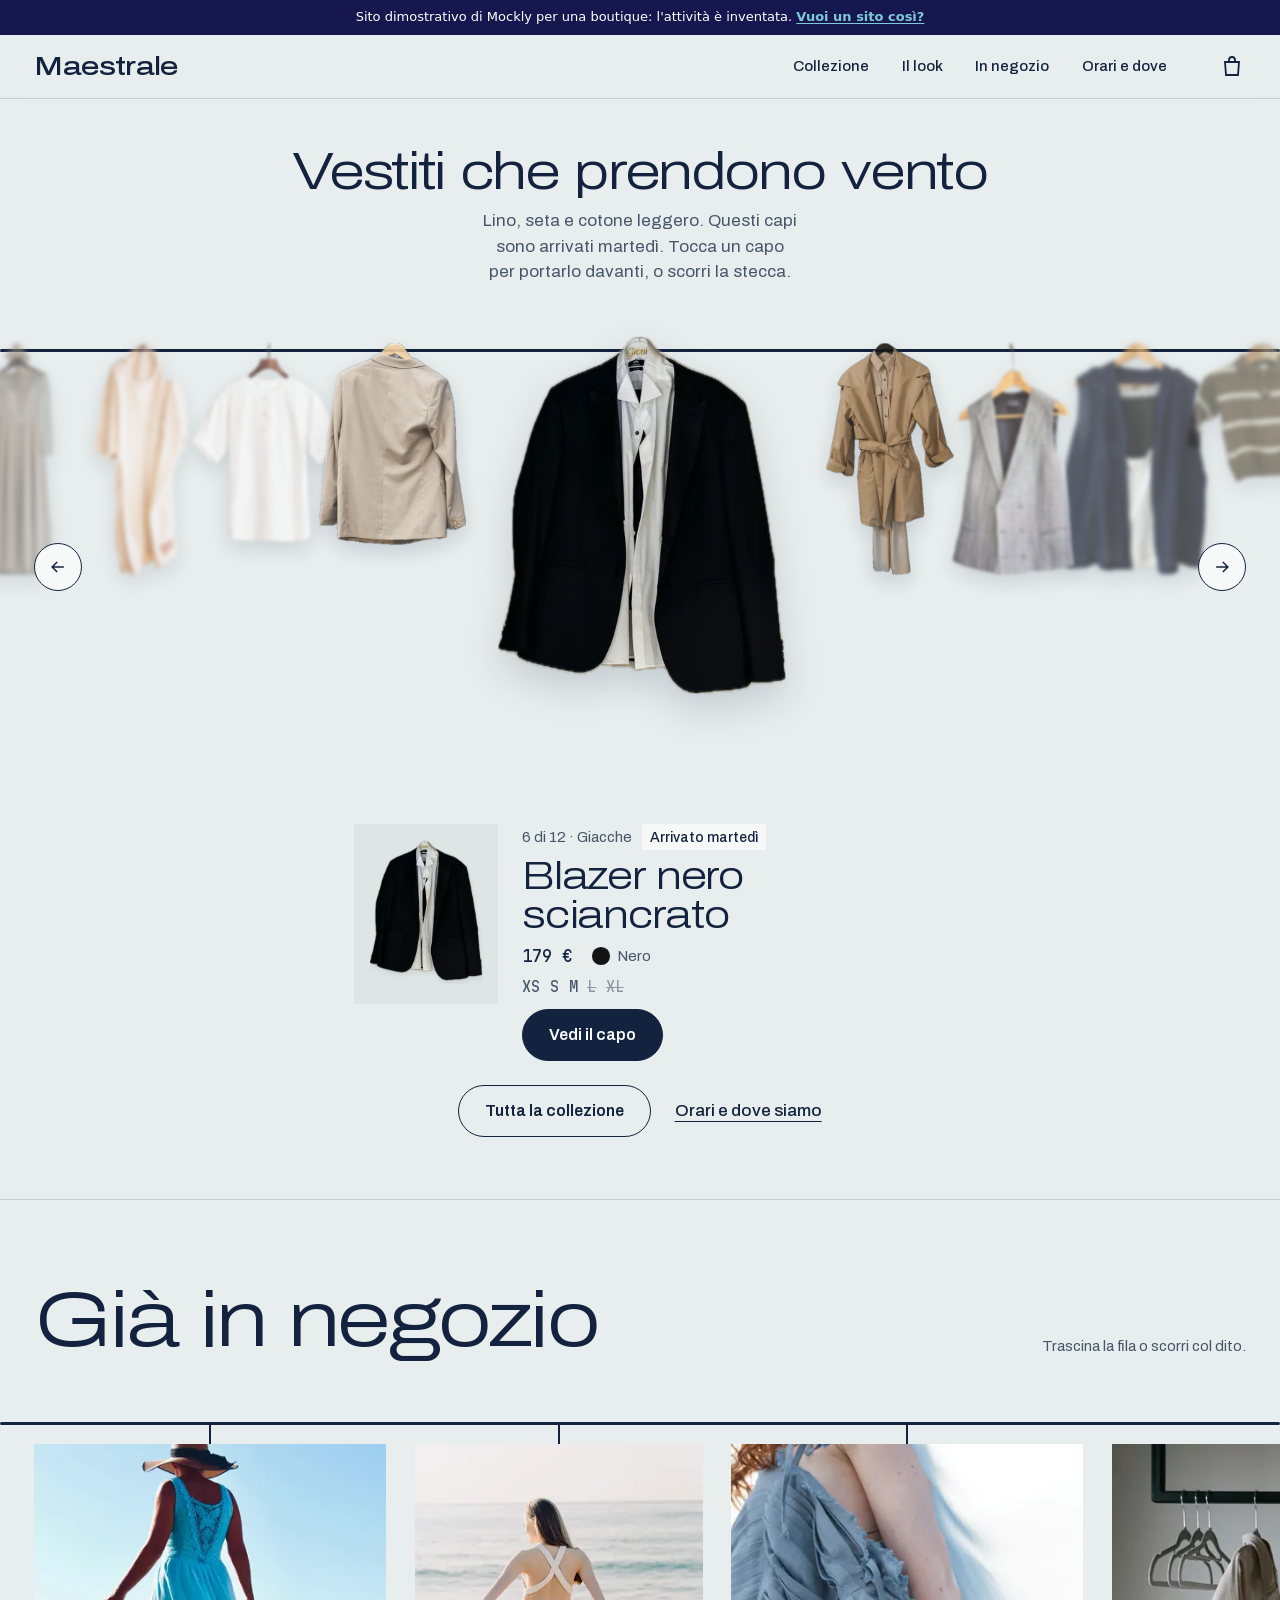
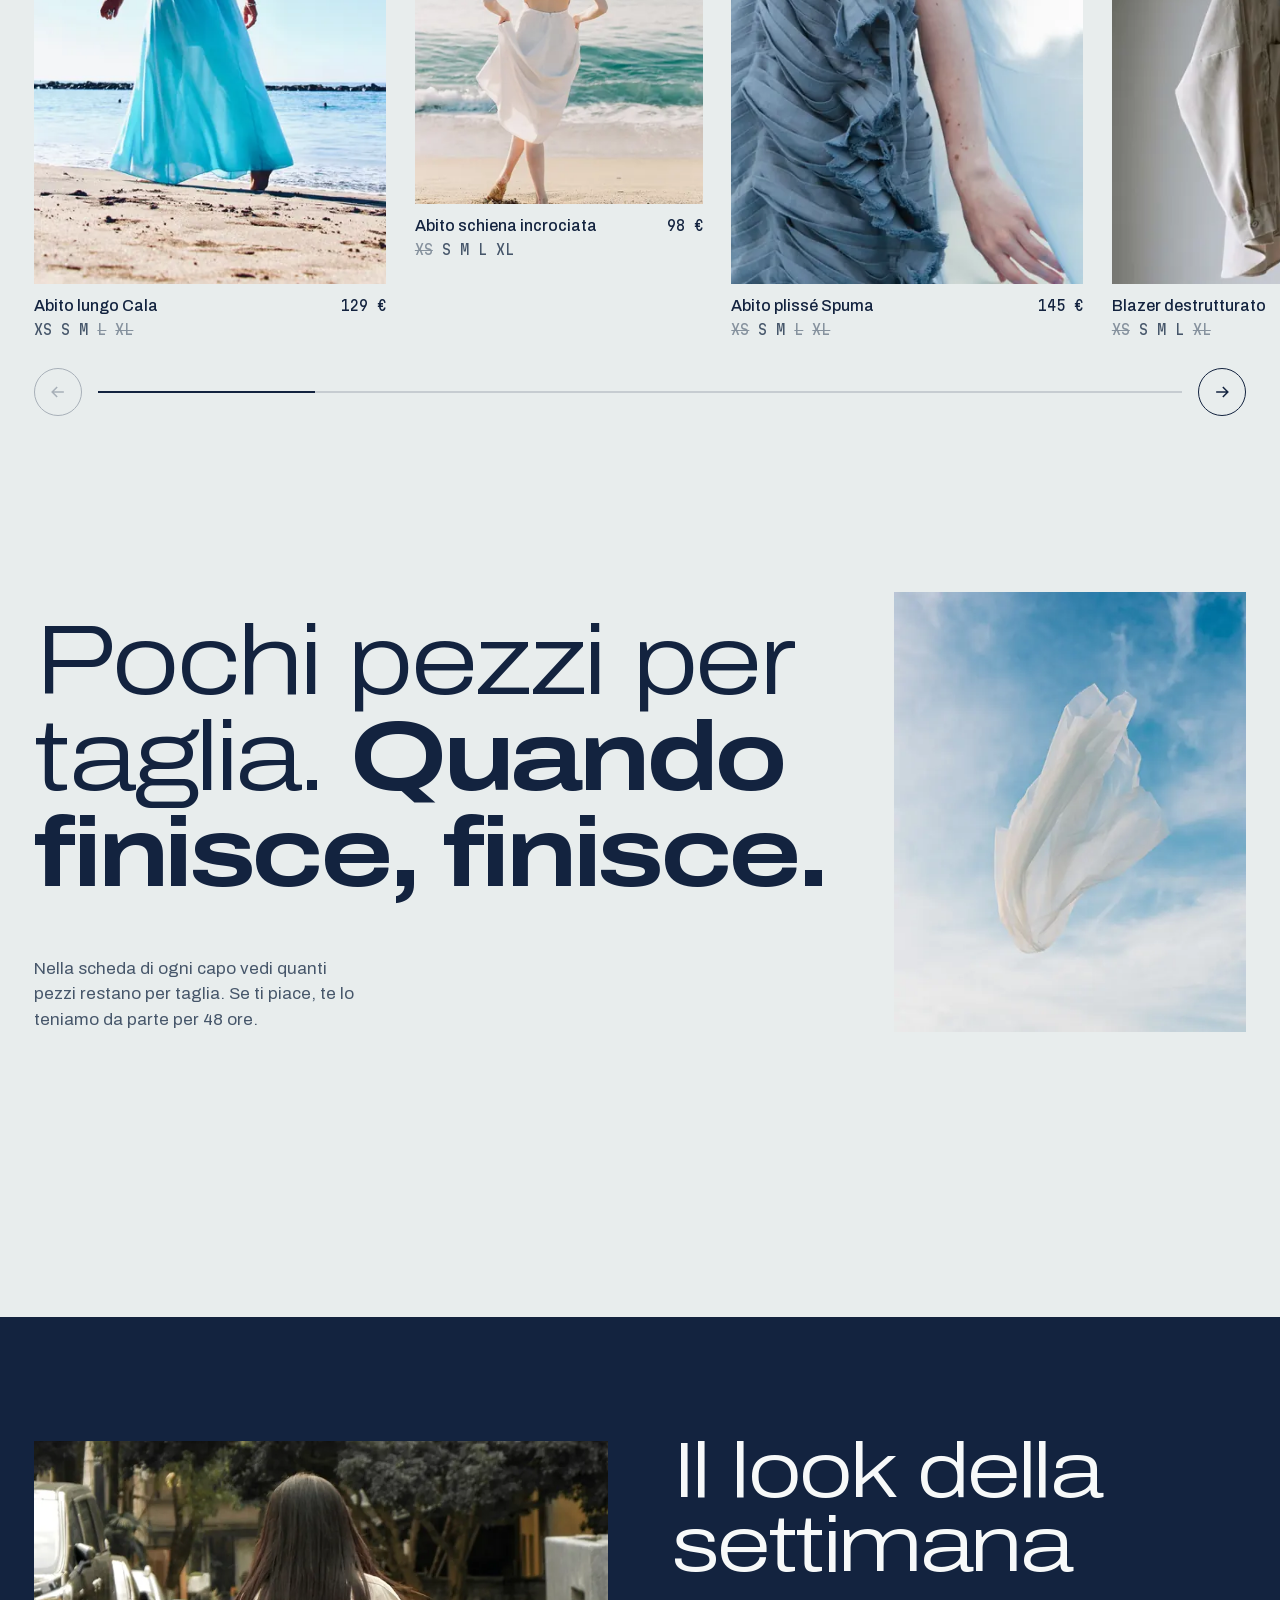
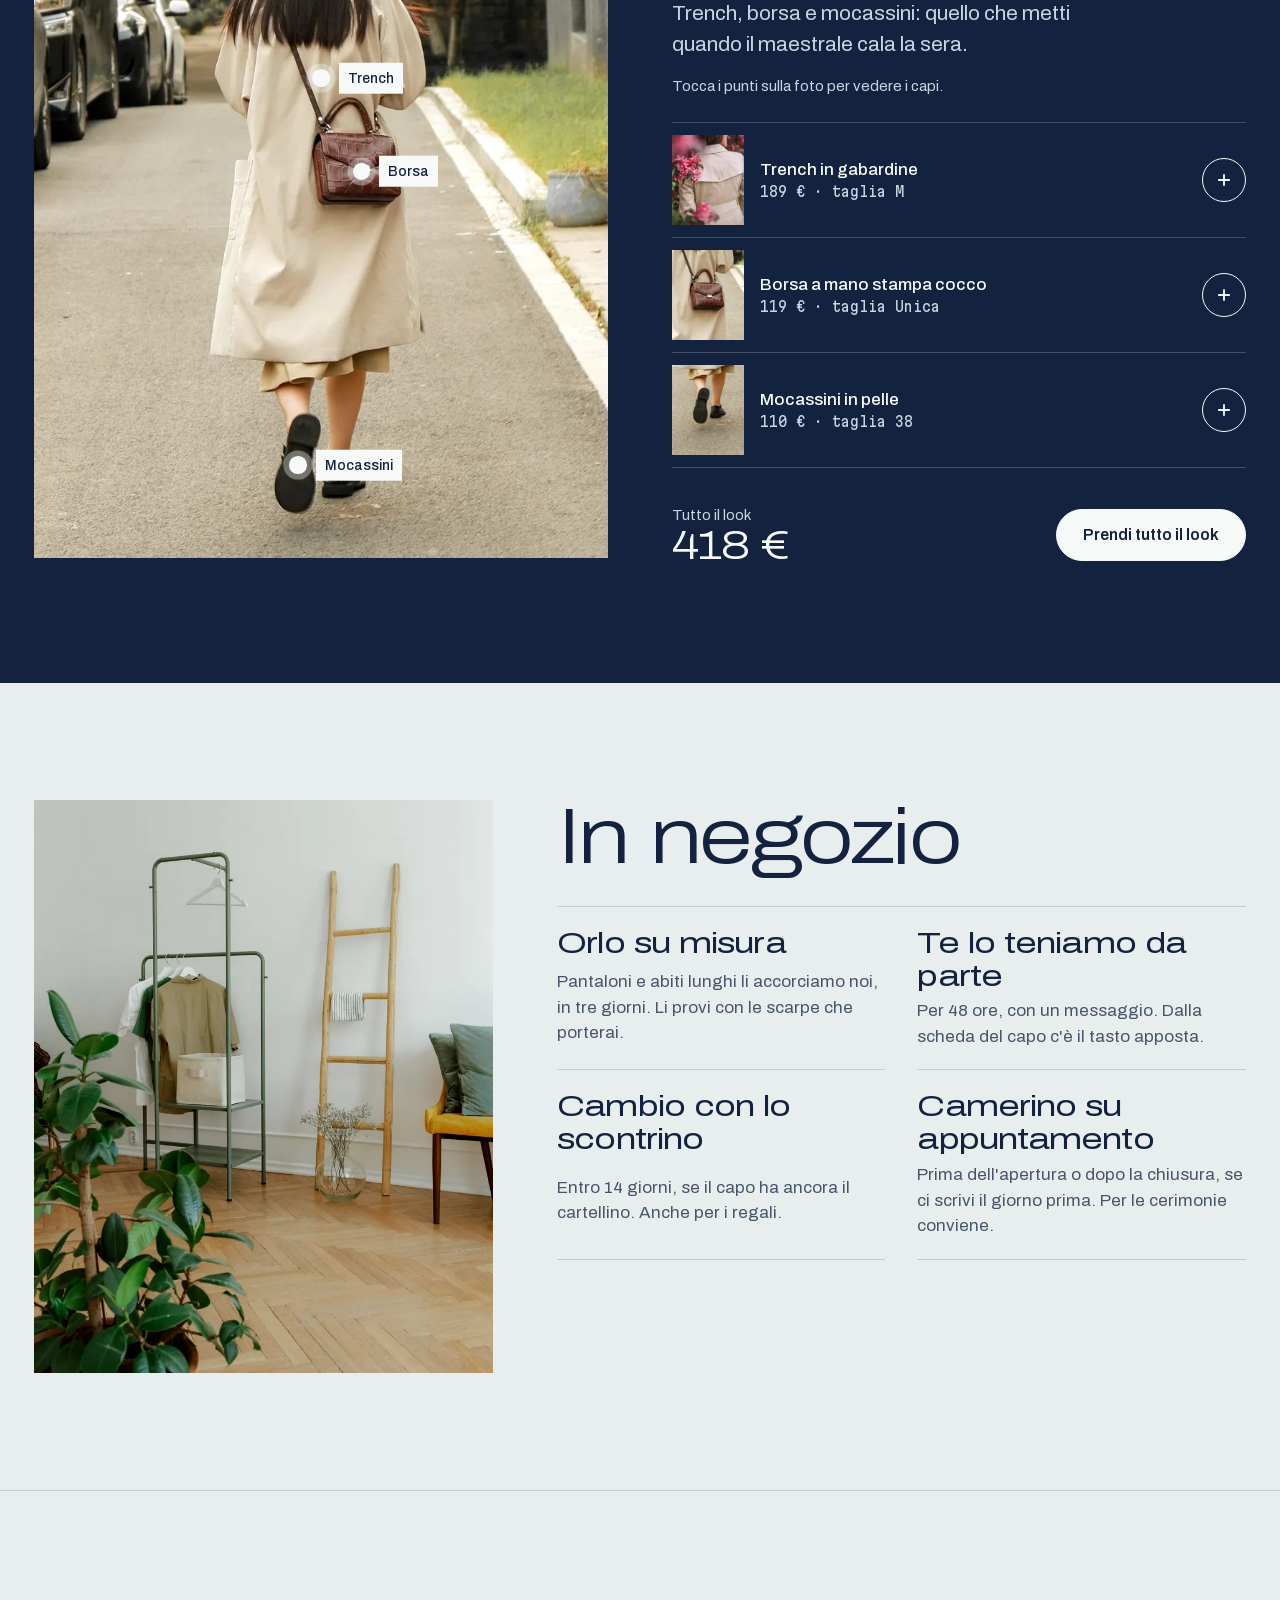
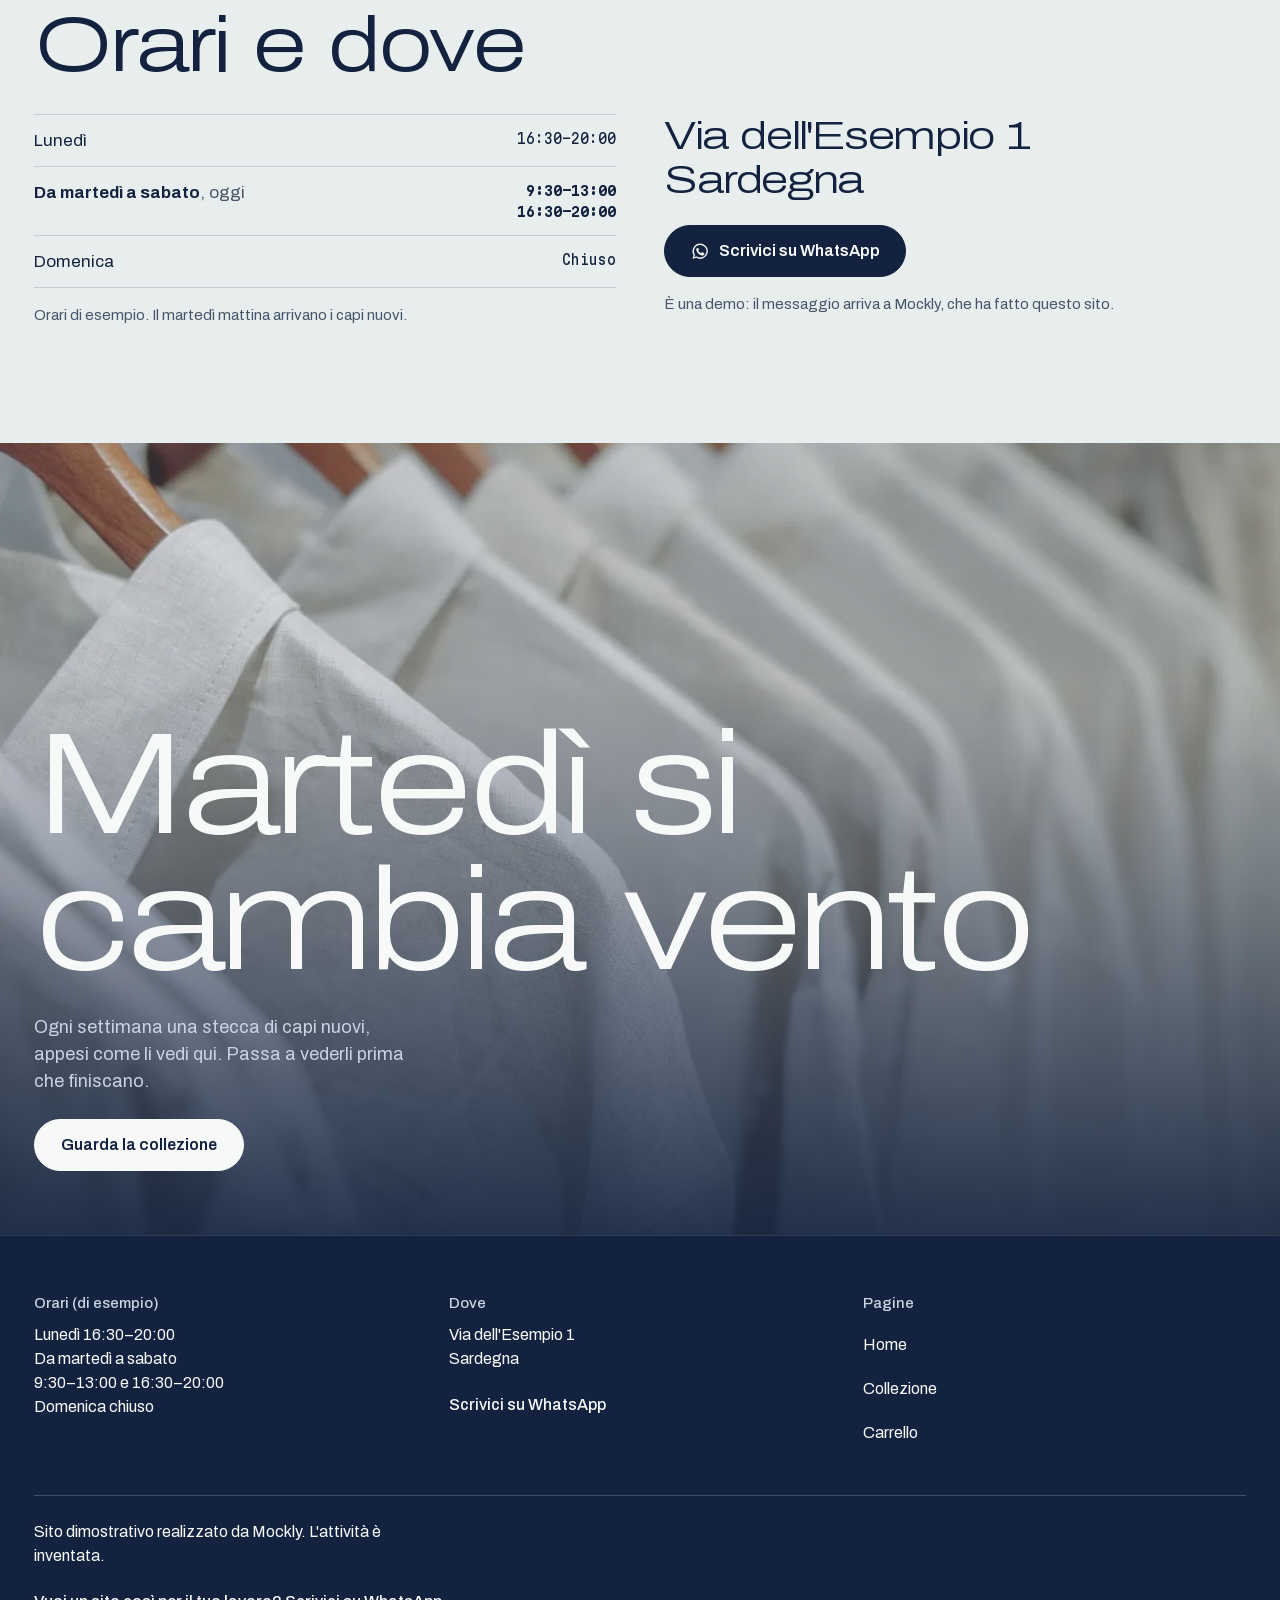
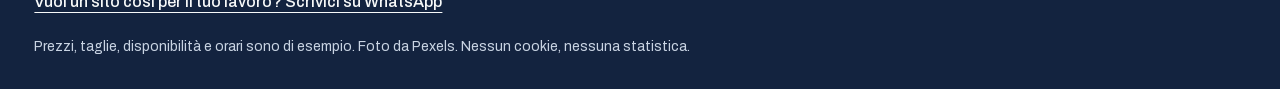
<file: index.html>
<!doctype html>
<html lang="it">
<head>
<meta charset="utf-8">
<meta name="viewport" content="width=device-width, initial-scale=1, viewport-fit=cover">
<title>Maestrale — boutique di abbigliamento (demo)</title>
<meta name="description" content="Lino, seta e cotone leggero. Capi nuovi ogni martedì, pochi pezzi per taglia. Demo di una boutique realizzata da Mockly: attività, prezzi e orari inventati.">
<meta name="robots" content="noindex">
<meta name="theme-color" content="#FFFFFF">
<meta property="og:type" content="website">
<meta property="og:locale" content="it_IT">
<meta property="og:site_name" content="Maestrale (demo di Mockly)">
<meta property="og:title" content="Maestrale — boutique di abbigliamento (demo)">
<meta property="og:description" content="Lino, seta e cotone leggero. Capi nuovi ogni martedì, pochi pezzi per taglia. Demo di una boutique realizzata da Mockly: attività, prezzi e orari inventati.">
<meta property="og:image" content="assets/img/anteprima-social.jpg">
<meta property="og:image:width" content="1200">
<meta property="og:image:height" content="630">
<meta property="og:image:alt" content="Maestrale: abito lungo azzurro mosso dal vento e la scritta Vestiti che prendono vento">
<meta name="twitter:card" content="summary_large_image">
<link rel="icon" href="assets/img/favicon.svg" type="image/svg+xml">
<link rel="apple-touch-icon" href="assets/img/apple-touch-icon.png">
<link rel="manifest" href="site.webmanifest">
<link rel="preload" href="assets/fonts/archivo-var.woff2" as="font" type="font/woff2" crossorigin>
<link rel="stylesheet" href="assets/css/style.css?v=1795534497">
<script>document.documentElement.classList.add("js")</script>
</head>
<body data-page="home" class="has-thumbbar">
<!-- Striscia Mockly: dice che questo è un sito dimostrativo -->
<div class="mockly-demo-bar" role="note"><p>Sito dimostrativo di Mockly per una boutique: l'attività è inventata. <a href="https://mockly.it/">Vuoi un sito così?</a></p></div>
<script>(function(){var b=document.currentScript.previousElementSibling,h=[];function pad(){var c=getComputedStyle(document.body),t=parseFloat(c.paddingTop)||0;b.style.margin="-"+t+"px -"+(parseFloat(c.paddingRight)||0)+"px "+t+"px -"+(parseFloat(c.paddingLeft)||0)+"px";}function find(){pad();h=[].filter.call(document.body.querySelectorAll("*"),function(e){if(e===b||b.contains(e))return false;if(e.hasAttribute("data-mockly-bar"))return true;var s=getComputedStyle(e);if(s.position!=="fixed"||s.top!=="0px")return false;var r=e.getBoundingClientRect();if(r.height>20&&r.height<innerHeight*.5&&r.width>innerWidth*.5){e.setAttribute("data-mockly-bar","");return true;}return false;});move();}function move(){var t=Math.max(0,b.offsetHeight-scrollY)+"px";h.forEach(function(e){e.style.top=t;});}addEventListener("load",find);addEventListener("resize",find);addEventListener("scroll",move,{passive:true});if(document.readyState!=="loading")find();else document.addEventListener("DOMContentLoaded",find);})();</script>
<style>.mockly-demo-bar{position:relative;z-index:1;margin:0;padding:8px 16px;background:#16174F;color:#fff;font:500 13px/1.45 system-ui,-apple-system,"Segoe UI",Roboto,sans-serif;text-align:center;letter-spacing:0}.mockly-demo-bar p{margin:0;color:inherit;font:inherit}.mockly-demo-bar a{color:#7FC8D8;font-weight:600;text-decoration:underline;text-underline-offset:2px}.mockly-demo-bar a:focus-visible{outline:2px solid #7FC8D8;outline-offset:2px}</style>
<a class="skip" href="#contenuto">Vai al contenuto</a>
<header class="header">
  <a class="logo" href="index.html">Maestrale<span class="logo__mark" aria-hidden="true"></span></a>
  <nav class="nav" aria-label="Principale"><a href="collezione.html">Collezione</a><a href="index.html#look">Il look</a><a href="index.html#negozio">In negozio</a><a href="index.html#visita">Orari e dove</a></nav>
  <div class="header__tools">
    <a class="icon-btn" href="carrello.html"><span class="sr-only">Carrello, capi:</span><svg viewBox="0 0 24 24" fill="none" stroke="currentColor" stroke-width="1.8" aria-hidden="true"><path d="M5 8h14l-1 13H6L5 8z"/><path d="M9 8V6a3 3 0 0 1 6 0v2"/></svg><span class="cart-count" data-cart-count data-n="0">0</span></a>
    <button class="icon-btn menu-btn" type="button" aria-controls="menu" aria-expanded="false" data-open><span class="label">Menu</span><svg viewBox="0 0 24 24" fill="none" stroke="currentColor" stroke-width="2" aria-hidden="true"><path d="M3 8h18M3 16h18"/></svg></button>
  </div>
</header>
<div class="menu" id="menu" role="dialog" aria-modal="true" aria-label="Menu" inert data-inert-closed>
  <div class="menu__bar"><span class="eyebrow">Menu</span><button class="icon-btn" type="button" data-close aria-label="Chiudi il menu"><svg viewBox="0 0 24 24" fill="none" stroke="currentColor" stroke-width="2" aria-hidden="true"><path d="M5 5l14 14M19 5L5 19"/></svg></button></div>
  <ul class="menu__list"><li><a href="collezione.html">Collezione</a></li><li><a href="index.html#look">Il look</a></li><li><a href="index.html#negozio">In negozio</a></li><li><a href="index.html#visita">Orari e dove</a></li></ul>
  <div class="menu__foot">
    <p>Via dell'Esempio 1 · martedì arrivano i capi nuovi</p>
    <a class="btn" data-wa="[DEMO — sito dimostrativo di Mockly, la boutique Maestrale è inventata]\nCiao! Vorrei un'informazione sui capi." href="https://wa.me/393517578080"><svg viewBox="0 0 24 24" fill="currentColor" aria-hidden="true"><path d="M12 2a10 10 0 0 0-8.6 15.1L2 22l5-1.3A10 10 0 1 0 12 2zm0 18.2a8.2 8.2 0 0 1-4.2-1.2l-.3-.2-3 .8.8-2.9-.2-.3A8.2 8.2 0 1 1 12 20.2zm4.5-6.1c-.2-.1-1.5-.7-1.7-.8-.2-.1-.4-.1-.6.1l-.8 1c-.1.2-.3.2-.5.1a6.7 6.7 0 0 1-3.3-2.9c-.3-.4.3-.4.7-1.3.1-.2 0-.3 0-.4l-.8-1.8c-.2-.5-.4-.4-.6-.4h-.5a1 1 0 0 0-.7.3 3 3 0 0 0-.9 2.2 5.2 5.2 0 0 0 1.1 2.7 11.8 11.8 0 0 0 4.5 4c1.7.7 2.3.8 3.2.6.5-.1 1.5-.6 1.7-1.2.2-.6.2-1.1.2-1.2-.1-.1-.3-.2-.5-.3z"/></svg>Scrivici su WhatsApp</a>
  </div>
</div>

<main id="contenuto">

  <!-- Prima schermata: la stecca con tutti i capi appesi -->
  <section class="rack" id="stecca-viva" aria-labelledby="titolo">
    <div class="rack__head wrap">
      <h1 class="rack__title" id="titolo">Vestiti che prendono vento</h1>
      <p class="rack__lead">Lino, seta e cotone leggero. Questi capi sono arrivati martedì. <span class="rack__hint">Tocca un capo per portarlo davanti, o scorri la stecca.</span></p>
    </div>
    <div class="rack__stage">
      <ul class="rack__track" aria-label="Tutti i capi, appesi alla stecca"></ul>
      <button class="rack__arrow rack__arrow--prev" type="button" data-rack="-1" aria-label="Capo precedente"><svg viewBox="0 0 24 24" fill="none" stroke="currentColor" stroke-width="1.8" aria-hidden="true"><path d="M19 12H5M11 6l-6 6 6 6"/></svg></button>
      <button class="rack__arrow rack__arrow--next" type="button" data-rack="1" aria-label="Capo successivo"><svg viewBox="0 0 24 24" fill="none" stroke="currentColor" stroke-width="1.8" aria-hidden="true"><path d="M5 12h14M13 6l6 6-6 6"/></svg></button>
    </div>
    <div class="rack__info wrap" aria-live="polite"></div>
    <div class="hero__actions wrap"><a class="btn btn--ghost" href="collezione.html">Tutta la collezione</a><a class="link" href="#visita">Orari e dove siamo</a></div>
  </section>

  <!-- Già in negozio: gli altri capi, con le foto indossate -->
  <section class="shelf" id="arrivi" aria-labelledby="t-arrivi">
    <div class="shelf__head wrap">
      <h2 class="h2" id="t-arrivi">Già in negozio</h2>
      <p class="shelf__note">Trascina la fila o scorri col dito.</p>
    </div>
    <div class="rail" data-rail>
      <ul class="rail__track" aria-label="Capi già in negozio">
<li class="card" data-id="abito-lungo-cala" data-colore="azzurro" data-taglie="XS S M" data-prezzo="129" data-nuovo="0"><a class="card__link" href="prodotto.html?id=abito-lungo-cala"><div class="card__media wind"><img src="assets/img/abito-lungo-800.webp" srcset="assets/img/abito-lungo-400.webp 400w, assets/img/abito-lungo-800.webp 800w, assets/img/abito-lungo-1200.webp 1200w" sizes="(min-width: 64em) 24vw, (min-width: 48em) 36vw, 64vw" width="1200" height="1500" alt="Donna di spalle in riva al mare con l'abito lungo azzurro mosso dal vento" loading="lazy" decoding="async"></div><div class="card__info"><h3 class="card__name">Abito lungo Cala</h3><span class="card__price">129 €</span><p class="card__sizes"><span class="sr-only">Colore azzurro. Taglie disponibili: XS, S, M</span><span aria-hidden="true">XS S M <s>L</s> <s>XL</s></span></p></div></a></li>
<li class="card" data-id="abito-schiena-incrociata" data-colore="bianco" data-taglie="S M L XL" data-prezzo="98" data-nuovo="0"><a class="card__link" href="prodotto.html?id=abito-schiena-incrociata"><div class="card__media wind"><img src="assets/img/abito-bianco-800.webp" srcset="assets/img/abito-bianco-400.webp 400w, assets/img/abito-bianco-800.webp 800w, assets/img/abito-bianco-1200.webp 1200w" sizes="(min-width: 64em) 24vw, (min-width: 48em) 36vw, 64vw" width="1200" height="1500" alt="Abito bianco con la schiena incrociata, indossato in riva al mare, visto di spalle" loading="lazy" decoding="async"></div><div class="card__info"><h3 class="card__name">Abito schiena incrociata</h3><span class="card__price">98 €</span><p class="card__sizes"><span class="sr-only">Colore bianco. Taglie disponibili: S, M, L, XL</span><span aria-hidden="true"><s>XS</s> S M L XL</span></p></div></a></li>
<li class="card" data-id="abito-plisse-spuma" data-colore="azzurro" data-taglie="S M" data-prezzo="145" data-nuovo="0"><a class="card__link" href="prodotto.html?id=abito-plisse-spuma"><div class="card__media wind"><img src="assets/img/abito-plisse-800.webp" srcset="assets/img/abito-plisse-400.webp 400w, assets/img/abito-plisse-800.webp 800w, assets/img/abito-plisse-1200.webp 1200w" sizes="(min-width: 64em) 24vw, (min-width: 48em) 36vw, 64vw" width="1200" height="1500" alt="Dettaglio dell'abito plissé grigio azzurro con volant, indossato" loading="lazy" decoding="async"></div><div class="card__info"><h3 class="card__name">Abito plissé Spuma</h3><span class="card__price">145 €</span><p class="card__sizes"><span class="sr-only">Colore azzurro. Taglie disponibili: S, M</span><span aria-hidden="true"><s>XS</s> S M <s>L</s> <s>XL</s></span></p></div></a></li>
<li class="card" data-id="blazer-destrutturato" data-colore="sabbia" data-taglie="S M L" data-prezzo="169" data-nuovo="0"><a class="card__link" href="prodotto.html?id=blazer-destrutturato"><div class="card__media wind"><img src="assets/img/blazer-720.webp" srcset="assets/img/blazer-400.webp 400w, assets/img/blazer-720.webp 720w" sizes="(min-width: 64em) 24vw, (min-width: 48em) 36vw, 64vw" width="720" height="900" alt="Blazer color sabbia appeso a un appendiabiti nero su parete chiara" loading="lazy" decoding="async"></div><div class="card__info"><h3 class="card__name">Blazer destrutturato</h3><span class="card__price">169 €</span><p class="card__sizes"><span class="sr-only">Colore sabbia. Taglie disponibili: S, M, L</span><span aria-hidden="true"><s>XS</s> S M L <s>XL</s></span></p></div></a></li>
<li class="card" data-id="camicia-giacca-cotone" data-colore="sabbia" data-taglie="XS S M L XL" data-prezzo="89" data-nuovo="0"><a class="card__link" href="prodotto.html?id=camicia-giacca-cotone"><div class="card__media wind"><img src="assets/img/overshirt-800.webp" srcset="assets/img/overshirt-400.webp 400w, assets/img/overshirt-800.webp 800w, assets/img/overshirt-1200.webp 1200w" sizes="(min-width: 64em) 24vw, (min-width: 48em) 36vw, 64vw" width="1200" height="1500" alt="Camicia giacca color cammello appesa accanto a una camicia chiara" loading="lazy" decoding="async"></div><div class="card__info"><h3 class="card__name">Camicia giacca in cotone</h3><span class="card__price">89 €</span><p class="card__sizes"><span class="sr-only">Colore sabbia. Taglie disponibili: XS, S, M, L, XL</span><span aria-hidden="true">XS S M L XL</span></p></div></a></li>
<li class="card" data-id="maglia-righe-cotone" data-colore="blu" data-taglie="XS S M L" data-prezzo="69" data-nuovo="0"><a class="card__link" href="prodotto.html?id=maglia-righe-cotone"><div class="card__media wind"><img src="assets/img/maglia-righe-800.webp" srcset="assets/img/maglia-righe-400.webp 400w, assets/img/maglia-righe-800.webp 800w" sizes="(min-width: 64em) 24vw, (min-width: 48em) 36vw, 64vw" width="800" height="1000" alt="Maglia a maglia grossa con righe blu e grigie, piegata su fondo bianco" loading="lazy" decoding="async"></div><div class="card__info"><h3 class="card__name">Maglia a righe in cotone</h3><span class="card__price">69 €</span><p class="card__sizes"><span class="sr-only">Colore blu. Taglie disponibili: XS, S, M, L</span><span aria-hidden="true">XS S M L <s>XL</s></span></p></div></a></li>
<li class="card" data-id="chemisier-cintura" data-colore="blu" data-taglie="S M L XL" data-prezzo="115" data-nuovo="0"><a class="card__link" href="prodotto.html?id=chemisier-cintura"><div class="card__media wind"><img src="assets/img/chemisier-800.webp" srcset="assets/img/chemisier-400.webp 400w, assets/img/chemisier-800.webp 800w" sizes="(min-width: 64em) 24vw, (min-width: 48em) 36vw, 64vw" width="800" height="1000" alt="Abito chemisier blu con cintura su un manichino, davanti a un muro rosa" loading="lazy" decoding="async"></div><div class="card__info"><h3 class="card__name">Chemisier con cintura</h3><span class="card__price">115 €</span><p class="card__sizes"><span class="sr-only">Colore blu. Taglie disponibili: S, M, L, XL</span><span aria-hidden="true"><s>XS</s> S M L XL</span></p></div></a></li>
<li class="card" data-id="foulard-seta-grafico" data-colore="arancio" data-taglie="Unica" data-prezzo="49" data-nuovo="0"><a class="card__link" href="prodotto.html?id=foulard-seta-grafico"><div class="card__media wind"><img src="assets/img/foulard-800.webp" srcset="assets/img/foulard-400.webp 400w, assets/img/foulard-800.webp 800w, assets/img/foulard-1200.webp 1200w" sizes="(min-width: 64em) 24vw, (min-width: 48em) 36vw, 64vw" width="1200" height="1500" alt="Foulard in seta con stampa grafica arancio, blu e nera, annodato" loading="lazy" decoding="async"></div><div class="card__info"><h3 class="card__name">Foulard in seta, stampa grafica</h3><span class="card__price">49 €</span><p class="card__sizes"><span class="sr-only">Colore arancio. Taglie disponibili: Unica</span><span aria-hidden="true">Unica</span></p></div></a></li>
<li class="card" data-id="foulard-seta-mimosa" data-colore="giallo" data-taglie="Unica" data-prezzo="45" data-nuovo="0"><a class="card__link" href="prodotto.html?id=foulard-seta-mimosa"><div class="card__media wind"><img src="assets/img/foulard-giallo-800.webp" srcset="assets/img/foulard-giallo-400.webp 400w, assets/img/foulard-giallo-800.webp 800w, assets/img/foulard-giallo-1200.webp 1200w" sizes="(min-width: 64em) 24vw, (min-width: 48em) 36vw, 64vw" width="1200" height="1500" alt="Foulard in seta giallo annodato su una camicia bianca" loading="lazy" decoding="async"><span class="card__badge card__badge--last">Ultimo pezzo</span></div><div class="card__info"><h3 class="card__name">Foulard in seta Mimosa</h3><span class="card__price">45 €</span><p class="card__sizes"><span class="sr-only">Colore giallo. Taglie disponibili: Unica</span><span aria-hidden="true">Unica</span></p></div></a></li>
<li class="card" data-id="pantalone-palazzo-foglie" data-colore="giallo" data-taglie="XS S L XL" data-prezzo="85" data-nuovo="0"><a class="card__link" href="prodotto.html?id=pantalone-palazzo-foglie"><div class="card__media wind"><img src="assets/img/palazzo-800.webp" srcset="assets/img/palazzo-400.webp 400w, assets/img/palazzo-800.webp 800w, assets/img/palazzo-1200.webp 1200w" sizes="(min-width: 64em) 24vw, (min-width: 48em) 36vw, 64vw" width="1200" height="1500" alt="Pantalone palazzo giallo con stampa di foglie, indossato, inquadrato dalla vita in giù" loading="lazy" decoding="async"></div><div class="card__info"><h3 class="card__name">Pantalone palazzo a foglie</h3><span class="card__price">85 €</span><p class="card__sizes"><span class="sr-only">Colore giallo. Taglie disponibili: XS, S, L, XL</span><span aria-hidden="true">XS S <s>M</s> L XL</span></p></div></a></li>
<li class="card" data-id="trench-gabardine" data-colore="sabbia" data-taglie="XS S M L" data-prezzo="189" data-nuovo="0"><a class="card__link" href="prodotto.html?id=trench-gabardine"><div class="card__media wind"><img src="assets/img/trench-800.webp" srcset="assets/img/trench-400.webp 400w, assets/img/trench-800.webp 800w, assets/img/trench-1200.webp 1200w" sizes="(min-width: 64em) 24vw, (min-width: 48em) 36vw, 64vw" width="1200" height="1500" alt="Trench color sabbia indossato, visto di spalle fra rami in fiore" loading="lazy" decoding="async"></div><div class="card__info"><h3 class="card__name">Trench in gabardine</h3><span class="card__price">189 €</span><p class="card__sizes"><span class="sr-only">Colore sabbia. Taglie disponibili: XS, S, M, L</span><span aria-hidden="true">XS S M L <s>XL</s></span></p></div></a></li>
<li class="card" data-id="giacca-trapuntata" data-colore="salvia" data-taglie="S M L XL" data-prezzo="135" data-nuovo="0"><a class="card__link" href="prodotto.html?id=giacca-trapuntata"><div class="card__media wind"><img src="assets/img/trapuntata-800.webp" srcset="assets/img/trapuntata-400.webp 400w, assets/img/trapuntata-800.webp 800w, assets/img/trapuntata-1200.webp 1200w" sizes="(min-width: 64em) 24vw, (min-width: 48em) 36vw, 64vw" width="1200" height="1500" alt="Giacca trapuntata color salvia appoggiata sulle spalle, vista di spalle" loading="lazy" decoding="async"></div><div class="card__info"><h3 class="card__name">Giacca trapuntata</h3><span class="card__price">135 €</span><p class="card__sizes"><span class="sr-only">Colore salvia. Taglie disponibili: S, M, L, XL</span><span aria-hidden="true"><s>XS</s> S M L XL</span></p></div></a></li>
<li class="card" data-id="pantalone-gessato" data-colore="nero" data-taglie="XS S M L XL" data-prezzo="89" data-nuovo="0"><a class="card__link" href="prodotto.html?id=pantalone-gessato"><div class="card__media wind"><img src="assets/img/pantalone-righe-800.webp" srcset="assets/img/pantalone-righe-400.webp 400w, assets/img/pantalone-righe-800.webp 800w" sizes="(min-width: 64em) 24vw, (min-width: 48em) 36vw, 64vw" width="800" height="1000" alt="Pantalone nero gessato a vita alta con una mano in tasca" loading="lazy" decoding="async"></div><div class="card__info"><h3 class="card__name">Pantalone gessato</h3><span class="card__price">89 €</span><p class="card__sizes"><span class="sr-only">Colore nero. Taglie disponibili: XS, S, M, L, XL</span><span aria-hidden="true">XS S M L XL</span></p></div></a></li>
<li class="card" data-id="camicia-righe-sottili" data-colore="grigio" data-taglie="XS S M L" data-prezzo="75" data-nuovo="0"><a class="card__link" href="prodotto.html?id=camicia-righe-sottili"><div class="card__media wind"><img src="assets/img/camicia-righe-800.webp" srcset="assets/img/camicia-righe-400.webp 400w, assets/img/camicia-righe-800.webp 800w" sizes="(min-width: 64em) 24vw, (min-width: 48em) 36vw, 64vw" width="800" height="1000" alt="Mani che abbottonano una camicia a righe sottili" loading="lazy" decoding="async"></div><div class="card__info"><h3 class="card__name">Camicia a righe sottili</h3><span class="card__price">75 €</span><p class="card__sizes"><span class="sr-only">Colore grigio. Taglie disponibili: XS, S, M, L</span><span aria-hidden="true">XS S M L <s>XL</s></span></p></div></a></li>
<li class="card" data-id="maglione-trecce" data-colore="bianco" data-taglie="S M L" data-prezzo="99" data-nuovo="0"><a class="card__link" href="prodotto.html?id=maglione-trecce"><div class="card__media wind"><img src="assets/img/maglione-800.webp" srcset="assets/img/maglione-400.webp 400w, assets/img/maglione-800.webp 800w, assets/img/maglione-1200.webp 1200w" sizes="(min-width: 64em) 24vw, (min-width: 48em) 36vw, 64vw" width="1200" height="1500" alt="Pila di maglioni a trecce piegati, dal bianco al nocciola" loading="lazy" decoding="async"><img class="alt" src="assets/img/maglione-2-800.webp" srcset="assets/img/maglione-2-400.webp 400w, assets/img/maglione-2-800.webp 800w, assets/img/maglione-2-1200.webp 1200w" sizes="(min-width: 64em) 24vw, (min-width: 48em) 36vw, 64vw" width="1200" height="1500" alt="" loading="lazy" decoding="async"></div><div class="card__info"><h3 class="card__name">Maglione a trecce</h3><span class="card__price">99 €</span><p class="card__sizes"><span class="sr-only">Colore bianco. Taglie disponibili: S, M, L</span><span aria-hidden="true"><s>XS</s> S M L <s>XL</s></span></p></div></a></li>
<li class="card" data-id="borsa-cocco" data-colore="marrone" data-taglie="Unica" data-prezzo="119" data-nuovo="0"><a class="card__link" href="prodotto.html?id=borsa-cocco"><div class="card__media wind"><img src="assets/img/borsa-400.webp" srcset="assets/img/borsa-400.webp 400w" sizes="(min-width: 64em) 24vw, (min-width: 48em) 36vw, 64vw" width="400" height="500" alt="Borsa a mano marrone stampa cocco portata a tracolla su un trench" loading="lazy" decoding="async"></div><div class="card__info"><h3 class="card__name">Borsa a mano stampa cocco</h3><span class="card__price">119 €</span><p class="card__sizes"><span class="sr-only">Colore marrone. Taglie disponibili: Unica</span><span aria-hidden="true">Unica</span></p></div></a></li>
<li class="card" data-id="mocassini-pelle" data-colore="nero" data-taglie="37 38 39" data-prezzo="110" data-nuovo="0"><a class="card__link" href="prodotto.html?id=mocassini-pelle"><div class="card__media wind"><img src="assets/img/mocassini-400.webp" srcset="assets/img/mocassini-400.webp 400w" sizes="(min-width: 64em) 24vw, (min-width: 48em) 36vw, 64vw" width="400" height="500" alt="Mocassini neri in pelle mentre si cammina" loading="lazy" decoding="async"></div><div class="card__info"><h3 class="card__name">Mocassini in pelle</h3><span class="card__price">110 €</span><p class="card__sizes"><span class="sr-only">Colore nero. Taglie disponibili: 37, 38, 39</span><span aria-hidden="true">37 38 39 <s>40</s></span></p></div></a></li>
<li class="rail__end"><a href="collezione.html"><span>Tutti i 29 capi</span><svg viewBox="0 0 24 24" fill="none" stroke="currentColor" stroke-width="1.6" aria-hidden="true"><path d="M5 12h14M13 6l6 6-6 6"/></svg></a></li>
      </ul>
      <div class="rail__foot wrap">
        <button class="rail__btn" type="button" data-dir="-1" aria-label="Capi precedenti"><svg viewBox="0 0 24 24" fill="none" stroke="currentColor" stroke-width="1.8" aria-hidden="true"><path d="M19 12H5M11 6l-6 6 6 6"/></svg></button>
        <div class="rail__bar" aria-hidden="true"><span></span></div>
        <button class="rail__btn" type="button" data-dir="1" aria-label="Capi successivi"><svg viewBox="0 0 24 24" fill="none" stroke="currentColor" stroke-width="1.8" aria-hidden="true"><path d="M5 12h14M13 6l6 6-6 6"/></svg></button>
      </div>
    </div>
  </section>

  <!-- Una frase sola -->
  <section class="still wrap" aria-label="Pochi pezzi per taglia">
    <p class="still__text reveal">Pochi pezzi per taglia. <b>Quando finisce, finisce.</b></p>
    <div class="still__media wind reveal"><img src="assets/img/vento-800.webp" srcset="assets/img/vento-480.webp 480w, assets/img/vento-800.webp 800w, assets/img/vento-1200.webp 1200w" sizes="(min-width: 48em) 22rem, 48vw" width="1200" height="1500" alt="Un velo bianco portato dal vento nel cielo azzurro" loading="lazy" decoding="async"></div>
    <p class="still__note reveal">Nella scheda di ogni capo vedi quanti pezzi restano per taglia. Se ti piace, te lo teniamo da parte per 48 ore.</p>
  </section>

  <!-- Il look della settimana -->
  <section class="look" id="look" aria-labelledby="t-look">
    <div class="look__grid wrap">
      <div class="look__photo">
        <div class="wind"><img src="assets/img/look-800.webp" srcset="assets/img/look-480.webp 480w, assets/img/look-800.webp 800w, assets/img/look-1200.webp 1200w" sizes="(min-width: 48em) 45vw, 100vw" width="1200" height="1500" alt="Una donna di spalle cammina per strada con trench color sabbia, borsa marrone a tracolla e mocassini neri" loading="lazy" decoding="async"></div>
        <button class="hotspot" type="button" data-id="trench-gabardine" aria-pressed="false" style="left:50%;top:33%"><span class="sr-only">Mostra </span><span class="hotspot__label">Trench</span></button><button class="hotspot" type="button" data-id="borsa-cocco" aria-pressed="false" style="left:57%;top:46%"><span class="sr-only">Mostra </span><span class="hotspot__label">Borsa</span></button><button class="hotspot" type="button" data-id="mocassini-pelle" aria-pressed="false" style="left:46%;top:87%"><span class="sr-only">Mostra </span><span class="hotspot__label">Mocassini</span></button>
      </div>
      <div class="look__side">
        <h2 class="h2" id="t-look">Il look della settimana</h2>
        <p class="lead">Trench, borsa e mocassini: quello che metti quando il maestrale cala la sera.</p>
        <p class="look__hint">Tocca i punti sulla foto per vedere i capi.</p>
        <ul class="look__list"><li class="look__item" data-id="trench-gabardine"><div class="look__thumb wind"><img src="assets/img/trench-800.webp" srcset="assets/img/trench-400.webp 400w, assets/img/trench-800.webp 800w, assets/img/trench-1200.webp 1200w" sizes="72px" width="1200" height="1500" alt="" loading="lazy" decoding="async"></div>
          <p class="look__name"><a href="prodotto.html?id=trench-gabardine">Trench in gabardine</a><span class="look__price">189 € · taglia M</span></p>
          <button class="look__add" type="button" aria-label="Aggiungi Trench in gabardine al carrello"><svg viewBox="0 0 24 24" fill="none" stroke="currentColor" stroke-width="2.2" aria-hidden="true"><path d="M12 5v14M5 12h14"/></svg></button></li><li class="look__item" data-id="borsa-cocco"><div class="look__thumb wind"><img src="assets/img/borsa-400.webp" srcset="assets/img/borsa-400.webp 400w" sizes="72px" width="400" height="500" alt="" loading="lazy" decoding="async"></div>
          <p class="look__name"><a href="prodotto.html?id=borsa-cocco">Borsa a mano stampa cocco</a><span class="look__price">119 € · taglia Unica</span></p>
          <button class="look__add" type="button" aria-label="Aggiungi Borsa a mano stampa cocco al carrello"><svg viewBox="0 0 24 24" fill="none" stroke="currentColor" stroke-width="2.2" aria-hidden="true"><path d="M12 5v14M5 12h14"/></svg></button></li><li class="look__item" data-id="mocassini-pelle"><div class="look__thumb wind"><img src="assets/img/mocassini-400.webp" srcset="assets/img/mocassini-400.webp 400w" sizes="72px" width="400" height="500" alt="" loading="lazy" decoding="async"></div>
          <p class="look__name"><a href="prodotto.html?id=mocassini-pelle">Mocassini in pelle</a><span class="look__price">110 € · taglia 38</span></p>
          <button class="look__add" type="button" aria-label="Aggiungi Mocassini in pelle al carrello"><svg viewBox="0 0 24 24" fill="none" stroke="currentColor" stroke-width="2.2" aria-hidden="true"><path d="M12 5v14M5 12h14"/></svg></button></li></ul>
        <div class="look__total"><p>Tutto il look<b>418 €</b></p><button class="btn btn--light" type="button" data-look-all>Prendi tutto il look</button></div>
      </div>
    </div>
  </section>

  <!-- Servizi in negozio -->
  <section class="section wrap" id="negozio" aria-labelledby="t-negozio">
    <div class="services">
      <div class="services__media wind reveal"><img src="assets/img/negozio-800.webp" srcset="assets/img/negozio-480.webp 480w, assets/img/negozio-800.webp 800w, assets/img/negozio-1200.webp 1200w" sizes="(min-width: 48em) 38vw, 100vw" width="1200" height="1500" alt="Un appendiabiti in metallo con pochi capi chiari, una scala di legno e piante, in una stanza luminosa" loading="lazy" decoding="async"></div>
      <div>
        <h2 class="h2" id="t-negozio">In negozio</h2>
        <ul class="services__list">
          <li class="reveal"><h3>Orlo su misura</h3><p>Pantaloni e abiti lunghi li accorciamo noi, in tre giorni. Li provi con le scarpe che porterai.</p></li>
          <li class="reveal"><h3>Te lo teniamo da parte</h3><p>Per 48 ore, con un messaggio. Dalla scheda del capo c'è il tasto apposta.</p></li>
          <li class="reveal"><h3>Cambio con lo scontrino</h3><p>Entro 14 giorni, se il capo ha ancora il cartellino. Anche per i regali.</p></li>
          <li class="reveal"><h3>Camerino su appuntamento</h3><p>Prima dell'apertura o dopo la chiusura, se ci scrivi il giorno prima. Per le cerimonie conviene.</p></li>
        </ul>
      </div>
    </div>
  </section>

  <!-- Orari e dove -->
  <section class="section wrap visit" id="visita" aria-labelledby="t-visita">
    <h2 class="h2" id="t-visita">Orari e dove</h2>
    <div class="visit__grid">
      <div>
        <ul class="hours" aria-label="Orari di esempio">
          <li data-day="1"><span>Lunedì</span><span>16:30–20:00</span></li>
          <li data-day="2,3,4,5,6"><span>Da martedì a sabato</span><span>9:30–13:00<br>16:30–20:00</span></li>
          <li data-day="0"><span>Domenica</span><span>Chiuso</span></li>
        </ul>
        <p class="visit__note">Orari di esempio. Il martedì mattina arrivano i capi nuovi.</p>
      </div>
      <div>
        <p class="address">Via dell'Esempio 1<br>Sardegna</p>
        <a class="btn" data-wa="[DEMO — sito dimostrativo di Mockly, la boutique Maestrale è inventata]\nCiao! Vorrei un'informazione sui capi." href="https://wa.me/393517578080"><svg viewBox="0 0 24 24" fill="currentColor" aria-hidden="true"><path d="M12 2a10 10 0 0 0-8.6 15.1L2 22l5-1.3A10 10 0 1 0 12 2zm0 18.2a8.2 8.2 0 0 1-4.2-1.2l-.3-.2-3 .8.8-2.9-.2-.3A8.2 8.2 0 1 1 12 20.2zm4.5-6.1c-.2-.1-1.5-.7-1.7-.8-.2-.1-.4-.1-.6.1l-.8 1c-.1.2-.3.2-.5.1a6.7 6.7 0 0 1-3.3-2.9c-.3-.4.3-.4.7-1.3.1-.2 0-.3 0-.4l-.8-1.8c-.2-.5-.4-.4-.6-.4h-.5a1 1 0 0 0-.7.3 3 3 0 0 0-.9 2.2 5.2 5.2 0 0 0 1.1 2.7 11.8 11.8 0 0 0 4.5 4c1.7.7 2.3.8 3.2.6.5-.1 1.5-.6 1.7-1.2.2-.6.2-1.1.2-1.2-.1-.1-.3-.2-.5-.3z"/></svg>Scrivici su WhatsApp</a>
        <p class="visit__note">È una demo: il messaggio arriva a Mockly, che ha fatto questo sito.</p>
      </div>
    </div>
  </section>

  <!-- Finale -->
  <section class="finale" aria-labelledby="t-fine">
    <div class="finale__media wind"><img src="assets/img/arrivi-800.webp" srcset="assets/img/arrivi-480.webp 480w, assets/img/arrivi-800.webp 800w, assets/img/arrivi-1200.webp 1200w" sizes="100vw" width="1200" height="1500" alt="" loading="lazy" decoding="async"></div>
    <div class="finale__body">
      <h2 class="finale__title display" id="t-fine">Martedì si cambia vento</h2>
      <p>Ogni settimana una stecca di capi nuovi, appesi come li vedi qui. Passa a vederli prima che finiscano.</p>
      <a class="btn btn--light" href="collezione.html">Guarda la collezione</a>
    </div>
  </section>
</main>
<footer class="footer">
  <div class="footer__cols">
    <div><h2>Orari (di esempio)</h2><p>Lunedì 16:30–20:00<br>Da martedì a sabato<br>9:30–13:00 e 16:30–20:00<br>Domenica chiuso</p></div>
    <div><h2>Dove</h2><p>Via dell'Esempio 1<br>Sardegna</p><p style="margin-top:.75rem"><a class="link" data-wa="[DEMO — sito dimostrativo di Mockly, la boutique Maestrale è inventata]\nCiao! Vorrei un'informazione sui capi." href="https://wa.me/393517578080">Scrivici su WhatsApp</a></p></div>
    <div><h2>Pagine</h2><ul><li><a href="index.html">Home</a></li><li><a href="collezione.html">Collezione</a></li><li><a href="carrello.html">Carrello</a></li></ul></div>
  </div>
  <div class="footer__demo">
    <p>Sito dimostrativo realizzato da Mockly. L'attività è inventata.</p>
    <p><a class="link" data-wa="Ciao Mockly! Ho visto la demo della boutique Maestrale e vorrei un sito così per il mio lavoro." href="https://wa.me/393517578080">Vuoi un sito così per il tuo lavoro? Scrivici su WhatsApp</a></p>
    <small>Prezzi, taglie, disponibilità e orari sono di esempio. Foto da Pexels. Nessun cookie, nessuna statistica.</small>
  </div>
</footer>
<div class="scrim" aria-hidden="true"></div>
<div class="toast" aria-live="polite"></div>
<div class="thumbbar"></div>
<script src="assets/js/data.js?v=1795534497"></script>
<script src="assets/js/main.js?v=1795534497"></script>
<script src="assets/js/stecca.js?v=1795534497"></script>
</body>
</html>
</file>
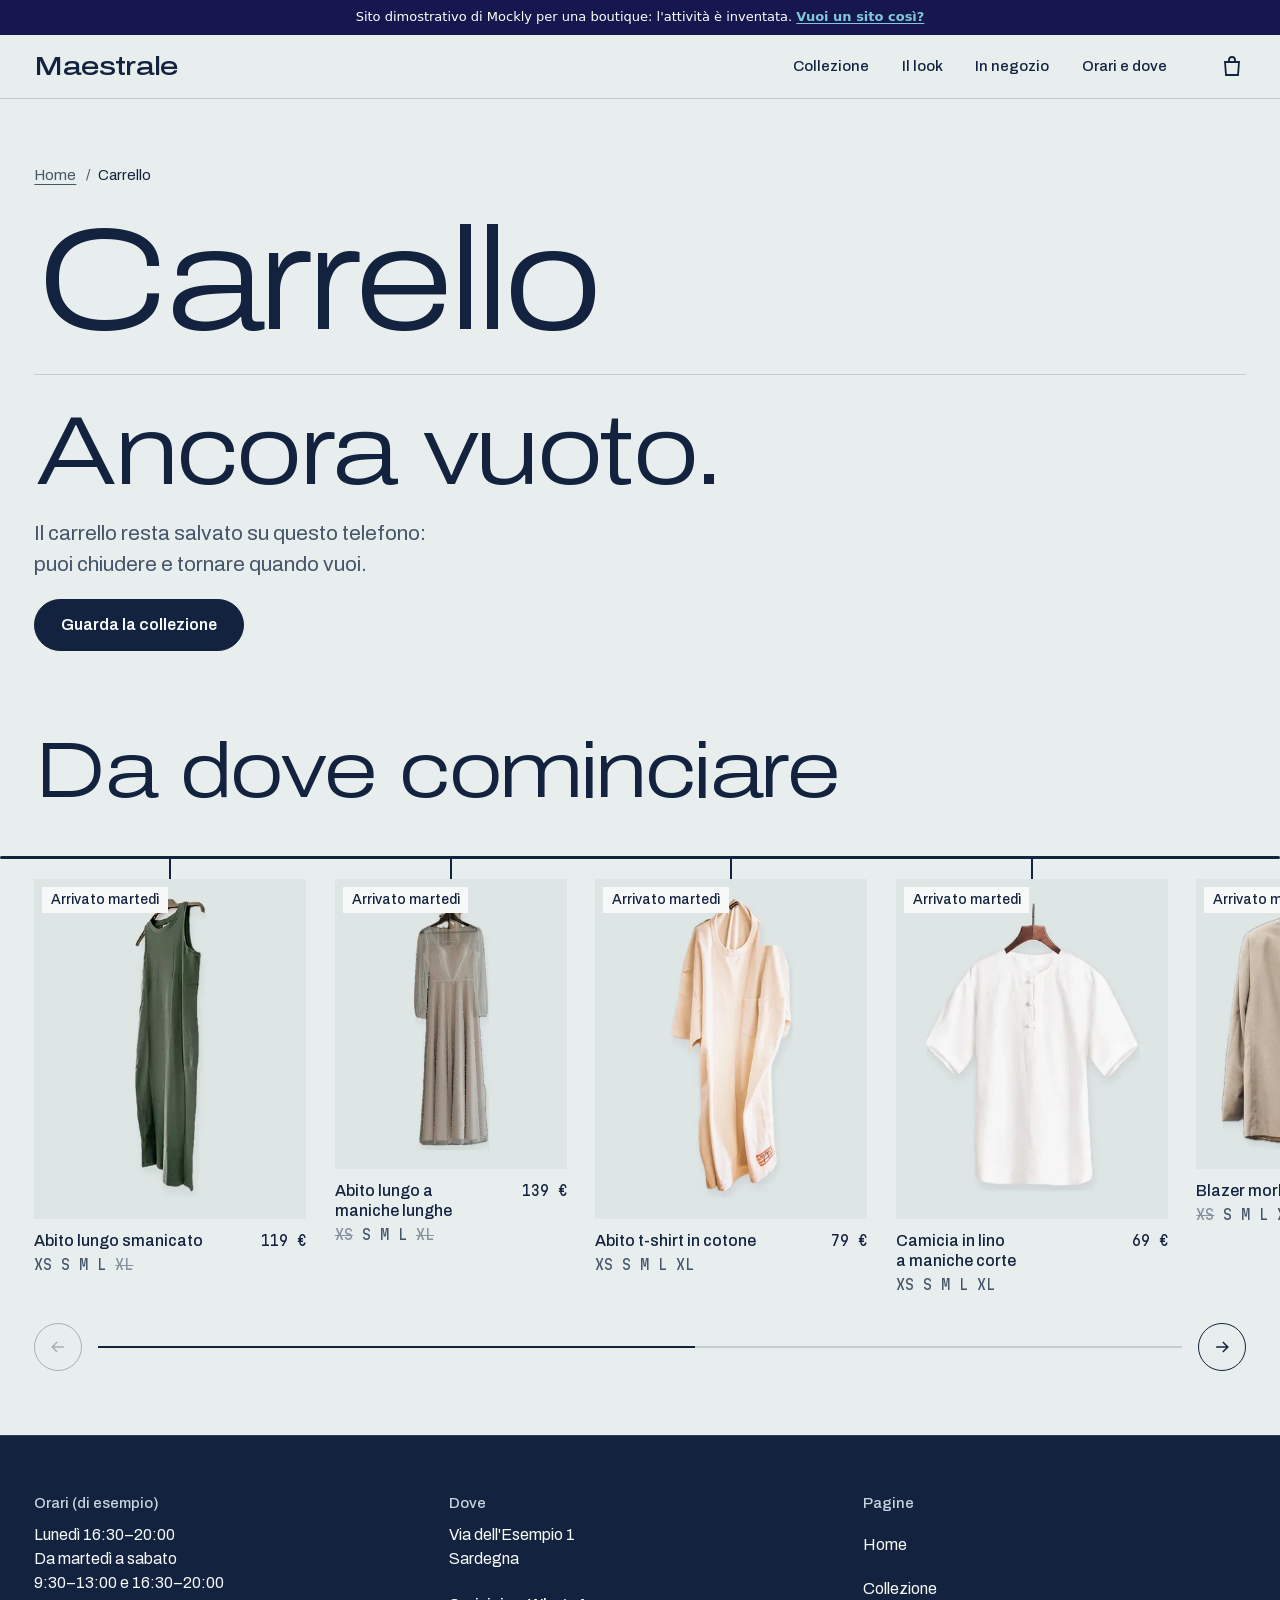
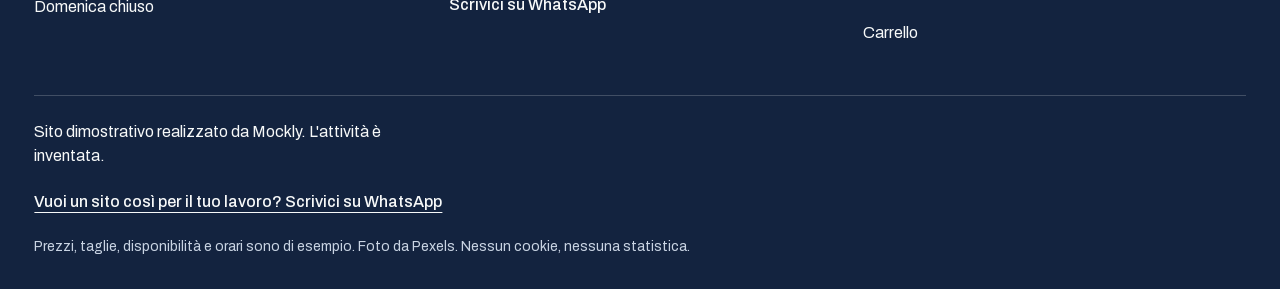
<file: carrello.html>
<!doctype html>
<html lang="it">
<head>
<meta charset="utf-8">
<meta name="viewport" content="width=device-width, initial-scale=1, viewport-fit=cover">
<title>Carrello — Maestrale (demo)</title>
<meta name="description" content="Il carrello della boutique Maestrale. Demo: il pagamento è simulato e l'ordine di prova si manda su WhatsApp.">
<meta name="robots" content="noindex">
<meta name="theme-color" content="#FFFFFF">
<meta property="og:type" content="website">
<meta property="og:locale" content="it_IT">
<meta property="og:site_name" content="Maestrale (demo di Mockly)">
<meta property="og:title" content="Carrello — Maestrale (demo)">
<meta property="og:description" content="Il carrello della boutique Maestrale. Demo: il pagamento è simulato e l'ordine di prova si manda su WhatsApp.">
<meta property="og:image" content="assets/img/anteprima-social.jpg">
<meta property="og:image:width" content="1200">
<meta property="og:image:height" content="630">
<meta property="og:image:alt" content="Maestrale: abito lungo azzurro mosso dal vento e la scritta Vestiti che prendono vento">
<meta name="twitter:card" content="summary_large_image">
<link rel="icon" href="assets/img/favicon.svg" type="image/svg+xml">
<link rel="apple-touch-icon" href="assets/img/apple-touch-icon.png">
<link rel="manifest" href="site.webmanifest">
<link rel="preload" href="assets/fonts/archivo-var.woff2" as="font" type="font/woff2" crossorigin>
<link rel="stylesheet" href="assets/css/style.css?v=1795534497">
<script>document.documentElement.classList.add("js")</script>
</head>
<body data-page="carrello">
<!-- Striscia Mockly: dice che questo è un sito dimostrativo -->
<div class="mockly-demo-bar" role="note"><p>Sito dimostrativo di Mockly per una boutique: l'attività è inventata. <a href="https://mockly.it/">Vuoi un sito così?</a></p></div>
<script>(function(){var b=document.currentScript.previousElementSibling,h=[];function pad(){var c=getComputedStyle(document.body),t=parseFloat(c.paddingTop)||0;b.style.margin="-"+t+"px -"+(parseFloat(c.paddingRight)||0)+"px "+t+"px -"+(parseFloat(c.paddingLeft)||0)+"px";}function find(){pad();h=[].filter.call(document.body.querySelectorAll("*"),function(e){if(e===b||b.contains(e))return false;if(e.hasAttribute("data-mockly-bar"))return true;var s=getComputedStyle(e);if(s.position!=="fixed"||s.top!=="0px")return false;var r=e.getBoundingClientRect();if(r.height>20&&r.height<innerHeight*.5&&r.width>innerWidth*.5){e.setAttribute("data-mockly-bar","");return true;}return false;});move();}function move(){var t=Math.max(0,b.offsetHeight-scrollY)+"px";h.forEach(function(e){e.style.top=t;});}addEventListener("load",find);addEventListener("resize",find);addEventListener("scroll",move,{passive:true});if(document.readyState!=="loading")find();else document.addEventListener("DOMContentLoaded",find);})();</script>
<style>.mockly-demo-bar{position:relative;z-index:1;margin:0;padding:8px 16px;background:#16174F;color:#fff;font:500 13px/1.45 system-ui,-apple-system,"Segoe UI",Roboto,sans-serif;text-align:center;letter-spacing:0}.mockly-demo-bar p{margin:0;color:inherit;font:inherit}.mockly-demo-bar a{color:#7FC8D8;font-weight:600;text-decoration:underline;text-underline-offset:2px}.mockly-demo-bar a:focus-visible{outline:2px solid #7FC8D8;outline-offset:2px}</style>
<a class="skip" href="#contenuto">Vai al contenuto</a>
<header class="header">
  <a class="logo" href="index.html">Maestrale<span class="logo__mark" aria-hidden="true"></span></a>
  <nav class="nav" aria-label="Principale"><a href="collezione.html">Collezione</a><a href="index.html#look">Il look</a><a href="index.html#negozio">In negozio</a><a href="index.html#visita">Orari e dove</a></nav>
  <div class="header__tools">
    <a class="icon-btn" href="carrello.html" aria-current="page"><span class="sr-only">Carrello, capi:</span><svg viewBox="0 0 24 24" fill="none" stroke="currentColor" stroke-width="1.8" aria-hidden="true"><path d="M5 8h14l-1 13H6L5 8z"/><path d="M9 8V6a3 3 0 0 1 6 0v2"/></svg><span class="cart-count" data-cart-count data-n="0">0</span></a>
    <button class="icon-btn menu-btn" type="button" aria-controls="menu" aria-expanded="false" data-open><span class="label">Menu</span><svg viewBox="0 0 24 24" fill="none" stroke="currentColor" stroke-width="2" aria-hidden="true"><path d="M3 8h18M3 16h18"/></svg></button>
  </div>
</header>
<div class="menu" id="menu" role="dialog" aria-modal="true" aria-label="Menu" inert data-inert-closed>
  <div class="menu__bar"><span class="eyebrow">Menu</span><button class="icon-btn" type="button" data-close aria-label="Chiudi il menu"><svg viewBox="0 0 24 24" fill="none" stroke="currentColor" stroke-width="2" aria-hidden="true"><path d="M5 5l14 14M19 5L5 19"/></svg></button></div>
  <ul class="menu__list"><li><a href="collezione.html">Collezione</a></li><li><a href="index.html#look">Il look</a></li><li><a href="index.html#negozio">In negozio</a></li><li><a href="index.html#visita">Orari e dove</a></li></ul>
  <div class="menu__foot">
    <p>Via dell'Esempio 1 · martedì arrivano i capi nuovi</p>
    <a class="btn" data-wa="[DEMO — sito dimostrativo di Mockly, la boutique Maestrale è inventata]\nCiao! Vorrei un'informazione sui capi." href="https://wa.me/393517578080"><svg viewBox="0 0 24 24" fill="currentColor" aria-hidden="true"><path d="M12 2a10 10 0 0 0-8.6 15.1L2 22l5-1.3A10 10 0 1 0 12 2zm0 18.2a8.2 8.2 0 0 1-4.2-1.2l-.3-.2-3 .8.8-2.9-.2-.3A8.2 8.2 0 1 1 12 20.2zm4.5-6.1c-.2-.1-1.5-.7-1.7-.8-.2-.1-.4-.1-.6.1l-.8 1c-.1.2-.3.2-.5.1a6.7 6.7 0 0 1-3.3-2.9c-.3-.4.3-.4.7-1.3.1-.2 0-.3 0-.4l-.8-1.8c-.2-.5-.4-.4-.6-.4h-.5a1 1 0 0 0-.7.3 3 3 0 0 0-.9 2.2 5.2 5.2 0 0 0 1.1 2.7 11.8 11.8 0 0 0 4.5 4c1.7.7 2.3.8 3.2.6.5-.1 1.5-.6 1.7-1.2.2-.6.2-1.1.2-1.2-.1-.1-.3-.2-.5-.3z"/></svg>Scrivici su WhatsApp</a>
  </div>
</div>

<main id="contenuto">
  <div class="page-head">
    <nav class="crumbs" aria-label="Sei qui"><a href="index.html">Home</a><span aria-hidden="true">/</span><span aria-current="page">Carrello</span></nav>
    <h1 class="display">Carrello</h1>
  </div>
  <div class="cart" id="carrello" aria-live="polite">
    <noscript><p class="lead">Il carrello ha bisogno di JavaScript attivo. Puoi sempre scriverci su WhatsApp.</p></noscript>
  </div>
</main>
<footer class="footer">
  <div class="footer__cols">
    <div><h2>Orari (di esempio)</h2><p>Lunedì 16:30–20:00<br>Da martedì a sabato<br>9:30–13:00 e 16:30–20:00<br>Domenica chiuso</p></div>
    <div><h2>Dove</h2><p>Via dell'Esempio 1<br>Sardegna</p><p style="margin-top:.75rem"><a class="link" data-wa="[DEMO — sito dimostrativo di Mockly, la boutique Maestrale è inventata]\nCiao! Vorrei un'informazione sui capi." href="https://wa.me/393517578080">Scrivici su WhatsApp</a></p></div>
    <div><h2>Pagine</h2><ul><li><a href="index.html">Home</a></li><li><a href="collezione.html">Collezione</a></li><li><a href="carrello.html">Carrello</a></li></ul></div>
  </div>
  <div class="footer__demo">
    <p>Sito dimostrativo realizzato da Mockly. L'attività è inventata.</p>
    <p><a class="link" data-wa="Ciao Mockly! Ho visto la demo della boutique Maestrale e vorrei un sito così per il mio lavoro." href="https://wa.me/393517578080">Vuoi un sito così per il tuo lavoro? Scrivici su WhatsApp</a></p>
    <small>Prezzi, taglie, disponibilità e orari sono di esempio. Foto da Pexels. Nessun cookie, nessuna statistica.</small>
  </div>
</footer>
<div class="scrim" aria-hidden="true"></div>
<div class="toast" aria-live="polite"></div>
<script src="assets/js/data.js?v=1795534497"></script>
<script src="assets/js/main.js?v=1795534497"></script>
</body>
</html>
</file>
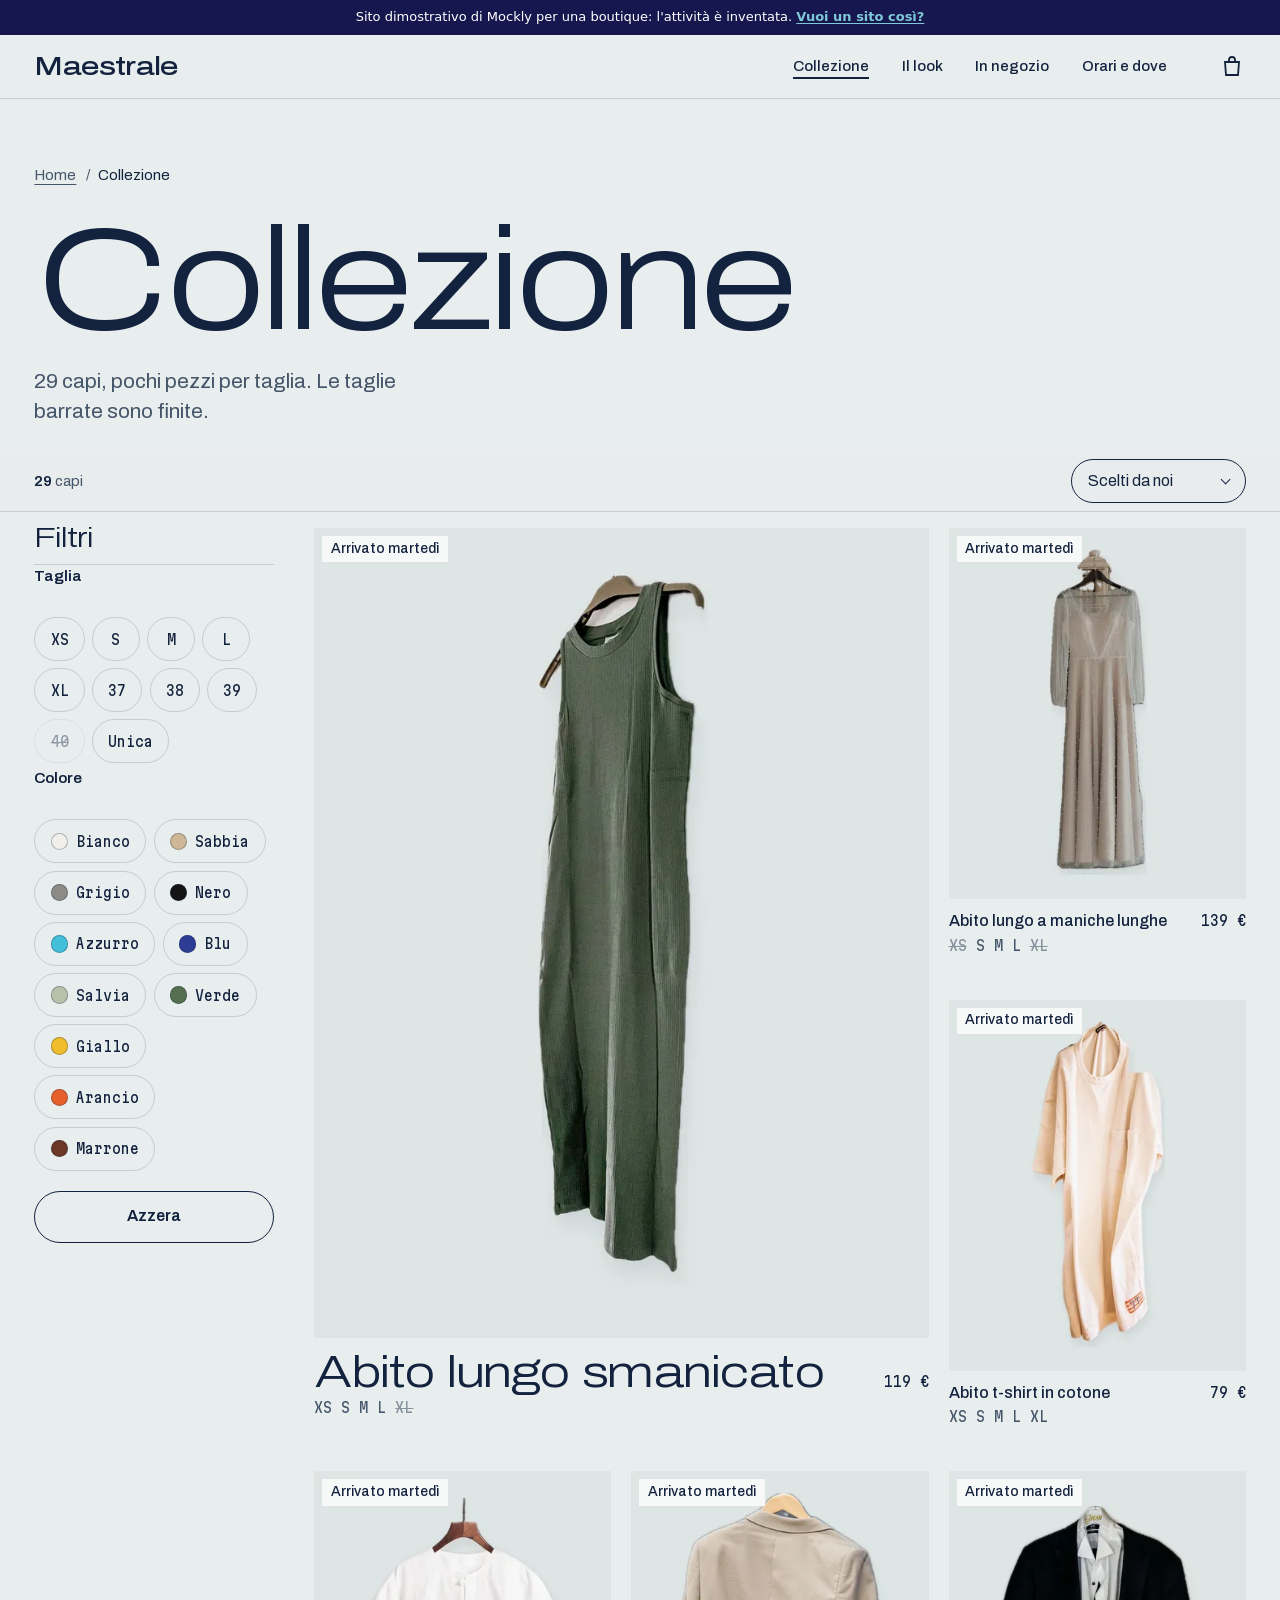
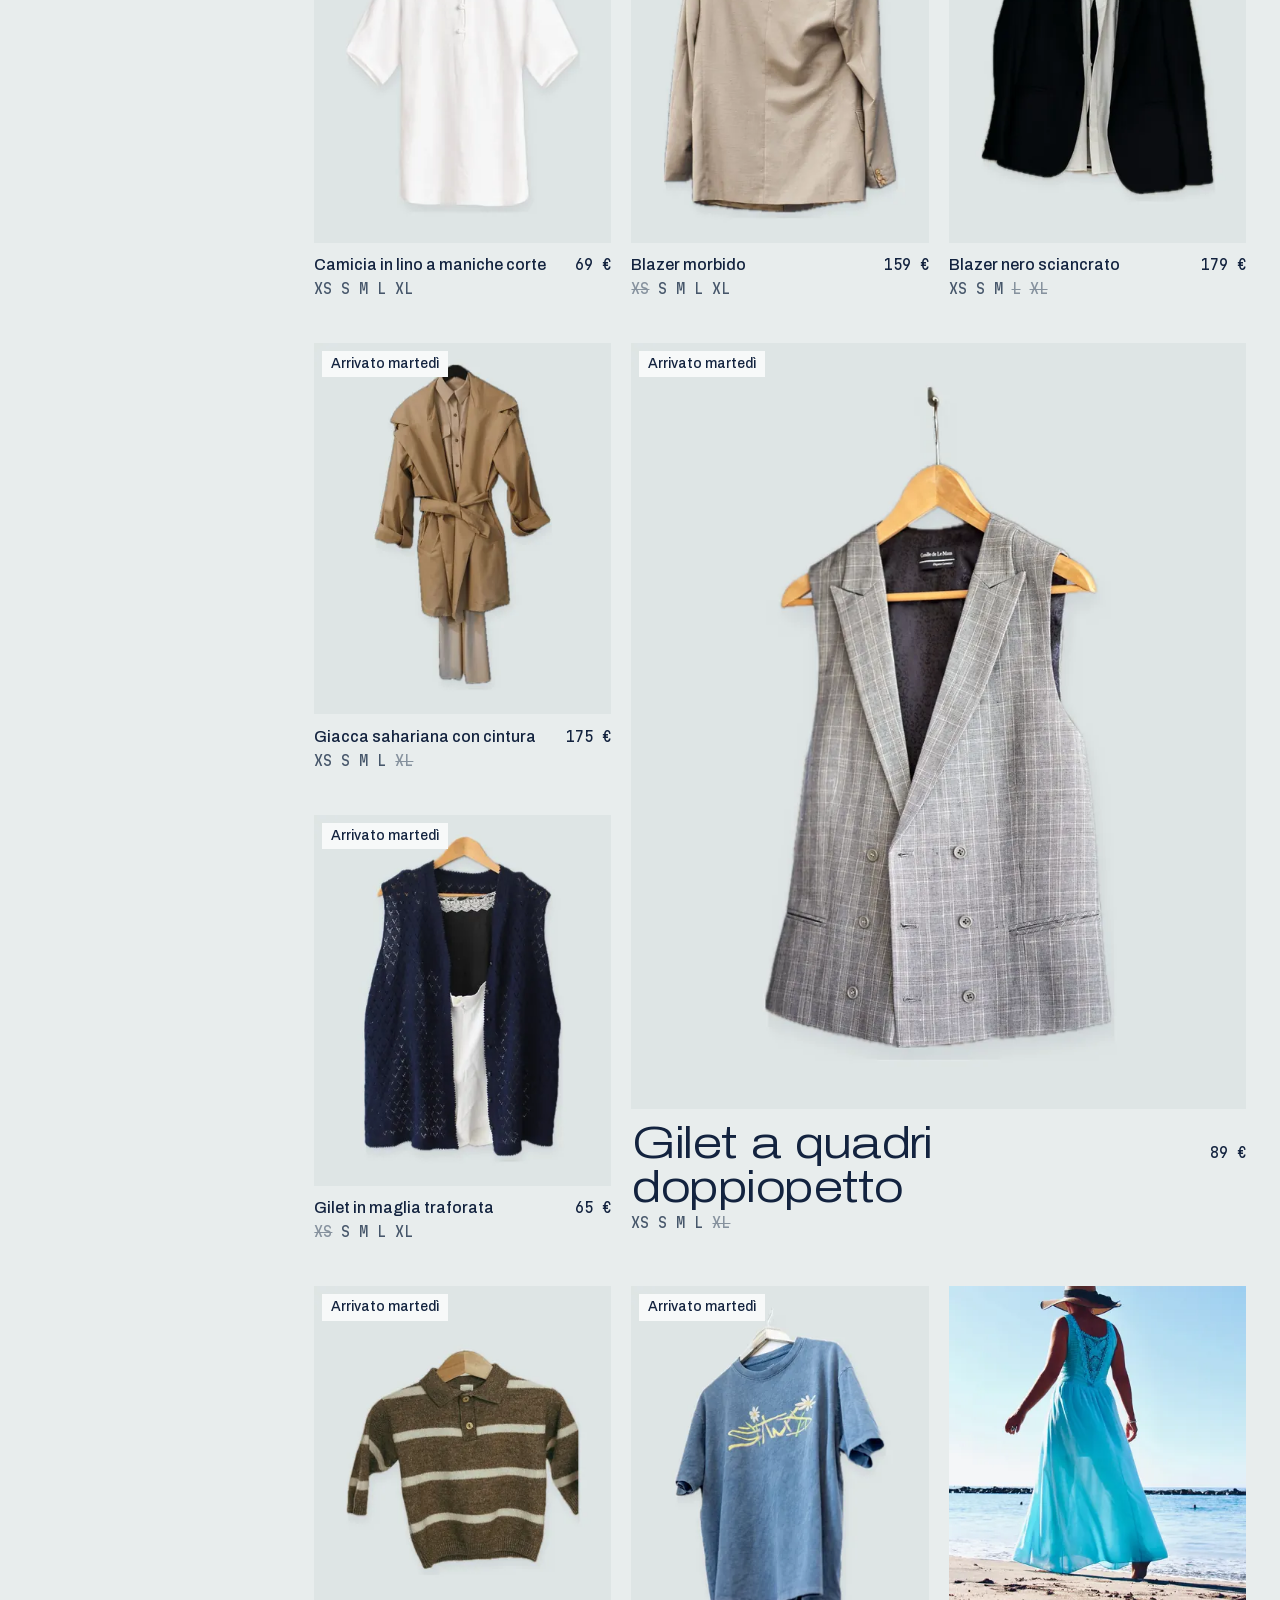
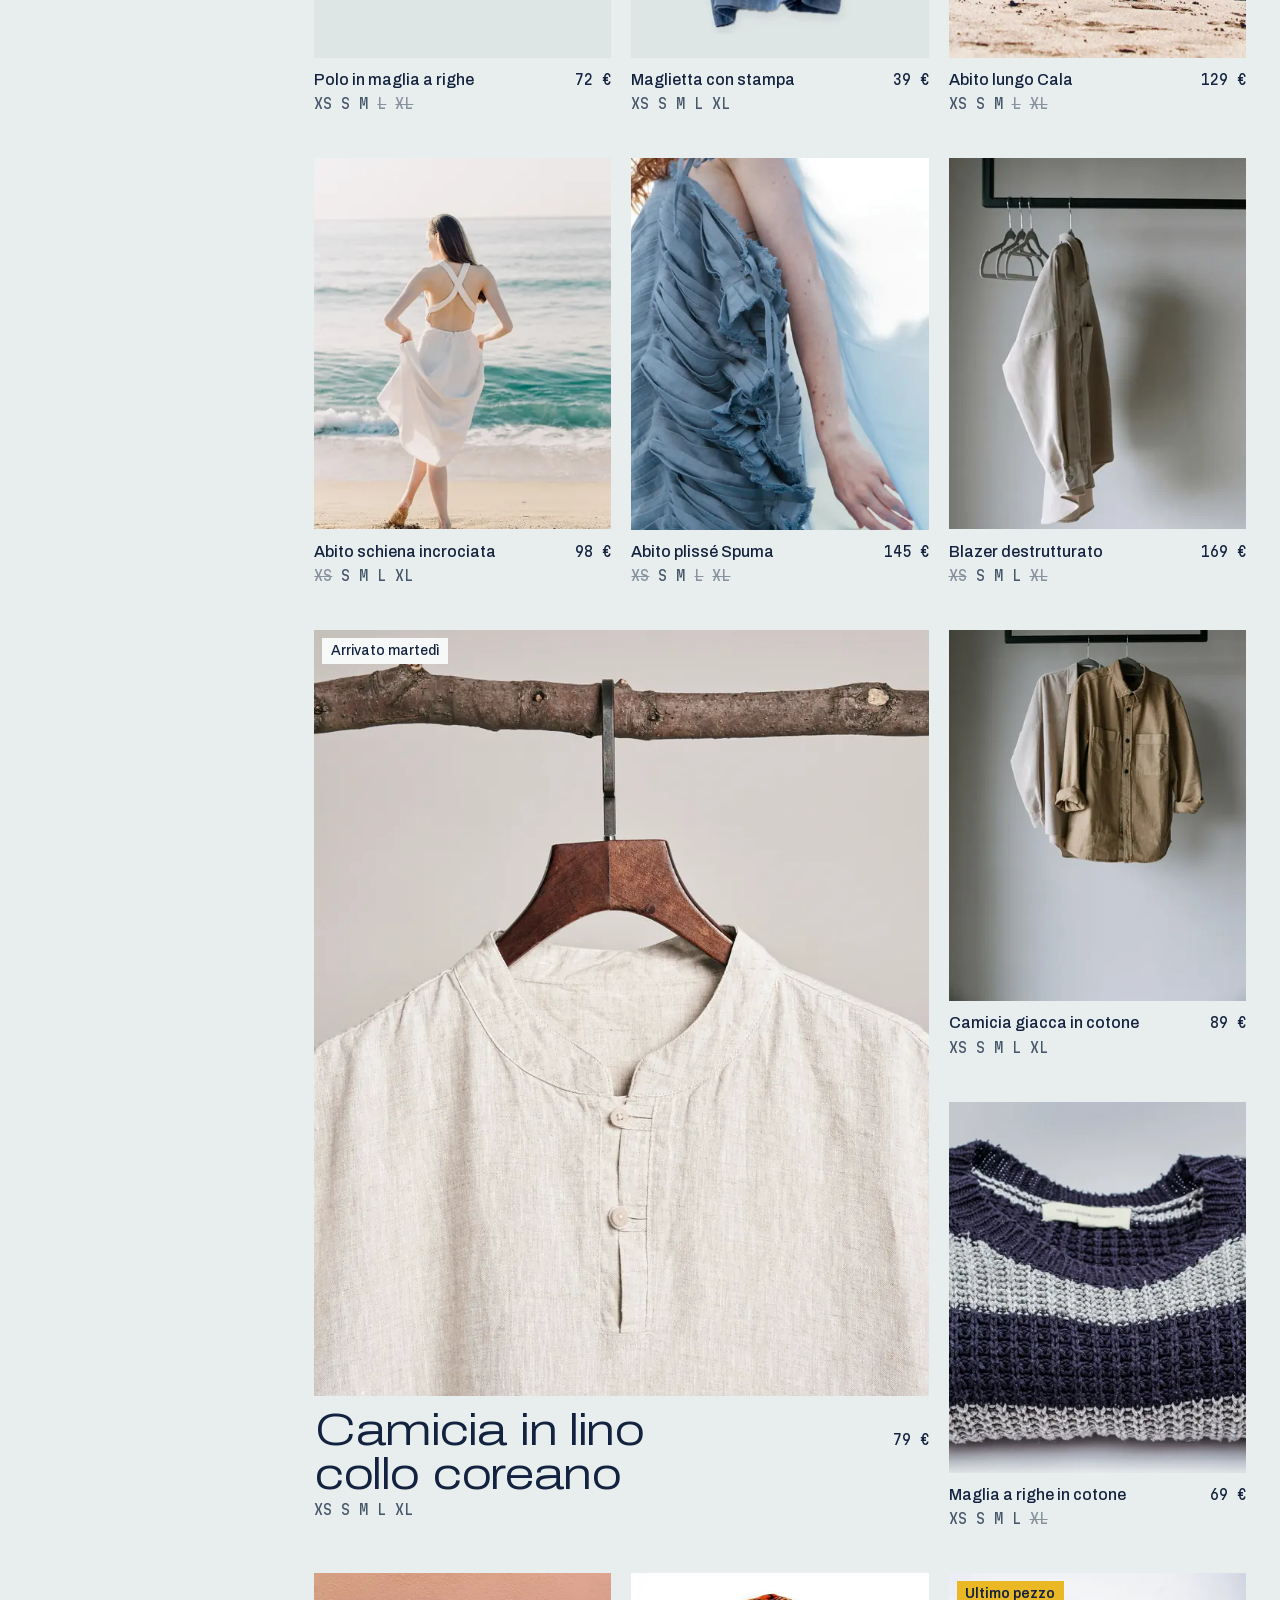
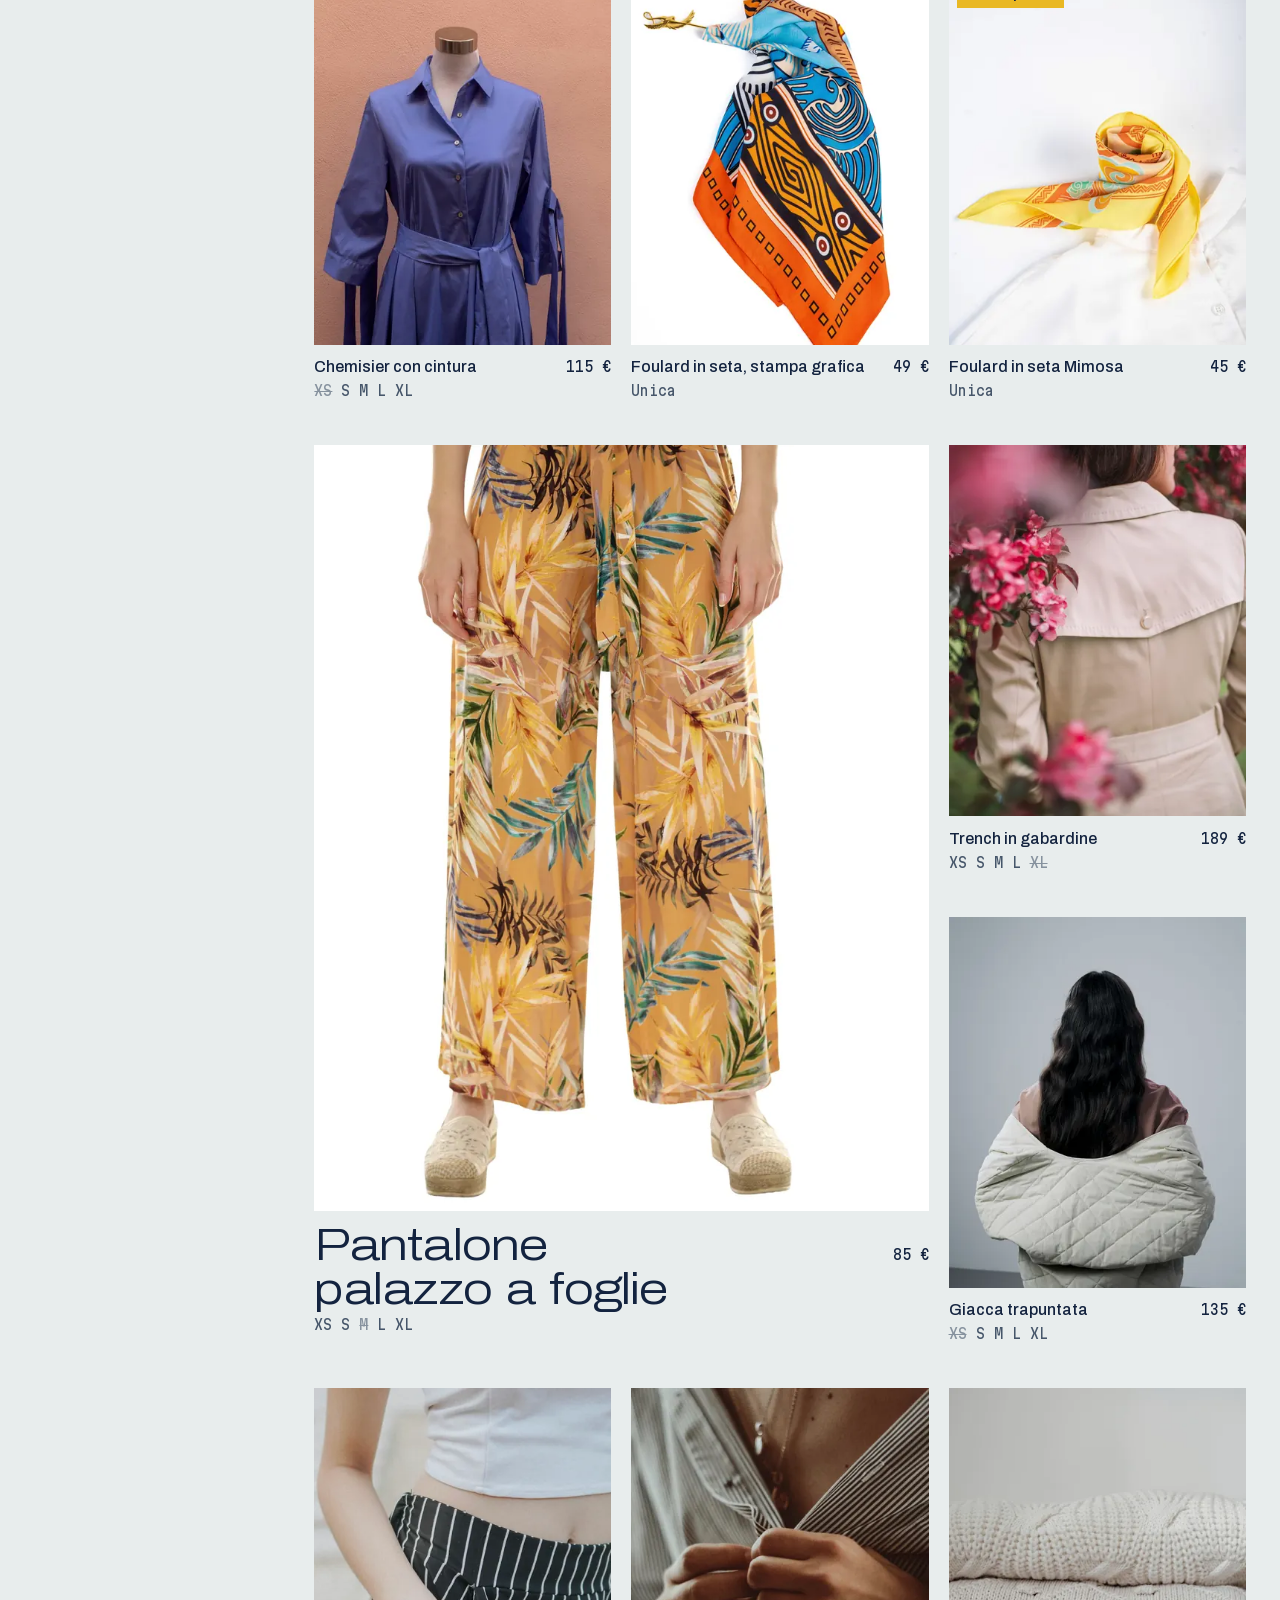
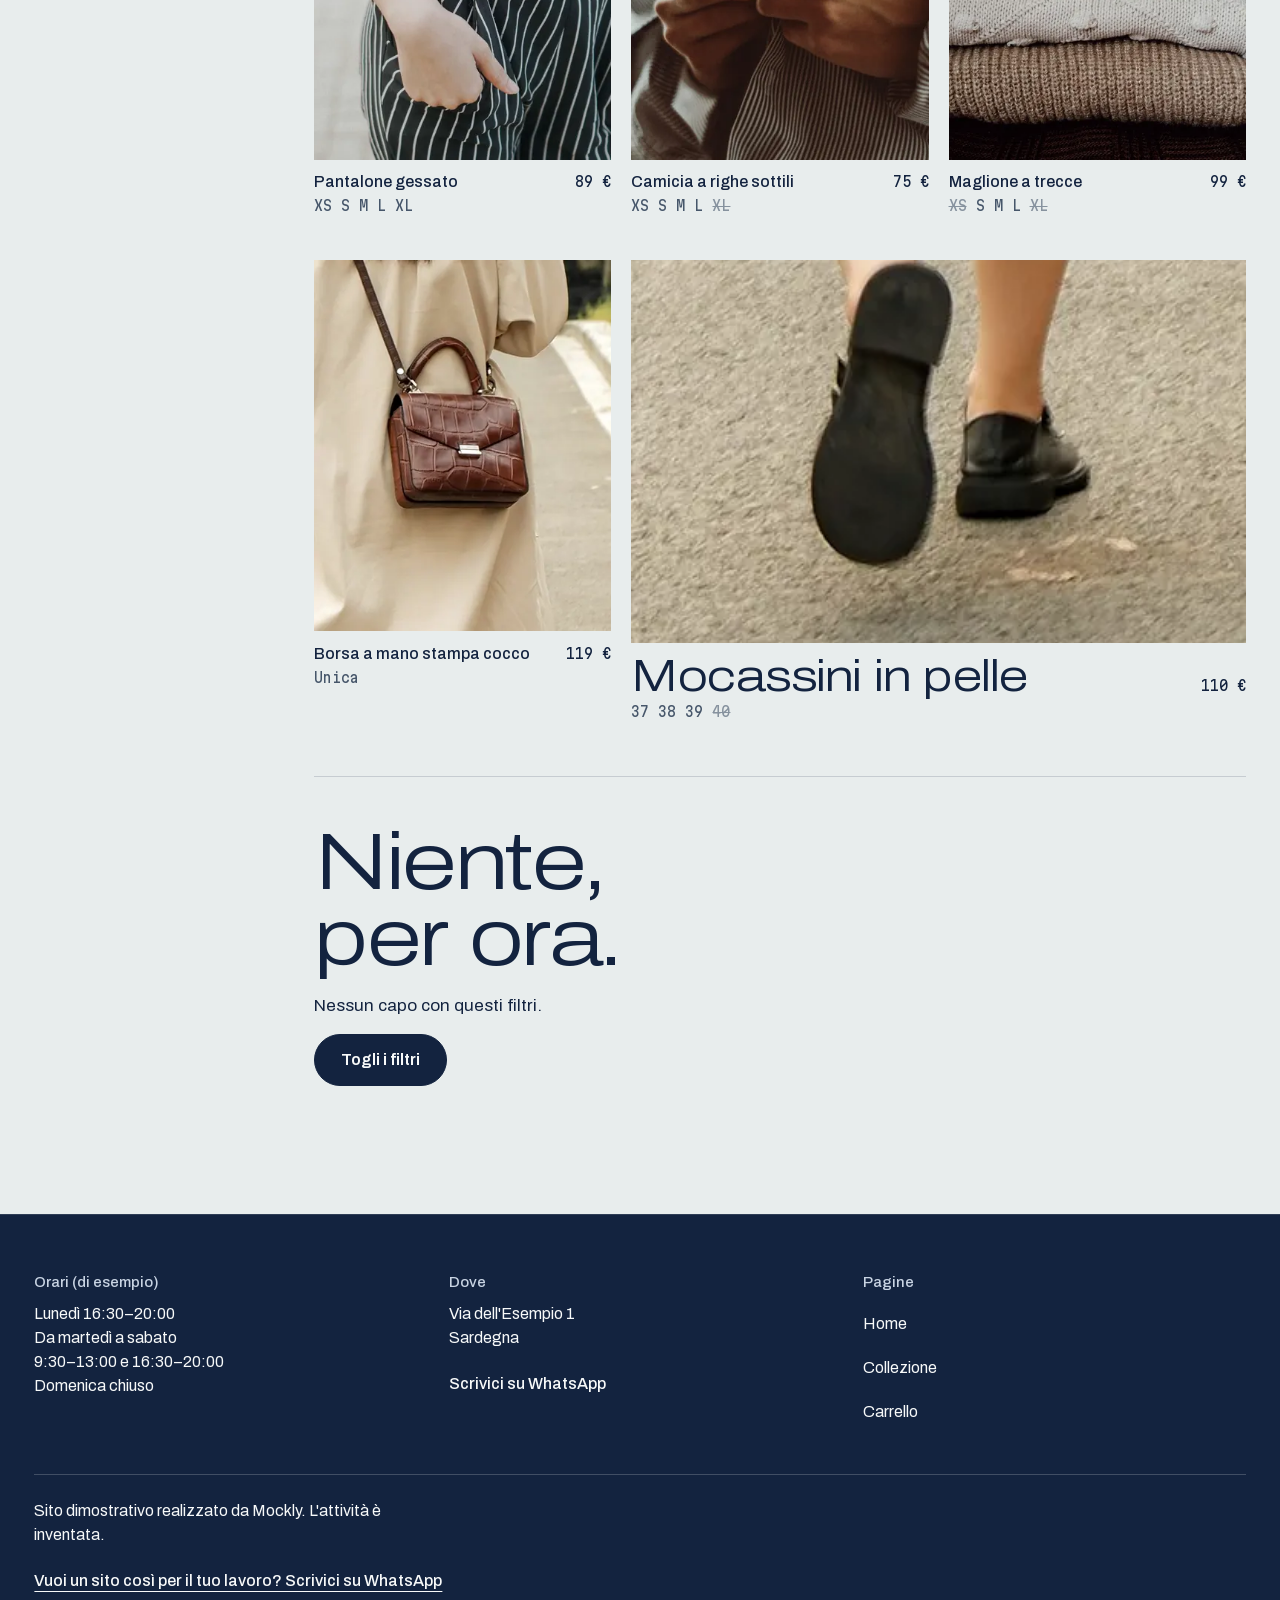
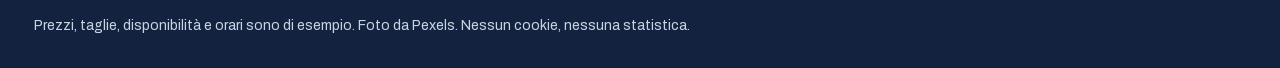
<file: collezione.html>
<!doctype html>
<html lang="it">
<head>
<meta charset="utf-8">
<meta name="viewport" content="width=device-width, initial-scale=1, viewport-fit=cover">
<title>Collezione — Maestrale (demo)</title>
<meta name="description" content="Abiti, camicie, maglie, giacche e accessori. Filtra per taglia e colore. Demo di una boutique: prezzi e disponibilità di esempio.">
<meta name="robots" content="noindex">
<meta name="theme-color" content="#FFFFFF">
<meta property="og:type" content="website">
<meta property="og:locale" content="it_IT">
<meta property="og:site_name" content="Maestrale (demo di Mockly)">
<meta property="og:title" content="Collezione — Maestrale (demo)">
<meta property="og:description" content="Abiti, camicie, maglie, giacche e accessori. Filtra per taglia e colore. Demo di una boutique: prezzi e disponibilità di esempio.">
<meta property="og:image" content="assets/img/anteprima-social.jpg">
<meta property="og:image:width" content="1200">
<meta property="og:image:height" content="630">
<meta property="og:image:alt" content="Maestrale: abito lungo azzurro mosso dal vento e la scritta Vestiti che prendono vento">
<meta name="twitter:card" content="summary_large_image">
<link rel="icon" href="assets/img/favicon.svg" type="image/svg+xml">
<link rel="apple-touch-icon" href="assets/img/apple-touch-icon.png">
<link rel="manifest" href="site.webmanifest">
<link rel="preload" href="assets/fonts/archivo-var.woff2" as="font" type="font/woff2" crossorigin>
<link rel="stylesheet" href="assets/css/style.css?v=1795534497">
<script>document.documentElement.classList.add("js")</script>
</head>
<body data-page="collezione" class="has-thumbbar">
<!-- Striscia Mockly: dice che questo è un sito dimostrativo -->
<div class="mockly-demo-bar" role="note"><p>Sito dimostrativo di Mockly per una boutique: l'attività è inventata. <a href="https://mockly.it/">Vuoi un sito così?</a></p></div>
<script>(function(){var b=document.currentScript.previousElementSibling,h=[];function pad(){var c=getComputedStyle(document.body),t=parseFloat(c.paddingTop)||0;b.style.margin="-"+t+"px -"+(parseFloat(c.paddingRight)||0)+"px "+t+"px -"+(parseFloat(c.paddingLeft)||0)+"px";}function find(){pad();h=[].filter.call(document.body.querySelectorAll("*"),function(e){if(e===b||b.contains(e))return false;if(e.hasAttribute("data-mockly-bar"))return true;var s=getComputedStyle(e);if(s.position!=="fixed"||s.top!=="0px")return false;var r=e.getBoundingClientRect();if(r.height>20&&r.height<innerHeight*.5&&r.width>innerWidth*.5){e.setAttribute("data-mockly-bar","");return true;}return false;});move();}function move(){var t=Math.max(0,b.offsetHeight-scrollY)+"px";h.forEach(function(e){e.style.top=t;});}addEventListener("load",find);addEventListener("resize",find);addEventListener("scroll",move,{passive:true});if(document.readyState!=="loading")find();else document.addEventListener("DOMContentLoaded",find);})();</script>
<style>.mockly-demo-bar{position:relative;z-index:1;margin:0;padding:8px 16px;background:#16174F;color:#fff;font:500 13px/1.45 system-ui,-apple-system,"Segoe UI",Roboto,sans-serif;text-align:center;letter-spacing:0}.mockly-demo-bar p{margin:0;color:inherit;font:inherit}.mockly-demo-bar a{color:#7FC8D8;font-weight:600;text-decoration:underline;text-underline-offset:2px}.mockly-demo-bar a:focus-visible{outline:2px solid #7FC8D8;outline-offset:2px}</style>
<a class="skip" href="#contenuto">Vai al contenuto</a>
<header class="header">
  <a class="logo" href="index.html">Maestrale<span class="logo__mark" aria-hidden="true"></span></a>
  <nav class="nav" aria-label="Principale"><a href="collezione.html" aria-current="page">Collezione</a><a href="index.html#look">Il look</a><a href="index.html#negozio">In negozio</a><a href="index.html#visita">Orari e dove</a></nav>
  <div class="header__tools">
    <a class="icon-btn" href="carrello.html"><span class="sr-only">Carrello, capi:</span><svg viewBox="0 0 24 24" fill="none" stroke="currentColor" stroke-width="1.8" aria-hidden="true"><path d="M5 8h14l-1 13H6L5 8z"/><path d="M9 8V6a3 3 0 0 1 6 0v2"/></svg><span class="cart-count" data-cart-count data-n="0">0</span></a>
    <button class="icon-btn menu-btn" type="button" aria-controls="menu" aria-expanded="false" data-open><span class="label">Menu</span><svg viewBox="0 0 24 24" fill="none" stroke="currentColor" stroke-width="2" aria-hidden="true"><path d="M3 8h18M3 16h18"/></svg></button>
  </div>
</header>
<div class="menu" id="menu" role="dialog" aria-modal="true" aria-label="Menu" inert data-inert-closed>
  <div class="menu__bar"><span class="eyebrow">Menu</span><button class="icon-btn" type="button" data-close aria-label="Chiudi il menu"><svg viewBox="0 0 24 24" fill="none" stroke="currentColor" stroke-width="2" aria-hidden="true"><path d="M5 5l14 14M19 5L5 19"/></svg></button></div>
  <ul class="menu__list"><li><a href="collezione.html" aria-current="page">Collezione</a></li><li><a href="index.html#look">Il look</a></li><li><a href="index.html#negozio">In negozio</a></li><li><a href="index.html#visita">Orari e dove</a></li></ul>
  <div class="menu__foot">
    <p>Via dell'Esempio 1 · martedì arrivano i capi nuovi</p>
    <a class="btn" data-wa="[DEMO — sito dimostrativo di Mockly, la boutique Maestrale è inventata]\nCiao! Vorrei un'informazione sui capi." href="https://wa.me/393517578080"><svg viewBox="0 0 24 24" fill="currentColor" aria-hidden="true"><path d="M12 2a10 10 0 0 0-8.6 15.1L2 22l5-1.3A10 10 0 1 0 12 2zm0 18.2a8.2 8.2 0 0 1-4.2-1.2l-.3-.2-3 .8.8-2.9-.2-.3A8.2 8.2 0 1 1 12 20.2zm4.5-6.1c-.2-.1-1.5-.7-1.7-.8-.2-.1-.4-.1-.6.1l-.8 1c-.1.2-.3.2-.5.1a6.7 6.7 0 0 1-3.3-2.9c-.3-.4.3-.4.7-1.3.1-.2 0-.3 0-.4l-.8-1.8c-.2-.5-.4-.4-.6-.4h-.5a1 1 0 0 0-.7.3 3 3 0 0 0-.9 2.2 5.2 5.2 0 0 0 1.1 2.7 11.8 11.8 0 0 0 4.5 4c1.7.7 2.3.8 3.2.6.5-.1 1.5-.6 1.7-1.2.2-.6.2-1.1.2-1.2-.1-.1-.3-.2-.5-.3z"/></svg>Scrivici su WhatsApp</a>
  </div>
</div>

<main id="contenuto">
  <div class="page-head">
    <nav class="crumbs" aria-label="Sei qui"><a href="index.html">Home</a><span aria-hidden="true">/</span><span aria-current="page">Collezione</span></nav>
    <h1 class="display">Collezione</h1>
    <p class="lead">29 capi, pochi pezzi per taglia. Le taglie barrate sono finite.</p>
  </div>
  <div class="shop">
    <div class="shopbar">
      <p class="shopbar__count" id="conteggio" aria-live="polite"><b>29</b> capi</p>
      <div class="shopbar__tools">
        <label class="select"><span class="sr-only">Ordina</span><select id="ordina"><option value="scelta">Scelti da noi</option><option value="nuovi">Prima i nuovi</option><option value="prezzo-su">Prezzo più basso</option><option value="prezzo-giu">Prezzo più alto</option></select></label>
        <button class="filter-open" type="button" aria-controls="filtri" aria-expanded="false" data-open>Filtri <span class="n" id="filtri-n"></span></button>
      </div>
    </div>
    <form class="filters" id="filtri" aria-label="Filtri" onsubmit="return false">
      <div class="filters__head"><h2>Filtri</h2><button class="icon-btn" type="button" data-close aria-label="Chiudi i filtri"><svg viewBox="0 0 24 24" fill="none" stroke="currentColor" stroke-width="2" aria-hidden="true"><path d="M5 5l14 14M19 5L5 19"/></svg></button></div>
      <fieldset><legend>Taglia</legend><div class="chips"><label class="chip"><input type="checkbox" name="taglia" value="XS"><span>XS</span></label><label class="chip"><input type="checkbox" name="taglia" value="S"><span>S</span></label><label class="chip"><input type="checkbox" name="taglia" value="M"><span>M</span></label><label class="chip"><input type="checkbox" name="taglia" value="L"><span>L</span></label><label class="chip"><input type="checkbox" name="taglia" value="XL"><span>XL</span></label><label class="chip"><input type="checkbox" name="taglia" value="37"><span>37</span></label><label class="chip"><input type="checkbox" name="taglia" value="38"><span>38</span></label><label class="chip"><input type="checkbox" name="taglia" value="39"><span>39</span></label><label class="chip"><input type="checkbox" name="taglia" value="40"><span>40</span></label><label class="chip"><input type="checkbox" name="taglia" value="Unica"><span>Unica</span></label></div></fieldset>
      <fieldset><legend>Colore</legend><div class="chips"><label class="chip"><input type="checkbox" name="colore" value="bianco"><span><span class="swatch" style="background:#F1EFEA" aria-hidden="true"></span>Bianco</span></label><label class="chip"><input type="checkbox" name="colore" value="sabbia"><span><span class="swatch" style="background:#CDB797" aria-hidden="true"></span>Sabbia</span></label><label class="chip"><input type="checkbox" name="colore" value="grigio"><span><span class="swatch" style="background:#8C8B86" aria-hidden="true"></span>Grigio</span></label><label class="chip"><input type="checkbox" name="colore" value="nero"><span><span class="swatch" style="background:#141414" aria-hidden="true"></span>Nero</span></label><label class="chip"><input type="checkbox" name="colore" value="azzurro"><span><span class="swatch" style="background:#43BFD9" aria-hidden="true"></span>Azzurro</span></label><label class="chip"><input type="checkbox" name="colore" value="blu"><span><span class="swatch" style="background:#2E3C93" aria-hidden="true"></span>Blu</span></label><label class="chip"><input type="checkbox" name="colore" value="salvia"><span><span class="swatch" style="background:#B8C2AB" aria-hidden="true"></span>Salvia</span></label><label class="chip"><input type="checkbox" name="colore" value="verde"><span><span class="swatch" style="background:#56704F" aria-hidden="true"></span>Verde</span></label><label class="chip"><input type="checkbox" name="colore" value="giallo"><span><span class="swatch" style="background:#F0BE2C" aria-hidden="true"></span>Giallo</span></label><label class="chip"><input type="checkbox" name="colore" value="arancio"><span><span class="swatch" style="background:#E5602A" aria-hidden="true"></span>Arancio</span></label><label class="chip"><input type="checkbox" name="colore" value="marrone"><span><span class="swatch" style="background:#6A3824" aria-hidden="true"></span>Marrone</span></label></div></fieldset>
      <div class="filters__foot"><button class="btn btn--ghost" type="button" data-reset>Azzera</button><button class="btn btn--accent" type="button" data-close data-show-count>Mostra 29 capi</button></div>
    </form>
    <div>
      <div class="active-filters" id="attivi" aria-label="Filtri attivi"></div>
      <ul class="grid" id="griglia" style="margin-top:1rem">
<li class="card card--big reveal" data-id="abito-lungo-verde" data-colore="verde" data-taglie="XS S M L" data-prezzo="119" data-nuovo="1"><a class="card__link" href="prodotto.html?id=abito-lungo-verde"><div class="card__media wind"><img src="assets/img/abito-lungo-verde-800.webp" srcset="assets/img/abito-lungo-verde-400.webp 400w, assets/img/abito-lungo-verde-800.webp 800w, assets/img/abito-lungo-verde-1200.webp 1200w" sizes="(min-width: 90em) 40vw, (min-width: 64em) 50vw, (min-width: 48em) 66vw, 100vw" width="1200" height="1500" alt="Abito lungo smanicato verde appeso a una gruccia" loading="lazy" decoding="async"><span class="card__badge">Arrivato martedì</span></div><div class="card__info"><h3 class="card__name">Abito lungo smanicato</h3><span class="card__price">119 €</span><p class="card__sizes"><span class="sr-only">Colore verde. Taglie disponibili: XS, S, M, L</span><span aria-hidden="true">XS S M L <s>XL</s></span></p></div></a></li>
<li class="card reveal" data-id="abito-maniche-lunghe" data-colore="sabbia" data-taglie="S M L" data-prezzo="139" data-nuovo="1"><a class="card__link" href="prodotto.html?id=abito-maniche-lunghe"><div class="card__media wind"><img src="assets/img/abito-maniche-lunghe-800.webp" srcset="assets/img/abito-maniche-lunghe-400.webp 400w, assets/img/abito-maniche-lunghe-800.webp 800w, assets/img/abito-maniche-lunghe-1200.webp 1200w" sizes="(min-width: 90em) 20vw, (min-width: 64em) 25vw, (min-width: 48em) 33vw, 50vw" width="1200" height="1500" alt="Abito lungo color sabbia chiaro a maniche lunghe, appeso a una gruccia" loading="lazy" decoding="async"><span class="card__badge">Arrivato martedì</span></div><div class="card__info"><h3 class="card__name">Abito lungo a maniche lunghe</h3><span class="card__price">139 €</span><p class="card__sizes"><span class="sr-only">Colore sabbia. Taglie disponibili: S, M, L</span><span aria-hidden="true"><s>XS</s> S M L <s>XL</s></span></p></div></a></li>
<li class="card reveal" data-id="abito-midi-panna" data-colore="bianco" data-taglie="XS S M L XL" data-prezzo="79" data-nuovo="1"><a class="card__link" href="prodotto.html?id=abito-midi-panna"><div class="card__media wind"><img src="assets/img/abito-midi-panna-800.webp" srcset="assets/img/abito-midi-panna-400.webp 400w, assets/img/abito-midi-panna-800.webp 800w, assets/img/abito-midi-panna-1200.webp 1200w" sizes="(min-width: 90em) 20vw, (min-width: 64em) 25vw, (min-width: 48em) 33vw, 50vw" width="1200" height="1500" alt="Abito lungo in cotone color panna appeso a una gruccia di legno" loading="lazy" decoding="async"><span class="card__badge">Arrivato martedì</span></div><div class="card__info"><h3 class="card__name">Abito t-shirt in cotone</h3><span class="card__price">79 €</span><p class="card__sizes"><span class="sr-only">Colore bianco. Taglie disponibili: XS, S, M, L, XL</span><span aria-hidden="true">XS S M L XL</span></p></div></a></li>
<li class="card reveal" data-id="camicia-lino-corta" data-colore="bianco" data-taglie="XS S M L XL" data-prezzo="69" data-nuovo="1"><a class="card__link" href="prodotto.html?id=camicia-lino-corta"><div class="card__media wind"><img src="assets/img/camicia-lino-corta-800.webp" srcset="assets/img/camicia-lino-corta-400.webp 400w, assets/img/camicia-lino-corta-800.webp 800w, assets/img/camicia-lino-corta-1200.webp 1200w" sizes="(min-width: 90em) 20vw, (min-width: 64em) 25vw, (min-width: 48em) 33vw, 50vw" width="1200" height="1500" alt="Camicia bianca in lino a maniche corte con collo coreano, appesa a una gruccia di legno" loading="lazy" decoding="async"><span class="card__badge">Arrivato martedì</span></div><div class="card__info"><h3 class="card__name">Camicia in lino a maniche corte</h3><span class="card__price">69 €</span><p class="card__sizes"><span class="sr-only">Colore bianco. Taglie disponibili: XS, S, M, L, XL</span><span aria-hidden="true">XS S M L XL</span></p></div></a></li>
<li class="card reveal" data-id="blazer-morbido" data-colore="sabbia" data-taglie="S M L XL" data-prezzo="159" data-nuovo="1"><a class="card__link" href="prodotto.html?id=blazer-morbido"><div class="card__media wind"><img src="assets/img/blazer-morbido-800.webp" srcset="assets/img/blazer-morbido-400.webp 400w, assets/img/blazer-morbido-800.webp 800w, assets/img/blazer-morbido-1200.webp 1200w" sizes="(min-width: 90em) 20vw, (min-width: 64em) 25vw, (min-width: 48em) 33vw, 50vw" width="1200" height="1500" alt="Blazer color sabbia appeso a una gruccia di legno" loading="lazy" decoding="async"><span class="card__badge">Arrivato martedì</span></div><div class="card__info"><h3 class="card__name">Blazer morbido</h3><span class="card__price">159 €</span><p class="card__sizes"><span class="sr-only">Colore sabbia. Taglie disponibili: S, M, L, XL</span><span aria-hidden="true"><s>XS</s> S M L XL</span></p></div></a></li>
<li class="card reveal" data-id="blazer-nero" data-colore="nero" data-taglie="XS S M" data-prezzo="179" data-nuovo="1"><a class="card__link" href="prodotto.html?id=blazer-nero"><div class="card__media wind"><img src="assets/img/blazer-nero-800.webp" srcset="assets/img/blazer-nero-400.webp 400w, assets/img/blazer-nero-800.webp 800w, assets/img/blazer-nero-1200.webp 1200w" sizes="(min-width: 90em) 20vw, (min-width: 64em) 25vw, (min-width: 48em) 33vw, 50vw" width="1200" height="1500" alt="Blazer nero sopra una camicia bianca, appesi alla stessa gruccia" loading="lazy" decoding="async"><span class="card__badge">Arrivato martedì</span></div><div class="card__info"><h3 class="card__name">Blazer nero sciancrato</h3><span class="card__price">179 €</span><p class="card__sizes"><span class="sr-only">Colore nero. Taglie disponibili: XS, S, M</span><span aria-hidden="true">XS S M <s>L</s> <s>XL</s></span></p></div></a></li>
<li class="card reveal" data-id="giacca-sahariana" data-colore="sabbia" data-taglie="XS S M L" data-prezzo="175" data-nuovo="1"><a class="card__link" href="prodotto.html?id=giacca-sahariana"><div class="card__media wind"><img src="assets/img/trench-corto-800.webp" srcset="assets/img/trench-corto-400.webp 400w, assets/img/trench-corto-800.webp 800w, assets/img/trench-corto-1200.webp 1200w" sizes="(min-width: 90em) 20vw, (min-width: 64em) 25vw, (min-width: 48em) 33vw, 50vw" width="1200" height="1500" alt="Giacca sahariana color cammello con cintura, appesa a una gruccia nera" loading="lazy" decoding="async"><span class="card__badge">Arrivato martedì</span></div><div class="card__info"><h3 class="card__name">Giacca sahariana con cintura</h3><span class="card__price">175 €</span><p class="card__sizes"><span class="sr-only">Colore sabbia. Taglie disponibili: XS, S, M, L</span><span aria-hidden="true">XS S M L <s>XL</s></span></p></div></a></li>
<li class="card card--big reveal" data-id="gilet-quadri" data-colore="grigio" data-taglie="XS S M L" data-prezzo="89" data-nuovo="1"><a class="card__link" href="prodotto.html?id=gilet-quadri"><div class="card__media wind"><img src="assets/img/gilet-quadri-800.webp" srcset="assets/img/gilet-quadri-400.webp 400w, assets/img/gilet-quadri-800.webp 800w, assets/img/gilet-quadri-1200.webp 1200w" sizes="(min-width: 90em) 40vw, (min-width: 64em) 50vw, (min-width: 48em) 66vw, 100vw" width="1200" height="1500" alt="Gilet doppiopetto grigio a quadri appeso a una gruccia di legno" loading="lazy" decoding="async"><span class="card__badge">Arrivato martedì</span></div><div class="card__info"><h3 class="card__name">Gilet a quadri doppiopetto</h3><span class="card__price">89 €</span><p class="card__sizes"><span class="sr-only">Colore grigio. Taglie disponibili: XS, S, M, L</span><span aria-hidden="true">XS S M L <s>XL</s></span></p></div></a></li>
<li class="card reveal" data-id="gilet-traforato" data-colore="blu" data-taglie="S M L XL" data-prezzo="65" data-nuovo="1"><a class="card__link" href="prodotto.html?id=gilet-traforato"><div class="card__media wind"><img src="assets/img/gilet-traforato-800.webp" srcset="assets/img/gilet-traforato-400.webp 400w, assets/img/gilet-traforato-800.webp 800w, assets/img/gilet-traforato-1200.webp 1200w" sizes="(min-width: 90em) 20vw, (min-width: 64em) 25vw, (min-width: 48em) 33vw, 50vw" width="1200" height="1500" alt="Gilet blu in maglia traforata sopra un top bianco, appesi a una gruccia di legno" loading="lazy" decoding="async"><span class="card__badge">Arrivato martedì</span></div><div class="card__info"><h3 class="card__name">Gilet in maglia traforata</h3><span class="card__price">65 €</span><p class="card__sizes"><span class="sr-only">Colore blu. Taglie disponibili: S, M, L, XL</span><span aria-hidden="true"><s>XS</s> S M L XL</span></p></div></a></li>
<li class="card reveal" data-id="polo-righe" data-colore="marrone" data-taglie="XS S M" data-prezzo="72" data-nuovo="1"><a class="card__link" href="prodotto.html?id=polo-righe"><div class="card__media wind"><img src="assets/img/polo-righe-800.webp" srcset="assets/img/polo-righe-400.webp 400w, assets/img/polo-righe-800.webp 800w, assets/img/polo-righe-1200.webp 1200w" sizes="(min-width: 90em) 20vw, (min-width: 64em) 25vw, (min-width: 48em) 33vw, 50vw" width="1200" height="1500" alt="Polo in maglia marrone a righe chiare appesa a una gruccia di legno" loading="lazy" decoding="async"><span class="card__badge">Arrivato martedì</span></div><div class="card__info"><h3 class="card__name">Polo in maglia a righe</h3><span class="card__price">72 €</span><p class="card__sizes"><span class="sr-only">Colore marrone. Taglie disponibili: XS, S, M</span><span aria-hidden="true">XS S M <s>L</s> <s>XL</s></span></p></div></a></li>
<li class="card reveal" data-id="tshirt-stampa" data-colore="azzurro" data-taglie="XS S M L XL" data-prezzo="39" data-nuovo="1"><a class="card__link" href="prodotto.html?id=tshirt-stampa"><div class="card__media wind"><img src="assets/img/tshirt-stampa-800.webp" srcset="assets/img/tshirt-stampa-400.webp 400w, assets/img/tshirt-stampa-800.webp 800w, assets/img/tshirt-stampa-1200.webp 1200w" sizes="(min-width: 90em) 20vw, (min-width: 64em) 25vw, (min-width: 48em) 33vw, 50vw" width="1200" height="1500" alt="Maglietta azzurra con stampa gialla appesa a una gruccia" loading="lazy" decoding="async"><span class="card__badge">Arrivato martedì</span></div><div class="card__info"><h3 class="card__name">Maglietta con stampa</h3><span class="card__price">39 €</span><p class="card__sizes"><span class="sr-only">Colore azzurro. Taglie disponibili: XS, S, M, L, XL</span><span aria-hidden="true">XS S M L XL</span></p></div></a></li>
<li class="card reveal" data-id="abito-lungo-cala" data-colore="azzurro" data-taglie="XS S M" data-prezzo="129" data-nuovo="0"><a class="card__link" href="prodotto.html?id=abito-lungo-cala"><div class="card__media wind"><img src="assets/img/abito-lungo-800.webp" srcset="assets/img/abito-lungo-400.webp 400w, assets/img/abito-lungo-800.webp 800w, assets/img/abito-lungo-1200.webp 1200w" sizes="(min-width: 90em) 20vw, (min-width: 64em) 25vw, (min-width: 48em) 33vw, 50vw" width="1200" height="1500" alt="Donna di spalle in riva al mare con l'abito lungo azzurro mosso dal vento" loading="lazy" decoding="async"></div><div class="card__info"><h3 class="card__name">Abito lungo Cala</h3><span class="card__price">129 €</span><p class="card__sizes"><span class="sr-only">Colore azzurro. Taglie disponibili: XS, S, M</span><span aria-hidden="true">XS S M <s>L</s> <s>XL</s></span></p></div></a></li>
<li class="card reveal" data-id="abito-schiena-incrociata" data-colore="bianco" data-taglie="S M L XL" data-prezzo="98" data-nuovo="0"><a class="card__link" href="prodotto.html?id=abito-schiena-incrociata"><div class="card__media wind"><img src="assets/img/abito-bianco-800.webp" srcset="assets/img/abito-bianco-400.webp 400w, assets/img/abito-bianco-800.webp 800w, assets/img/abito-bianco-1200.webp 1200w" sizes="(min-width: 90em) 20vw, (min-width: 64em) 25vw, (min-width: 48em) 33vw, 50vw" width="1200" height="1500" alt="Abito bianco con la schiena incrociata, indossato in riva al mare, visto di spalle" loading="lazy" decoding="async"></div><div class="card__info"><h3 class="card__name">Abito schiena incrociata</h3><span class="card__price">98 €</span><p class="card__sizes"><span class="sr-only">Colore bianco. Taglie disponibili: S, M, L, XL</span><span aria-hidden="true"><s>XS</s> S M L XL</span></p></div></a></li>
<li class="card reveal" data-id="abito-plisse-spuma" data-colore="azzurro" data-taglie="S M" data-prezzo="145" data-nuovo="0"><a class="card__link" href="prodotto.html?id=abito-plisse-spuma"><div class="card__media wind"><img src="assets/img/abito-plisse-800.webp" srcset="assets/img/abito-plisse-400.webp 400w, assets/img/abito-plisse-800.webp 800w, assets/img/abito-plisse-1200.webp 1200w" sizes="(min-width: 90em) 20vw, (min-width: 64em) 25vw, (min-width: 48em) 33vw, 50vw" width="1200" height="1500" alt="Dettaglio dell'abito plissé grigio azzurro con volant, indossato" loading="lazy" decoding="async"></div><div class="card__info"><h3 class="card__name">Abito plissé Spuma</h3><span class="card__price">145 €</span><p class="card__sizes"><span class="sr-only">Colore azzurro. Taglie disponibili: S, M</span><span aria-hidden="true"><s>XS</s> S M <s>L</s> <s>XL</s></span></p></div></a></li>
<li class="card card--big reveal" data-id="camicia-lino-coreana" data-colore="bianco" data-taglie="XS S M L XL" data-prezzo="79" data-nuovo="1"><a class="card__link" href="prodotto.html?id=camicia-lino-coreana"><div class="card__media wind"><img src="assets/img/camicia-lino-800.webp" srcset="assets/img/camicia-lino-400.webp 400w, assets/img/camicia-lino-800.webp 800w, assets/img/camicia-lino-1200.webp 1200w" sizes="(min-width: 90em) 40vw, (min-width: 64em) 50vw, (min-width: 48em) 66vw, 100vw" width="1200" height="1500" alt="Camicia in lino color naturale con collo coreano, appesa a una gruccia di legno" loading="lazy" decoding="async"><img class="alt" src="assets/img/camicia-lino-2-800.webp" srcset="assets/img/camicia-lino-2-400.webp 400w, assets/img/camicia-lino-2-800.webp 800w, assets/img/camicia-lino-2-1200.webp 1200w" sizes="(min-width: 90em) 40vw, (min-width: 64em) 50vw, (min-width: 48em) 66vw, 100vw" width="1200" height="1500" alt="" loading="lazy" decoding="async"><span class="card__badge">Arrivato martedì</span></div><div class="card__info"><h3 class="card__name">Camicia in lino collo coreano</h3><span class="card__price">79 €</span><p class="card__sizes"><span class="sr-only">Colore bianco. Taglie disponibili: XS, S, M, L, XL</span><span aria-hidden="true">XS S M L XL</span></p></div></a></li>
<li class="card reveal" data-id="blazer-destrutturato" data-colore="sabbia" data-taglie="S M L" data-prezzo="169" data-nuovo="0"><a class="card__link" href="prodotto.html?id=blazer-destrutturato"><div class="card__media wind"><img src="assets/img/blazer-720.webp" srcset="assets/img/blazer-400.webp 400w, assets/img/blazer-720.webp 720w" sizes="(min-width: 90em) 20vw, (min-width: 64em) 25vw, (min-width: 48em) 33vw, 50vw" width="720" height="900" alt="Blazer color sabbia appeso a un appendiabiti nero su parete chiara" loading="lazy" decoding="async"></div><div class="card__info"><h3 class="card__name">Blazer destrutturato</h3><span class="card__price">169 €</span><p class="card__sizes"><span class="sr-only">Colore sabbia. Taglie disponibili: S, M, L</span><span aria-hidden="true"><s>XS</s> S M L <s>XL</s></span></p></div></a></li>
<li class="card reveal" data-id="camicia-giacca-cotone" data-colore="sabbia" data-taglie="XS S M L XL" data-prezzo="89" data-nuovo="0"><a class="card__link" href="prodotto.html?id=camicia-giacca-cotone"><div class="card__media wind"><img src="assets/img/overshirt-800.webp" srcset="assets/img/overshirt-400.webp 400w, assets/img/overshirt-800.webp 800w, assets/img/overshirt-1200.webp 1200w" sizes="(min-width: 90em) 20vw, (min-width: 64em) 25vw, (min-width: 48em) 33vw, 50vw" width="1200" height="1500" alt="Camicia giacca color cammello appesa accanto a una camicia chiara" loading="lazy" decoding="async"></div><div class="card__info"><h3 class="card__name">Camicia giacca in cotone</h3><span class="card__price">89 €</span><p class="card__sizes"><span class="sr-only">Colore sabbia. Taglie disponibili: XS, S, M, L, XL</span><span aria-hidden="true">XS S M L XL</span></p></div></a></li>
<li class="card reveal" data-id="maglia-righe-cotone" data-colore="blu" data-taglie="XS S M L" data-prezzo="69" data-nuovo="0"><a class="card__link" href="prodotto.html?id=maglia-righe-cotone"><div class="card__media wind"><img src="assets/img/maglia-righe-800.webp" srcset="assets/img/maglia-righe-400.webp 400w, assets/img/maglia-righe-800.webp 800w" sizes="(min-width: 90em) 20vw, (min-width: 64em) 25vw, (min-width: 48em) 33vw, 50vw" width="800" height="1000" alt="Maglia a maglia grossa con righe blu e grigie, piegata su fondo bianco" loading="lazy" decoding="async"></div><div class="card__info"><h3 class="card__name">Maglia a righe in cotone</h3><span class="card__price">69 €</span><p class="card__sizes"><span class="sr-only">Colore blu. Taglie disponibili: XS, S, M, L</span><span aria-hidden="true">XS S M L <s>XL</s></span></p></div></a></li>
<li class="card reveal" data-id="chemisier-cintura" data-colore="blu" data-taglie="S M L XL" data-prezzo="115" data-nuovo="0"><a class="card__link" href="prodotto.html?id=chemisier-cintura"><div class="card__media wind"><img src="assets/img/chemisier-800.webp" srcset="assets/img/chemisier-400.webp 400w, assets/img/chemisier-800.webp 800w" sizes="(min-width: 90em) 20vw, (min-width: 64em) 25vw, (min-width: 48em) 33vw, 50vw" width="800" height="1000" alt="Abito chemisier blu con cintura su un manichino, davanti a un muro rosa" loading="lazy" decoding="async"></div><div class="card__info"><h3 class="card__name">Chemisier con cintura</h3><span class="card__price">115 €</span><p class="card__sizes"><span class="sr-only">Colore blu. Taglie disponibili: S, M, L, XL</span><span aria-hidden="true"><s>XS</s> S M L XL</span></p></div></a></li>
<li class="card reveal" data-id="foulard-seta-grafico" data-colore="arancio" data-taglie="Unica" data-prezzo="49" data-nuovo="0"><a class="card__link" href="prodotto.html?id=foulard-seta-grafico"><div class="card__media wind"><img src="assets/img/foulard-800.webp" srcset="assets/img/foulard-400.webp 400w, assets/img/foulard-800.webp 800w, assets/img/foulard-1200.webp 1200w" sizes="(min-width: 90em) 20vw, (min-width: 64em) 25vw, (min-width: 48em) 33vw, 50vw" width="1200" height="1500" alt="Foulard in seta con stampa grafica arancio, blu e nera, annodato" loading="lazy" decoding="async"></div><div class="card__info"><h3 class="card__name">Foulard in seta, stampa grafica</h3><span class="card__price">49 €</span><p class="card__sizes"><span class="sr-only">Colore arancio. Taglie disponibili: Unica</span><span aria-hidden="true">Unica</span></p></div></a></li>
<li class="card reveal" data-id="foulard-seta-mimosa" data-colore="giallo" data-taglie="Unica" data-prezzo="45" data-nuovo="0"><a class="card__link" href="prodotto.html?id=foulard-seta-mimosa"><div class="card__media wind"><img src="assets/img/foulard-giallo-800.webp" srcset="assets/img/foulard-giallo-400.webp 400w, assets/img/foulard-giallo-800.webp 800w, assets/img/foulard-giallo-1200.webp 1200w" sizes="(min-width: 90em) 20vw, (min-width: 64em) 25vw, (min-width: 48em) 33vw, 50vw" width="1200" height="1500" alt="Foulard in seta giallo annodato su una camicia bianca" loading="lazy" decoding="async"><span class="card__badge card__badge--last">Ultimo pezzo</span></div><div class="card__info"><h3 class="card__name">Foulard in seta Mimosa</h3><span class="card__price">45 €</span><p class="card__sizes"><span class="sr-only">Colore giallo. Taglie disponibili: Unica</span><span aria-hidden="true">Unica</span></p></div></a></li>
<li class="card card--big reveal" data-id="pantalone-palazzo-foglie" data-colore="giallo" data-taglie="XS S L XL" data-prezzo="85" data-nuovo="0"><a class="card__link" href="prodotto.html?id=pantalone-palazzo-foglie"><div class="card__media wind"><img src="assets/img/palazzo-800.webp" srcset="assets/img/palazzo-400.webp 400w, assets/img/palazzo-800.webp 800w, assets/img/palazzo-1200.webp 1200w" sizes="(min-width: 90em) 40vw, (min-width: 64em) 50vw, (min-width: 48em) 66vw, 100vw" width="1200" height="1500" alt="Pantalone palazzo giallo con stampa di foglie, indossato, inquadrato dalla vita in giù" loading="lazy" decoding="async"></div><div class="card__info"><h3 class="card__name">Pantalone palazzo a foglie</h3><span class="card__price">85 €</span><p class="card__sizes"><span class="sr-only">Colore giallo. Taglie disponibili: XS, S, L, XL</span><span aria-hidden="true">XS S <s>M</s> L XL</span></p></div></a></li>
<li class="card reveal" data-id="trench-gabardine" data-colore="sabbia" data-taglie="XS S M L" data-prezzo="189" data-nuovo="0"><a class="card__link" href="prodotto.html?id=trench-gabardine"><div class="card__media wind"><img src="assets/img/trench-800.webp" srcset="assets/img/trench-400.webp 400w, assets/img/trench-800.webp 800w, assets/img/trench-1200.webp 1200w" sizes="(min-width: 90em) 20vw, (min-width: 64em) 25vw, (min-width: 48em) 33vw, 50vw" width="1200" height="1500" alt="Trench color sabbia indossato, visto di spalle fra rami in fiore" loading="lazy" decoding="async"></div><div class="card__info"><h3 class="card__name">Trench in gabardine</h3><span class="card__price">189 €</span><p class="card__sizes"><span class="sr-only">Colore sabbia. Taglie disponibili: XS, S, M, L</span><span aria-hidden="true">XS S M L <s>XL</s></span></p></div></a></li>
<li class="card reveal" data-id="giacca-trapuntata" data-colore="salvia" data-taglie="S M L XL" data-prezzo="135" data-nuovo="0"><a class="card__link" href="prodotto.html?id=giacca-trapuntata"><div class="card__media wind"><img src="assets/img/trapuntata-800.webp" srcset="assets/img/trapuntata-400.webp 400w, assets/img/trapuntata-800.webp 800w, assets/img/trapuntata-1200.webp 1200w" sizes="(min-width: 90em) 20vw, (min-width: 64em) 25vw, (min-width: 48em) 33vw, 50vw" width="1200" height="1500" alt="Giacca trapuntata color salvia appoggiata sulle spalle, vista di spalle" loading="lazy" decoding="async"></div><div class="card__info"><h3 class="card__name">Giacca trapuntata</h3><span class="card__price">135 €</span><p class="card__sizes"><span class="sr-only">Colore salvia. Taglie disponibili: S, M, L, XL</span><span aria-hidden="true"><s>XS</s> S M L XL</span></p></div></a></li>
<li class="card reveal" data-id="pantalone-gessato" data-colore="nero" data-taglie="XS S M L XL" data-prezzo="89" data-nuovo="0"><a class="card__link" href="prodotto.html?id=pantalone-gessato"><div class="card__media wind"><img src="assets/img/pantalone-righe-800.webp" srcset="assets/img/pantalone-righe-400.webp 400w, assets/img/pantalone-righe-800.webp 800w" sizes="(min-width: 90em) 20vw, (min-width: 64em) 25vw, (min-width: 48em) 33vw, 50vw" width="800" height="1000" alt="Pantalone nero gessato a vita alta con una mano in tasca" loading="lazy" decoding="async"></div><div class="card__info"><h3 class="card__name">Pantalone gessato</h3><span class="card__price">89 €</span><p class="card__sizes"><span class="sr-only">Colore nero. Taglie disponibili: XS, S, M, L, XL</span><span aria-hidden="true">XS S M L XL</span></p></div></a></li>
<li class="card reveal" data-id="camicia-righe-sottili" data-colore="grigio" data-taglie="XS S M L" data-prezzo="75" data-nuovo="0"><a class="card__link" href="prodotto.html?id=camicia-righe-sottili"><div class="card__media wind"><img src="assets/img/camicia-righe-800.webp" srcset="assets/img/camicia-righe-400.webp 400w, assets/img/camicia-righe-800.webp 800w" sizes="(min-width: 90em) 20vw, (min-width: 64em) 25vw, (min-width: 48em) 33vw, 50vw" width="800" height="1000" alt="Mani che abbottonano una camicia a righe sottili" loading="lazy" decoding="async"></div><div class="card__info"><h3 class="card__name">Camicia a righe sottili</h3><span class="card__price">75 €</span><p class="card__sizes"><span class="sr-only">Colore grigio. Taglie disponibili: XS, S, M, L</span><span aria-hidden="true">XS S M L <s>XL</s></span></p></div></a></li>
<li class="card reveal" data-id="maglione-trecce" data-colore="bianco" data-taglie="S M L" data-prezzo="99" data-nuovo="0"><a class="card__link" href="prodotto.html?id=maglione-trecce"><div class="card__media wind"><img src="assets/img/maglione-800.webp" srcset="assets/img/maglione-400.webp 400w, assets/img/maglione-800.webp 800w, assets/img/maglione-1200.webp 1200w" sizes="(min-width: 90em) 20vw, (min-width: 64em) 25vw, (min-width: 48em) 33vw, 50vw" width="1200" height="1500" alt="Pila di maglioni a trecce piegati, dal bianco al nocciola" loading="lazy" decoding="async"><img class="alt" src="assets/img/maglione-2-800.webp" srcset="assets/img/maglione-2-400.webp 400w, assets/img/maglione-2-800.webp 800w, assets/img/maglione-2-1200.webp 1200w" sizes="(min-width: 90em) 20vw, (min-width: 64em) 25vw, (min-width: 48em) 33vw, 50vw" width="1200" height="1500" alt="" loading="lazy" decoding="async"></div><div class="card__info"><h3 class="card__name">Maglione a trecce</h3><span class="card__price">99 €</span><p class="card__sizes"><span class="sr-only">Colore bianco. Taglie disponibili: S, M, L</span><span aria-hidden="true"><s>XS</s> S M L <s>XL</s></span></p></div></a></li>
<li class="card reveal" data-id="borsa-cocco" data-colore="marrone" data-taglie="Unica" data-prezzo="119" data-nuovo="0"><a class="card__link" href="prodotto.html?id=borsa-cocco"><div class="card__media wind"><img src="assets/img/borsa-400.webp" srcset="assets/img/borsa-400.webp 400w" sizes="(min-width: 90em) 20vw, (min-width: 64em) 25vw, (min-width: 48em) 33vw, 50vw" width="400" height="500" alt="Borsa a mano marrone stampa cocco portata a tracolla su un trench" loading="lazy" decoding="async"></div><div class="card__info"><h3 class="card__name">Borsa a mano stampa cocco</h3><span class="card__price">119 €</span><p class="card__sizes"><span class="sr-only">Colore marrone. Taglie disponibili: Unica</span><span aria-hidden="true">Unica</span></p></div></a></li>
<li class="card card--big reveal" data-id="mocassini-pelle" data-colore="nero" data-taglie="37 38 39" data-prezzo="110" data-nuovo="0"><a class="card__link" href="prodotto.html?id=mocassini-pelle"><div class="card__media wind"><img src="assets/img/mocassini-400.webp" srcset="assets/img/mocassini-400.webp 400w" sizes="(min-width: 90em) 40vw, (min-width: 64em) 50vw, (min-width: 48em) 66vw, 100vw" width="400" height="500" alt="Mocassini neri in pelle mentre si cammina" loading="lazy" decoding="async"></div><div class="card__info"><h3 class="card__name">Mocassini in pelle</h3><span class="card__price">110 €</span><p class="card__sizes"><span class="sr-only">Colore nero. Taglie disponibili: 37, 38, 39</span><span aria-hidden="true">37 38 39 <s>40</s></span></p></div></a></li>
        <li class="empty" id="vuoto" hidden>
          <h2 class="display">Niente,<br>per ora.</h2>
          <p id="vuoto-testo">Nessun capo con questi filtri.</p>
          <button class="btn" type="button" data-reset>Togli i filtri</button>
        </li>
      </ul>
    </div>
  </div>
</main>
<footer class="footer">
  <div class="footer__cols">
    <div><h2>Orari (di esempio)</h2><p>Lunedì 16:30–20:00<br>Da martedì a sabato<br>9:30–13:00 e 16:30–20:00<br>Domenica chiuso</p></div>
    <div><h2>Dove</h2><p>Via dell'Esempio 1<br>Sardegna</p><p style="margin-top:.75rem"><a class="link" data-wa="[DEMO — sito dimostrativo di Mockly, la boutique Maestrale è inventata]\nCiao! Vorrei un'informazione sui capi." href="https://wa.me/393517578080">Scrivici su WhatsApp</a></p></div>
    <div><h2>Pagine</h2><ul><li><a href="index.html">Home</a></li><li><a href="collezione.html">Collezione</a></li><li><a href="carrello.html">Carrello</a></li></ul></div>
  </div>
  <div class="footer__demo">
    <p>Sito dimostrativo realizzato da Mockly. L'attività è inventata.</p>
    <p><a class="link" data-wa="Ciao Mockly! Ho visto la demo della boutique Maestrale e vorrei un sito così per il mio lavoro." href="https://wa.me/393517578080">Vuoi un sito così per il tuo lavoro? Scrivici su WhatsApp</a></p>
    <small>Prezzi, taglie, disponibilità e orari sono di esempio. Foto da Pexels. Nessun cookie, nessuna statistica.</small>
  </div>
</footer>
<div class="scrim" aria-hidden="true"></div>
<div class="toast" aria-live="polite"></div>
<div class="thumbbar"></div>
<script src="assets/js/data.js?v=1795534497"></script>
<script src="assets/js/main.js?v=1795534497"></script>
</body>
</html>
</file>
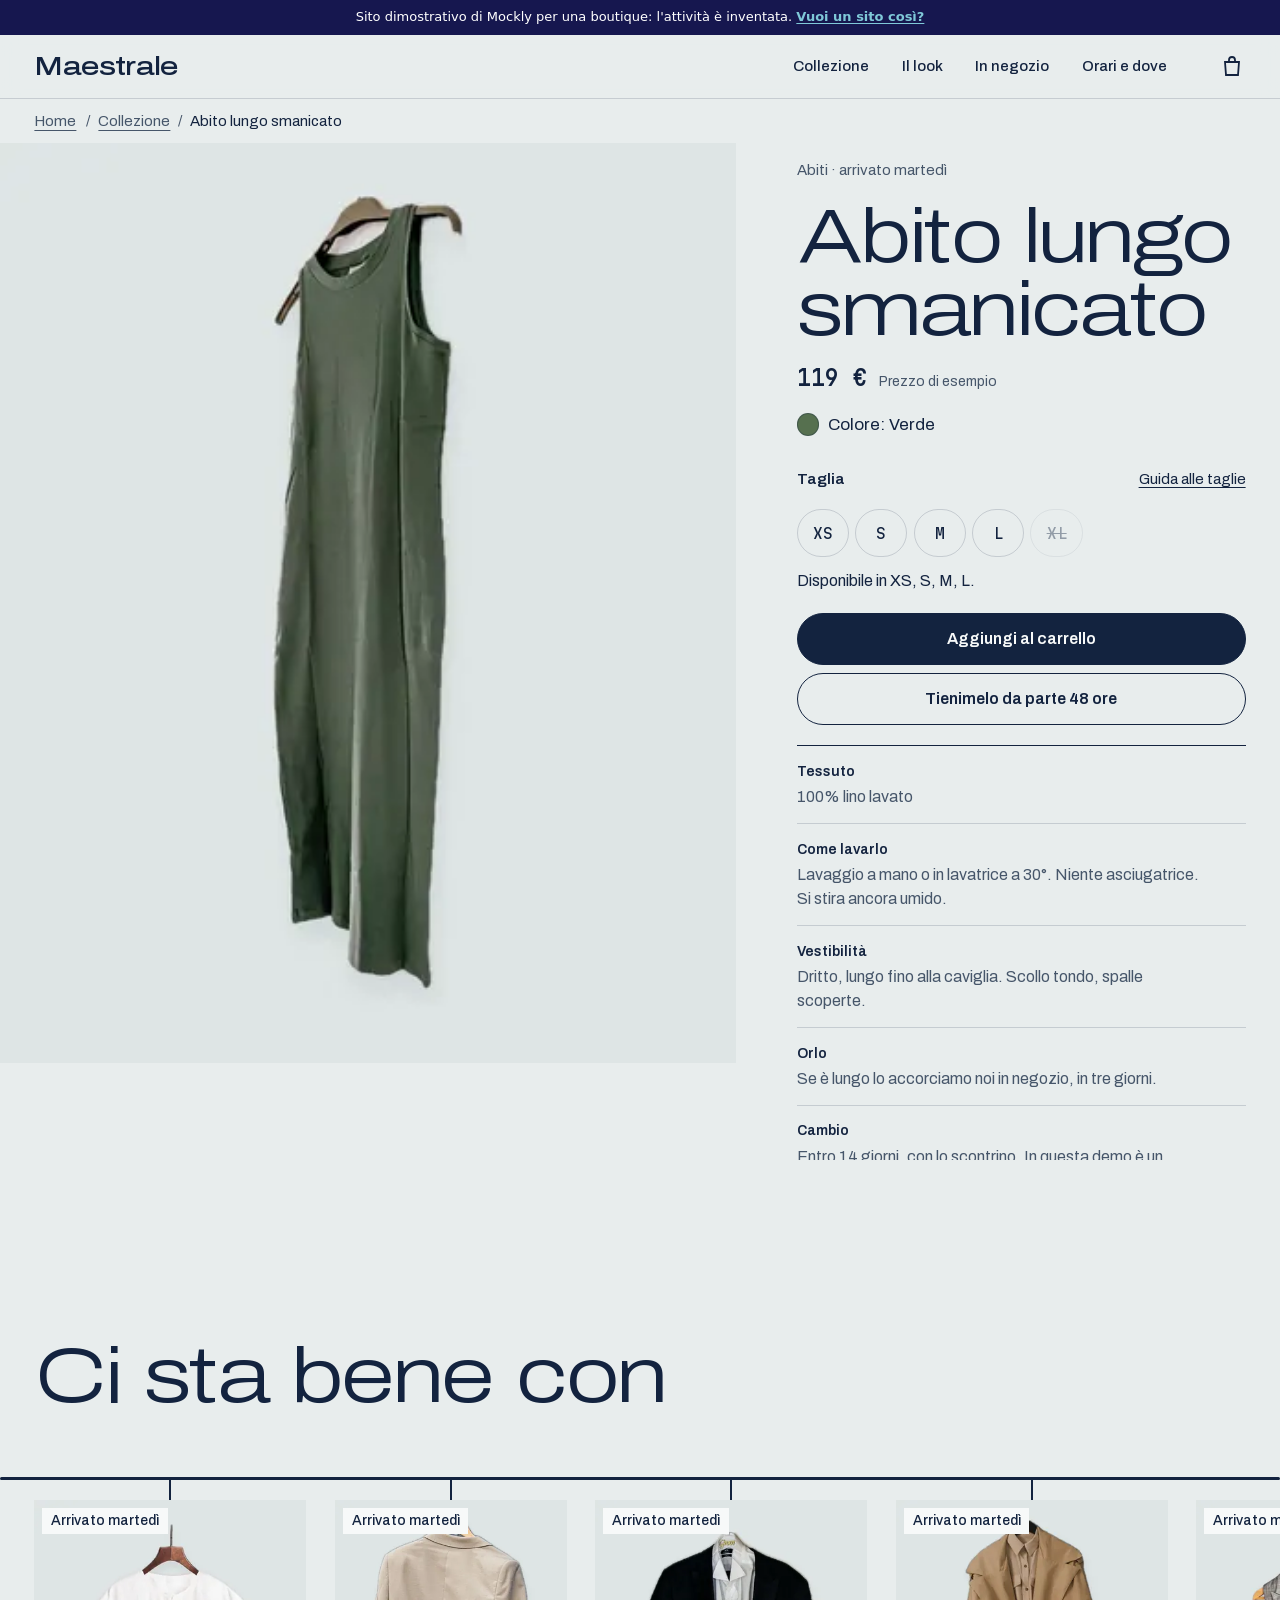
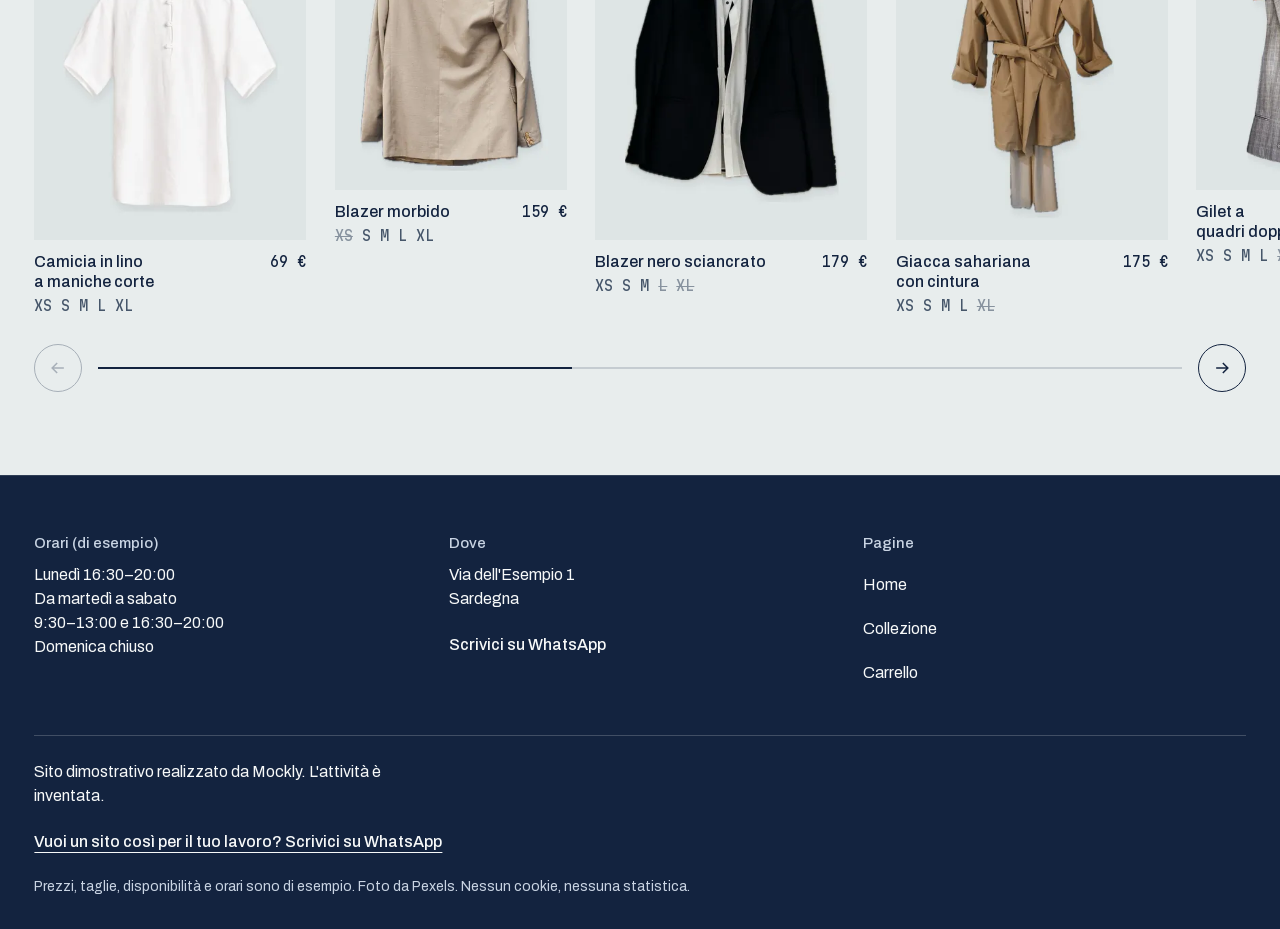
<file: prodotto.html>
<!doctype html>
<html lang="it">
<head>
<meta charset="utf-8">
<meta name="viewport" content="width=device-width, initial-scale=1, viewport-fit=cover">
<title>Scheda capo — Maestrale (demo)</title>
<meta name="description" content="Scheda di un capo della boutique Maestrale: taglie, tessuto, lavaggio e vestibilità. Demo: prezzi e disponibilità di esempio.">
<meta name="robots" content="noindex">
<meta name="theme-color" content="#FFFFFF">
<meta property="og:type" content="website">
<meta property="og:locale" content="it_IT">
<meta property="og:site_name" content="Maestrale (demo di Mockly)">
<meta property="og:title" content="Scheda capo — Maestrale (demo)">
<meta property="og:description" content="Scheda di un capo della boutique Maestrale: taglie, tessuto, lavaggio e vestibilità. Demo: prezzi e disponibilità di esempio.">
<meta property="og:image" content="assets/img/anteprima-social.jpg">
<meta property="og:image:width" content="1200">
<meta property="og:image:height" content="630">
<meta property="og:image:alt" content="Maestrale: abito lungo azzurro mosso dal vento e la scritta Vestiti che prendono vento">
<meta name="twitter:card" content="summary_large_image">
<link rel="icon" href="assets/img/favicon.svg" type="image/svg+xml">
<link rel="apple-touch-icon" href="assets/img/apple-touch-icon.png">
<link rel="manifest" href="site.webmanifest">
<link rel="preload" href="assets/fonts/archivo-var.woff2" as="font" type="font/woff2" crossorigin>
<link rel="stylesheet" href="assets/css/style.css?v=1795534497">
<script>document.documentElement.classList.add("js")</script>
</head>
<body data-page="prodotto" class="has-thumbbar">
<!-- Striscia Mockly: dice che questo è un sito dimostrativo -->
<div class="mockly-demo-bar" role="note"><p>Sito dimostrativo di Mockly per una boutique: l'attività è inventata. <a href="https://mockly.it/">Vuoi un sito così?</a></p></div>
<script>(function(){var b=document.currentScript.previousElementSibling,h=[];function pad(){var c=getComputedStyle(document.body),t=parseFloat(c.paddingTop)||0;b.style.margin="-"+t+"px -"+(parseFloat(c.paddingRight)||0)+"px "+t+"px -"+(parseFloat(c.paddingLeft)||0)+"px";}function find(){pad();h=[].filter.call(document.body.querySelectorAll("*"),function(e){if(e===b||b.contains(e))return false;if(e.hasAttribute("data-mockly-bar"))return true;var s=getComputedStyle(e);if(s.position!=="fixed"||s.top!=="0px")return false;var r=e.getBoundingClientRect();if(r.height>20&&r.height<innerHeight*.5&&r.width>innerWidth*.5){e.setAttribute("data-mockly-bar","");return true;}return false;});move();}function move(){var t=Math.max(0,b.offsetHeight-scrollY)+"px";h.forEach(function(e){e.style.top=t;});}addEventListener("load",find);addEventListener("resize",find);addEventListener("scroll",move,{passive:true});if(document.readyState!=="loading")find();else document.addEventListener("DOMContentLoaded",find);})();</script>
<style>.mockly-demo-bar{position:relative;z-index:1;margin:0;padding:8px 16px;background:#16174F;color:#fff;font:500 13px/1.45 system-ui,-apple-system,"Segoe UI",Roboto,sans-serif;text-align:center;letter-spacing:0}.mockly-demo-bar p{margin:0;color:inherit;font:inherit}.mockly-demo-bar a{color:#7FC8D8;font-weight:600;text-decoration:underline;text-underline-offset:2px}.mockly-demo-bar a:focus-visible{outline:2px solid #7FC8D8;outline-offset:2px}</style>
<a class="skip" href="#contenuto">Vai al contenuto</a>
<header class="header">
  <a class="logo" href="index.html">Maestrale<span class="logo__mark" aria-hidden="true"></span></a>
  <nav class="nav" aria-label="Principale"><a href="collezione.html">Collezione</a><a href="index.html#look">Il look</a><a href="index.html#negozio">In negozio</a><a href="index.html#visita">Orari e dove</a></nav>
  <div class="header__tools">
    <a class="icon-btn" href="carrello.html"><span class="sr-only">Carrello, capi:</span><svg viewBox="0 0 24 24" fill="none" stroke="currentColor" stroke-width="1.8" aria-hidden="true"><path d="M5 8h14l-1 13H6L5 8z"/><path d="M9 8V6a3 3 0 0 1 6 0v2"/></svg><span class="cart-count" data-cart-count data-n="0">0</span></a>
    <button class="icon-btn menu-btn" type="button" aria-controls="menu" aria-expanded="false" data-open><span class="label">Menu</span><svg viewBox="0 0 24 24" fill="none" stroke="currentColor" stroke-width="2" aria-hidden="true"><path d="M3 8h18M3 16h18"/></svg></button>
  </div>
</header>
<div class="menu" id="menu" role="dialog" aria-modal="true" aria-label="Menu" inert data-inert-closed>
  <div class="menu__bar"><span class="eyebrow">Menu</span><button class="icon-btn" type="button" data-close aria-label="Chiudi il menu"><svg viewBox="0 0 24 24" fill="none" stroke="currentColor" stroke-width="2" aria-hidden="true"><path d="M5 5l14 14M19 5L5 19"/></svg></button></div>
  <ul class="menu__list"><li><a href="collezione.html">Collezione</a></li><li><a href="index.html#look">Il look</a></li><li><a href="index.html#negozio">In negozio</a></li><li><a href="index.html#visita">Orari e dove</a></li></ul>
  <div class="menu__foot">
    <p>Via dell'Esempio 1 · martedì arrivano i capi nuovi</p>
    <a class="btn" data-wa="[DEMO — sito dimostrativo di Mockly, la boutique Maestrale è inventata]\nCiao! Vorrei un'informazione sui capi." href="https://wa.me/393517578080"><svg viewBox="0 0 24 24" fill="currentColor" aria-hidden="true"><path d="M12 2a10 10 0 0 0-8.6 15.1L2 22l5-1.3A10 10 0 1 0 12 2zm0 18.2a8.2 8.2 0 0 1-4.2-1.2l-.3-.2-3 .8.8-2.9-.2-.3A8.2 8.2 0 1 1 12 20.2zm4.5-6.1c-.2-.1-1.5-.7-1.7-.8-.2-.1-.4-.1-.6.1l-.8 1c-.1.2-.3.2-.5.1a6.7 6.7 0 0 1-3.3-2.9c-.3-.4.3-.4.7-1.3.1-.2 0-.3 0-.4l-.8-1.8c-.2-.5-.4-.4-.6-.4h-.5a1 1 0 0 0-.7.3 3 3 0 0 0-.9 2.2 5.2 5.2 0 0 0 1.1 2.7 11.8 11.8 0 0 0 4.5 4c1.7.7 2.3.8 3.2.6.5-.1 1.5-.6 1.7-1.2.2-.6.2-1.1.2-1.2-.1-.1-.3-.2-.5-.3z"/></svg>Scrivici su WhatsApp</a>
  </div>
</div>

<main id="contenuto">
  <div id="prodotto">
    <noscript><div class="notfound"><h1 class="display">Scheda capo</h1><p class="lead">Per vedere la scheda serve JavaScript attivo. Tutti i capi sono nella collezione.</p><a class="btn" href="collezione.html">Vai alla collezione</a></div></noscript>
    <div class="product skeleton" aria-hidden="true"><div class="gallery"><div class="gallery__track"><div class="gallery__slide"></div></div></div><div class="product__info"><p class="product__name display">&nbsp;</p><p class="product__price"><b>&nbsp;&nbsp;&nbsp;&nbsp;</b></p></div></div>
  </div>
</main>
<footer class="footer">
  <div class="footer__cols">
    <div><h2>Orari (di esempio)</h2><p>Lunedì 16:30–20:00<br>Da martedì a sabato<br>9:30–13:00 e 16:30–20:00<br>Domenica chiuso</p></div>
    <div><h2>Dove</h2><p>Via dell'Esempio 1<br>Sardegna</p><p style="margin-top:.75rem"><a class="link" data-wa="[DEMO — sito dimostrativo di Mockly, la boutique Maestrale è inventata]\nCiao! Vorrei un'informazione sui capi." href="https://wa.me/393517578080">Scrivici su WhatsApp</a></p></div>
    <div><h2>Pagine</h2><ul><li><a href="index.html">Home</a></li><li><a href="collezione.html">Collezione</a></li><li><a href="carrello.html">Carrello</a></li></ul></div>
  </div>
  <div class="footer__demo">
    <p>Sito dimostrativo realizzato da Mockly. L'attività è inventata.</p>
    <p><a class="link" data-wa="Ciao Mockly! Ho visto la demo della boutique Maestrale e vorrei un sito così per il mio lavoro." href="https://wa.me/393517578080">Vuoi un sito così per il tuo lavoro? Scrivici su WhatsApp</a></p>
    <small>Prezzi, taglie, disponibilità e orari sono di esempio. Foto da Pexels. Nessun cookie, nessuna statistica.</small>
  </div>
</footer>
<div class="scrim" aria-hidden="true"></div>
<div class="toast" aria-live="polite"></div>
<div class="thumbbar"></div>
<script src="assets/js/data.js?v=1795534497"></script>
<script src="assets/js/main.js?v=1795534497"></script>
</body>
</html>
</file>
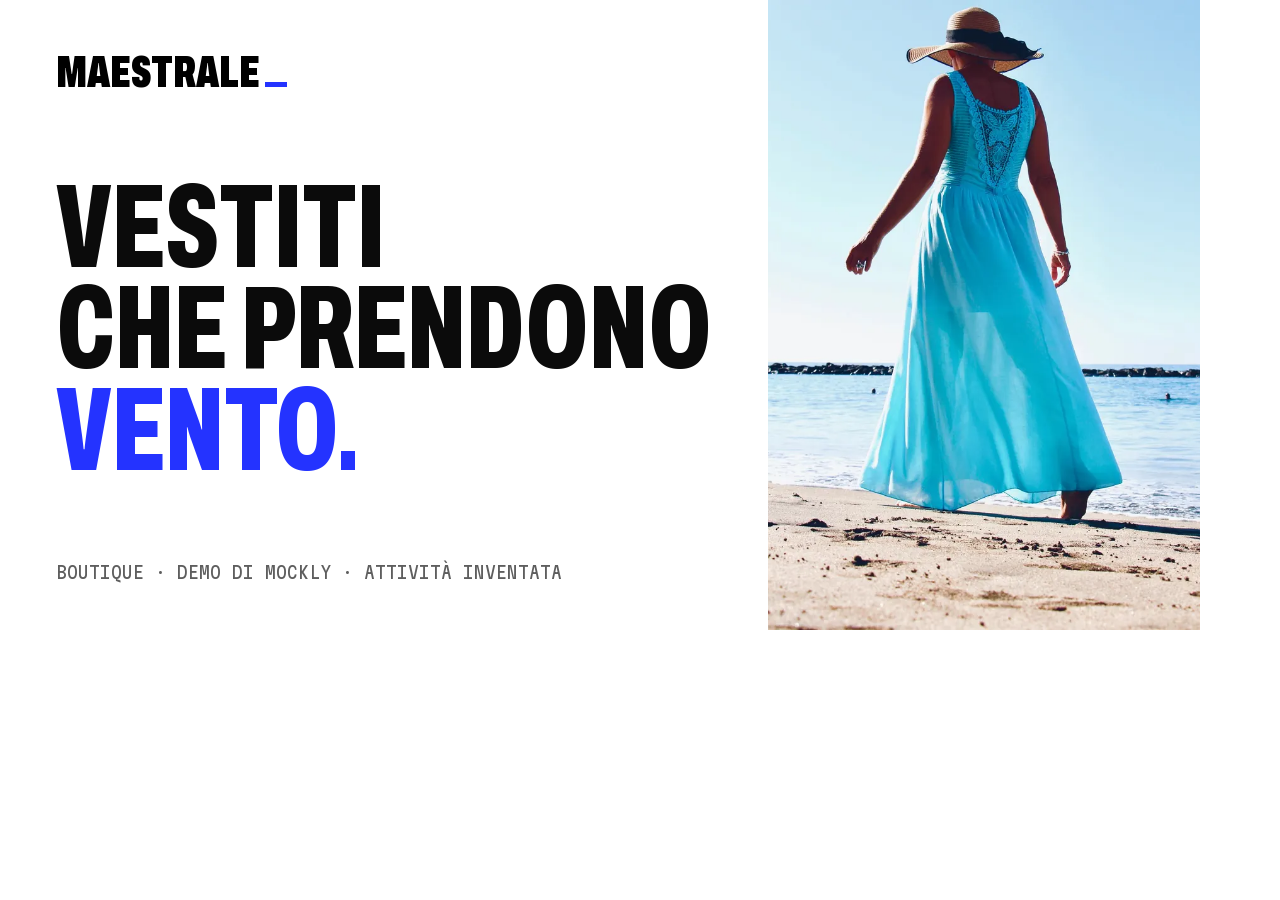
<file: tools/anteprima.html>
<!doctype html><html lang="it"><head><meta charset="utf-8"><title>Modello anteprima social</title>
<style>
@font-face{font-family:A;src:url(../assets/fonts/archivo-var.woff2) format("woff2");font-weight:100 900;font-stretch:62% 125%}
@font-face{font-family:M;src:url(../assets/fonts/martian-mono-var.woff2) format("woff2");font-weight:100 800;font-stretch:75% 112.5%}
html,body{margin:0;width:1200px;height:630px;overflow:hidden;background:#fff}
.w{display:grid;grid-template-columns:1fr 470px;height:630px}
.t{padding:48px 56px;display:flex;flex-direction:column;justify-content:space-between;font-family:A}
.logo{font-stretch:62%;font-weight:900;font-size:44px;text-transform:uppercase}
.logo i{display:inline-block;width:22px;height:5px;background:#2433FF;margin-left:5px}
h1{margin:0;font-stretch:62%;font-weight:800;text-transform:uppercase;font-size:118px;line-height:.86;white-space:nowrap;color:#0B0B0B}
h1 b{color:#2433FF;font-weight:800}
p{margin:0;font-family:M;font-size:17px;text-transform:uppercase;font-stretch:87.5%;color:#5E5E5E}
img{width:470px;height:630px;object-fit:cover;object-position:50% 30%}
</style></head><body><div class="w"><div class="t"><div class="logo">Maestrale<i></i></div>
<h1>Vestiti<br>che prendono<br><b>vento.</b></h1><p>Boutique · demo di Mockly · attività inventata</p></div>
<img src="../assets/img/eroe-800.webp" alt=""></div></body></html>
</file>
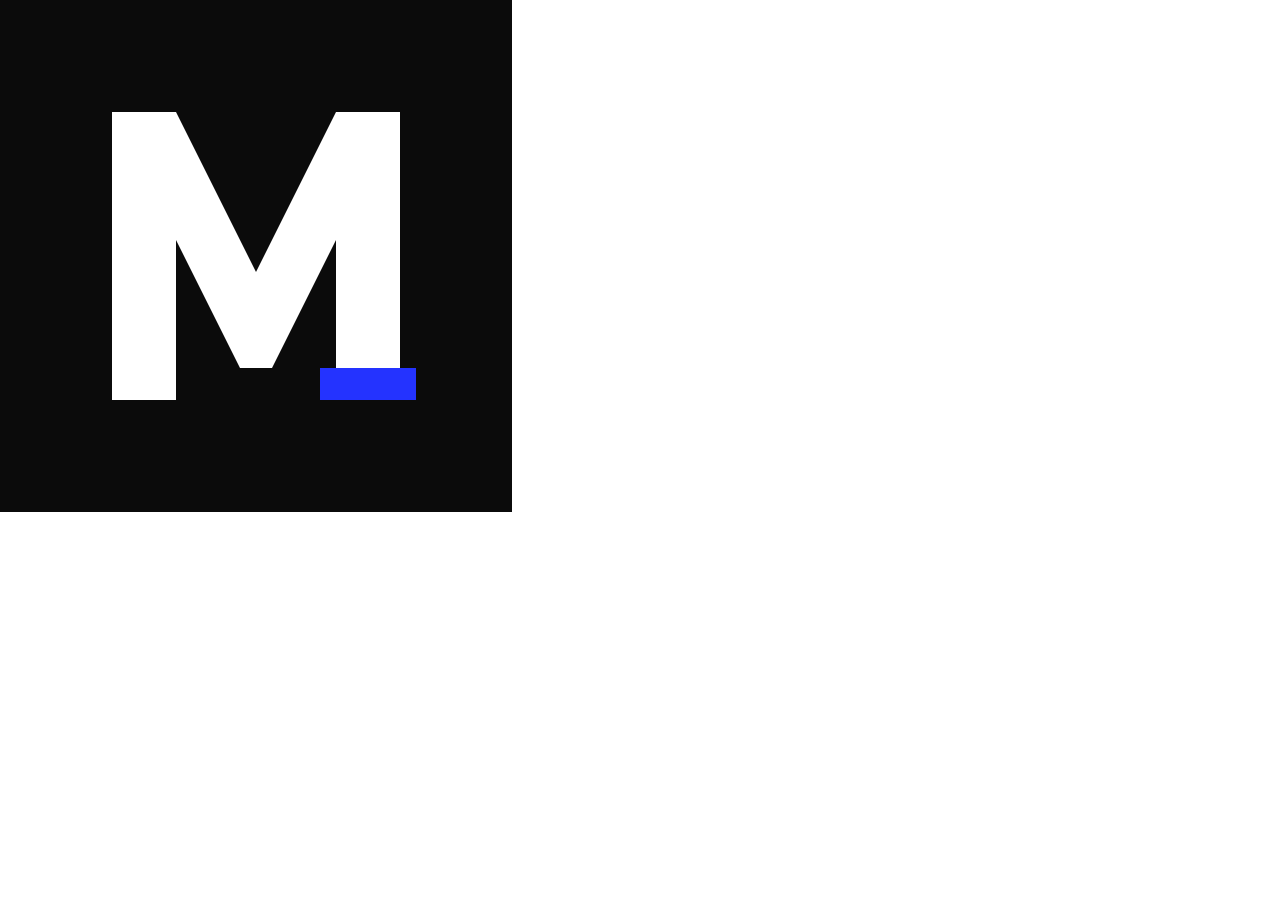
<file: tools/icona.html>
<!doctype html><html><head><meta charset="utf-8"><title>Icona</title><style>html,body{margin:0;width:512px;height:512px;overflow:hidden}img{width:512px;height:512px;display:block}</style></head><body><img src="../assets/img/favicon.svg" alt=""></body></html>
</file>
<file: assets/css/style.css>
/* Maestrale — demo di Mockly. Sale, blu notte e un giallo per gli ultimi pezzi.
   Archivo largo e leggero per i titoli, Martian Mono solo per prezzi e taglie. */

@font-face {
  font-family: "Archivo";
  src: url("../fonts/archivo-var.woff2") format("woff2");
  font-weight: 100 900;
  font-stretch: 62% 125%;
  font-display: swap;
}
@font-face {
  font-family: "Martian Mono";
  src: url("../fonts/martian-mono-var.woff2") format("woff2");
  font-weight: 100 800;
  font-stretch: 75% 112.5%;
  font-display: swap;
}

:root {
  --salt: #E8EDED;
  --paper: #F7F9F9;
  --ink: #13233F;
  --ink-2: #24395F;
  --muted: #46566A;
  --line: rgba(19, 35, 63, .16);
  --soft: #D9E0E1;
  --sun: #E9B824;
  --on-dark: #C9D4E3;
  --danger: #A8102B;

  --f-body: "Archivo", system-ui, sans-serif;
  --f-mono: "Martian Mono", ui-monospace, monospace;

  --gutter: clamp(1rem, .55rem + 2vw, 3rem);
  --header: 3.5rem;
  --ease: cubic-bezier(.2, .7, .1, 1);
  --ease-out: cubic-bezier(.16, 1, .3, 1);
}

*, *::before, *::after { box-sizing: border-box; }
html { -webkit-text-size-adjust: 100%; text-size-adjust: 100%; scroll-padding-top: calc(var(--header) + 1rem); }
html, body { overflow-x: clip; }
body {
  margin: 0; background: var(--salt); color: var(--ink);
  font-family: var(--f-body); font-size: 1.0625rem; line-height: 1.5; font-stretch: 100%;
  -webkit-font-smoothing: antialiased;
}
body.is-locked { overflow: hidden; }
img { display: block; max-width: 100%; height: auto; }
a { color: inherit; }
button, input, select, textarea { font: inherit; color: inherit; }
button { cursor: pointer; }
h1, h2, h3, p, ul, ol, figure, dl, dd { margin: 0; }
ul, ol { padding: 0; list-style: none; }
:focus-visible { outline: 3px solid var(--ink); outline-offset: 3px; }
.sr-only { position: absolute !important; width: 1px; height: 1px; padding: 0; margin: -1px; overflow: hidden; clip: rect(0 0 0 0); white-space: nowrap; border: 0; }
.skip { position: absolute; left: 1rem; top: -4rem; z-index: 100; background: var(--ink); color: var(--paper); padding: .75rem 1rem; text-decoration: none; }
.skip:focus { top: 1rem; }

/* ---------- Tipografia ---------- */
.display, .h2 {
  font-family: var(--f-body); font-stretch: 125%; font-weight: 300;
  line-height: .95; letter-spacing: -.045em; text-wrap: balance;
}
.h2 { font-size: clamp(2.125rem, 1.2rem + 4.6vw, 5.5rem); }
.display b, .h2 b, .still__text b { font-weight: 650; }
.eyebrow { font-size: .9375rem; font-weight: 500; color: var(--muted); }
.lead { font-size: clamp(1.0625rem, .95rem + .5vw, 1.3125rem); line-height: 1.45; max-width: 34ch; text-wrap: pretty; color: var(--muted); }
.muted { color: var(--muted); }

/* ---------- Bottoni ---------- */
.btn {
  display: inline-flex; align-items: center; justify-content: center; gap: .6rem;
  min-height: 3.25rem; padding: 0 1.6rem; border-radius: 999px;
  border: 1.5px solid var(--ink); background: var(--ink); color: var(--paper);
  font-weight: 600; font-size: 1rem; text-decoration: none; text-align: center; line-height: 1.15;
  transition: transform .12s var(--ease), background-color .2s, color .2s, border-color .2s;
  -webkit-tap-highlight-color: transparent;
}
.btn:hover { background: var(--ink-2); border-color: var(--ink-2); }
.btn:active { transform: scale(.97); }
.btn--accent { background: var(--ink); }
.btn--ghost { background: transparent; color: var(--ink); }
.btn--ghost:hover { background: var(--ink); color: var(--paper); }
.btn--light { background: var(--paper); border-color: var(--paper); color: var(--ink); }
.btn--light:hover { background: var(--sun); border-color: var(--sun); color: var(--ink); }
.btn--block { width: 100%; }
.btn svg { width: 1.15em; height: 1.15em; flex: none; }
.btn[disabled], .btn[aria-disabled="true"] { opacity: .5; pointer-events: none; }
.link {
  display: inline-flex; align-items: center; gap: .4rem; min-height: 2.75rem;
  font-weight: 500; text-decoration: underline; text-decoration-thickness: 1px; text-underline-offset: .3em;
}
.link:hover { text-decoration-thickness: 2px; }
.link svg { width: 1.1em; height: 1.1em; flex: none; }

/* ---------- Intestazione ---------- */
.header {
  position: sticky; top: 0; z-index: 50; height: var(--header);
  display: flex; align-items: center; justify-content: space-between; gap: 1rem;
  padding: 0 calc(var(--gutter) - .5rem) 0 var(--gutter);
  background: rgba(232, 237, 237, .92);
  -webkit-backdrop-filter: blur(10px); backdrop-filter: blur(10px);
  border-bottom: 1px solid var(--line);
}
.logo {
  display: inline-flex; align-items: center; min-height: 2.75rem;
  font-stretch: 125%; font-weight: 500; font-size: 1.375rem; letter-spacing: -.03em; text-decoration: none; line-height: 1;
}
.logo__mark { display: none; }
.nav { display: none; }
.header__tools { display: flex; align-items: center; gap: .25rem; }
.icon-btn {
  position: relative; display: inline-flex; align-items: center; justify-content: center; gap: .45rem;
  min-width: 2.75rem; min-height: 2.75rem; padding: 0 .5rem;
  border: 0; background: none; text-decoration: none; font-size: .9375rem; font-weight: 500;
  -webkit-tap-highlight-color: transparent; transition: transform .12s var(--ease);
}
.icon-btn:active { transform: scale(.92); }
.icon-btn svg { width: 1.5rem; height: 1.5rem; }
.cart-count {
  position: absolute; top: .2rem; right: 0; min-width: 1.2rem; height: 1.2rem; padding: 0 .25rem; border-radius: 999px;
  display: grid; place-items: center; background: var(--ink); color: var(--paper);
  font-family: var(--f-mono); font-size: .6875rem; line-height: 1;
}
.cart-count[data-n="0"] { display: none; }
.is-bump { animation: bump .45s var(--ease-out); }
@keyframes bump { 40% { transform: scale(1.35); } }

/* Menu: scende dall'alto */
.menu {
  position: fixed; inset: 0 0 auto 0; z-index: 60; max-height: 100svh; overflow: auto;
  background: var(--ink); color: var(--paper);
  padding: 0 calc(var(--gutter) - .5rem) max(1.5rem, env(safe-area-inset-bottom)) var(--gutter);
  transform: translateY(-102%); visibility: hidden;
  transition: transform .4s var(--ease-out), visibility 0s .4s;
}
.menu.is-open { transform: none; visibility: visible; transition: transform .45s var(--ease-out); }
.menu__bar { display: flex; justify-content: space-between; align-items: center; height: var(--header); }
.menu__bar .eyebrow { color: var(--on-dark); }
.menu__list { display: grid; padding: .5rem 0 2rem; }
.menu__list a {
  display: flex; align-items: center; min-height: 3.5rem; text-decoration: none;
  font-stretch: 125%; font-weight: 300; font-size: clamp(2rem, 1.4rem + 4vw, 3.5rem); letter-spacing: -.04em; line-height: 1.05;
  opacity: 0; transform: translateY(-.5rem); transition: opacity .3s, transform .4s var(--ease-out);
}
.menu.is-open .menu__list a { opacity: 1; transform: none; }
.menu.is-open .menu__list li:nth-child(2) a { transition-delay: .04s; }
.menu.is-open .menu__list li:nth-child(3) a { transition-delay: .08s; }
.menu.is-open .menu__list li:nth-child(4) a { transition-delay: .12s; }
.menu__list a small { display: none; }
.menu__list a[aria-current="page"] { text-decoration: underline; text-decoration-thickness: 2px; text-underline-offset: .15em; }
.menu__foot { display: grid; gap: .75rem; font-size: 1rem; color: var(--on-dark); }
.menu__foot .btn { background: var(--paper); border-color: var(--paper); color: var(--ink); justify-self: start; }

/* ---------- Barra in basso (azione col pollice) ---------- */
.thumbbar {
  position: fixed; left: 0; right: 0; bottom: 0; z-index: 40;
  padding: .6rem var(--gutter) max(.6rem, env(safe-area-inset-bottom));
  display: flex; gap: .5rem; pointer-events: none;
  transform: translateY(120%); transition: transform .35s var(--ease-out);
}
.thumbbar.is-visible { transform: none; }
.thumbbar > * { pointer-events: auto; flex: 1; box-shadow: 0 6px 24px rgba(19, 35, 63, .22); }
.thumbbar.is-empty { display: none; }
.thumbbar .btn--ghost { background: var(--paper); }
.has-thumbbar .footer { padding-bottom: calc(5.5rem + env(safe-area-inset-bottom)); }

/* ---------- Strutture comuni ---------- */
.wrap { padding-inline: var(--gutter); }
.section { padding-block: clamp(4rem, 2.5rem + 6vw, 8.5rem); }

/* Comparsa allo scroll: nasconde solo se c'è JavaScript */
.js .reveal { opacity: 0; transform: translateY(1.5rem); transition: opacity .8s var(--ease), transform 1s var(--ease-out); }
.js .reveal.is-in { opacity: 1; transform: none; }

/* Vento sulle foto: il contenitore taglia, l'immagine si piega dall'alto come su una gruccia */
.wind { overflow: hidden; background: var(--soft); }
.wind > img, .wind > picture > img { width: 100%; height: 100%; object-fit: cover; transform-origin: 50% 0; }

.hero__actions { display: flex; flex-wrap: wrap; gap: .5rem 1.5rem; align-items: center; }


/* ---------- Prima schermata: la stecca con i capi disegnati ---------- */
.rack { overflow-x: clip; padding: clamp(1.5rem, 1rem + 2.5vw, 3.5rem) 0 clamp(2.5rem, 1.5rem + 3vw, 4.5rem); border-bottom: 1px solid var(--line); }
.rack__head { text-align: center; display: grid; gap: .75rem; justify-items: center; }
.rack__title { font-stretch: 125%; font-weight: 300; letter-spacing: -.045em; line-height: .95; font-size: clamp(2.25rem, 1rem + 5.4vw, 5.75rem); max-width: 14ch; text-wrap: balance; }
.rack__lead { color: var(--muted); max-width: 40ch; text-wrap: balance; }
.rack__hint { display: none; }
.rack.is-on .rack__hint { display: inline; }
.rack__stage { display: none; position: relative; margin-top: clamp(1.5rem, 1rem + 2vw, 3rem); height: calc(var(--rack-size, 200px) * 1.5 + 2rem); touch-action: pan-y; user-select: none; -webkit-user-select: none; }
.rack.is-on .rack__stage { display: block; }
.rack__stage::before { content: ""; position: absolute; left: 0; right: 0; top: 1.5rem; height: 3px; margin-top: -1.5px; border-radius: 2px; background: var(--ink); }
.rack__track { position: absolute; inset: 0; }
.rack__item {
  position: absolute; left: 50%; top: calc(1.5rem - var(--rack-size, 200px) * .05); width: var(--rack-size, 200px);
  transform-origin: 50% 3.3%; transition: transform .7s var(--ease-out), filter .6s, opacity .5s;
}
.rack__stage.is-dragging .rack__item { transition: none; }
.rack__btn { display: block; width: 100%; padding: 0; border: 0; background: none; cursor: pointer; -webkit-tap-highlight-color: transparent; }
.rack__btn img { display: block; width: 100%; height: auto; filter: drop-shadow(0 16px 18px rgba(19, 35, 63, .16)); -webkit-user-drag: none; }
.rack__btn:focus-visible { outline-offset: -2px; border-radius: .5rem; }
@media (hover: hover) { .rack__item:not(.is-current):hover { filter: none !important; opacity: 1 !important; } }
.rack__arrow {
  position: absolute; top: 50%; z-index: 60; width: 3rem; height: 3rem; margin-top: -1.5rem; border-radius: 50%;
  border: 1.5px solid var(--ink); background: var(--paper); color: var(--ink); display: grid; place-items: center;
  transition: background-color .2s, color .2s, opacity .2s;
}
.rack__arrow--prev { left: var(--gutter); }
.rack__arrow--next { right: var(--gutter); }
.rack__arrow:hover { background: var(--ink); color: var(--paper); }
.rack__arrow:disabled { opacity: 0; pointer-events: none; }
.rack__arrow svg { width: 1.25rem; height: 1.25rem; }
@media (max-width: 63.99em) { .rack__arrow { top: auto; bottom: 0; margin-top: 0; } }
.rack__info { display: grid; grid-template-columns: 6.5rem minmax(0, 1fr); gap: 1rem; align-items: start; max-width: 40rem; margin: 1rem auto 0; min-height: 13rem; }
.rack__info:empty { display: none; }
.rack__photo { aspect-ratio: 4 / 5; }
.rack__text { display: grid; gap: .5rem; justify-items: start; }
.rack__count { font-size: .9375rem; color: var(--muted); display: flex; flex-wrap: wrap; align-items: center; gap: .25rem .6rem; }
.rack__badge { padding: .15rem .5rem; background: var(--paper); color: var(--ink); font-size: .875rem; font-weight: 500; }
.rack__badge--last { background: var(--sun); font-weight: 600; }
.rack__name { font-stretch: 125%; font-weight: 300; letter-spacing: -.035em; line-height: 1.02; font-size: clamp(1.5rem, 1.1rem + 1.6vw, 2.5rem); text-wrap: balance; }
.rack__meta { display: flex; flex-wrap: wrap; align-items: center; gap: .25rem 1.25rem; }
.rack__price { font-family: var(--f-mono); font-stretch: 87.5%; font-size: 1rem; }
.rack__color { display: inline-flex; align-items: center; gap: .45rem; font-size: .9375rem; color: var(--muted); }
.rack__sizes span[aria-hidden] { display: flex; flex-wrap: wrap; gap: .1rem .6rem; font-family: var(--f-mono); font-stretch: 87.5%; font-size: .875rem; color: var(--muted); }
.rack__sizes s { opacity: .55; }
.rack__text .btn { margin-top: .25rem; }
.rack .hero__actions { justify-content: center; margin-top: 1.5rem; }
.rack:not(.is-on) .hero__actions { margin-top: 2rem; }
@media (min-width: 64em) {
  .rack__title { max-width: none; font-size: clamp(3.25rem, 3.6vw, 4.5rem); }
  .rack__info { grid-template-columns: 9rem minmax(0, 1fr); gap: 1.5rem; }
}

/* ---------- Scheda capo (card) ---------- */
.grid { display: grid; grid-template-columns: repeat(2, minmax(0, 1fr)); gap: 2rem .75rem; grid-auto-flow: dense; }
.card { position: relative; display: grid; gap: .6rem; align-content: start; }
.card__link { text-decoration: none; display: grid; gap: .7rem; -webkit-tap-highlight-color: transparent; }
.card__media { position: relative; aspect-ratio: 4 / 5; transition: transform .15s var(--ease); }
.card__media img { position: absolute; inset: 0; }
.card__media .alt { opacity: 0; transition: opacity .5s; }
@media (hover: hover) { .card__link:hover .card__media .alt { opacity: 1; } }
.card__link:active .card__media { transform: scale(.985); }
.card__badge {
  position: absolute; left: .5rem; top: .5rem; z-index: 1;
  padding: .3rem .55rem; background: var(--paper); color: var(--ink); font-size: .875rem; font-weight: 500; line-height: 1.2;
}
.card__badge--last { background: var(--sun); font-weight: 600; }
.card__info { display: grid; grid-template-columns: 1fr auto; gap: .2rem .75rem; align-items: baseline; }
.card__name { font-size: 1rem; font-weight: 500; line-height: 1.25; text-wrap: balance; }
.card__price { font-family: var(--f-mono); font-size: .875rem; font-stretch: 87.5%; white-space: nowrap; }
.card__sizes { grid-column: 1 / -1; display: flex; flex-wrap: wrap; gap: .1rem .55rem; font-family: var(--f-mono); font-size: .875rem; font-stretch: 87.5%; color: var(--muted); }
.card__sizes s { opacity: .6; }
.card__link:hover .card__name { text-decoration: underline; text-underline-offset: .2em; }
.card--big { grid-column: 1 / -1; }
.card--big .card__name { font-stretch: 125%; font-weight: 300; letter-spacing: -.035em; font-size: clamp(1.625rem, 1rem + 2.6vw, 2.75rem); line-height: 1; }

/* ---------- La stecca: fila di capi appesi, col dito scorre, col mouse si trascina ---------- */
.shelf { padding-top: clamp(3rem, 2rem + 4vw, 6rem); }
.shelf__head { display: flex; flex-wrap: wrap; align-items: end; justify-content: space-between; gap: 1rem 2rem; margin-bottom: clamp(1.5rem, 1rem + 2vw, 2.5rem); }
.shelf__note { color: var(--muted); font-size: .9375rem; }
.shelf__more { display: flex; flex-wrap: wrap; align-items: center; gap: .25rem 1.25rem; margin-top: 1rem; color: var(--muted); font-size: .9375rem; }
.shelf__more .link { color: var(--ink); }

.rail { position: relative; padding-top: 1.5rem; }
.rail::before { content: ""; position: absolute; left: 0; right: 0; top: 1.5rem; height: 3px; border-radius: 2px; background: var(--ink); }
.rail__track {
  display: flex; align-items: flex-start; gap: clamp(.875rem, .5rem + 1.6vw, 2rem);
  overflow-x: auto; overscroll-behavior-x: contain; scroll-snap-type: x mandatory; scroll-padding-inline: var(--gutter);
  padding: 0 var(--gutter) 1.75rem; scrollbar-width: none;
}
.rail__track::-webkit-scrollbar { display: none; }
.rail__track.is-dragging { cursor: grabbing; scroll-snap-type: none; }
.rail__track.is-dragging a { pointer-events: none; }
@media (hover: hover) and (pointer: fine) { .rail__track { cursor: grab; } }
.rail .card { flex: none; width: clamp(13rem, 64vw, 22rem); scroll-snap-align: start; }
.rail .card:nth-child(3n+2) { width: clamp(11.5rem, 52vw, 18rem); }
.rail .card.is-hidden { display: none; }
.rail .card__link::before { content: ""; display: block; width: 2px; height: 1.4rem; margin: 0 auto -.7rem; background: var(--ink); }
.rail img { -webkit-user-drag: none; user-select: none; }
.rail--small .card { width: clamp(11rem, 48vw, 17rem); }
.rail--small .card:nth-child(3n+2) { width: clamp(10rem, 42vw, 14.5rem); }
.rail__end { flex: none; width: clamp(10rem, 44vw, 15rem); align-self: stretch; scroll-snap-align: start; padding-top: .7rem; }
.rail__end a {
  height: 100%; min-height: 12rem; display: flex; flex-direction: column; justify-content: space-between; gap: 1rem; padding: 1.25rem;
  background: var(--ink); color: var(--paper); text-decoration: none;
  font-stretch: 125%; font-weight: 300; font-size: clamp(1.5rem, 1.1rem + 1.5vw, 2.25rem); line-height: 1; letter-spacing: -.035em;
}
.rail__end svg { width: 2.5rem; height: 2.5rem; align-self: flex-end; transition: transform .3s var(--ease-out); }
.rail__end a:hover svg { transform: translateX(.35rem); }
.rail__foot { display: flex; align-items: center; gap: 1rem; }
.rail__bar { flex: 1; height: 2px; background: var(--line); position: relative; overflow: hidden; }
.rail__bar span { position: absolute; inset: 0 auto 0 0; width: 20%; background: var(--ink); transition: width .15s linear; }
.rail__btn { flex: none; width: 3rem; height: 3rem; border-radius: 50%; border: 1.5px solid var(--ink); background: none; display: none; place-items: center; transition: background-color .2s, color .2s, opacity .2s; }
.rail__btn:hover { background: var(--ink); color: var(--paper); }
.rail__btn:disabled { opacity: .3; pointer-events: none; }
.rail__btn svg { width: 1.25rem; height: 1.25rem; }
@media (hover: hover) and (pointer: fine) { .rail__btn { display: grid; } }

.kinds { display: flex; gap: .4rem; overflow-x: auto; scrollbar-width: none; margin-inline: calc(var(--gutter) * -1); padding: 0 var(--gutter) .25rem; max-width: calc(100% + var(--gutter) * 2); }
.kinds::-webkit-scrollbar { display: none; }
.kinds button {
  flex: none; min-height: 2.75rem; padding: 0 1rem; border-radius: 999px; border: 1px solid var(--line); background: none;
  font-size: .9375rem; font-weight: 500; white-space: nowrap; transition: background-color .15s, color .15s, border-color .15s;
}
.kinds button:hover { border-color: var(--ink); }
.kinds button[aria-pressed="true"] { background: var(--ink); border-color: var(--ink); color: var(--paper); }
.shelf--all .shelf__head { align-items: start; flex-direction: column; }

/* ---------- Una frase sola ---------- */
.still { padding-block: clamp(5rem, 3rem + 10vw, 12rem); display: grid; gap: 2rem; }
.still__text { font-stretch: 125%; font-weight: 300; letter-spacing: -.045em; line-height: .98; font-size: clamp(2.25rem, 1rem + 6.4vw, 7rem); max-width: 14ch; text-wrap: balance; }
.still__media { width: min(48%, 18rem); aspect-ratio: 4 / 5; justify-self: end; }
.still__note { max-width: 32ch; color: var(--muted); }

/* ---------- Il look della settimana ---------- */
.look { background: var(--ink); color: var(--paper); padding-block: clamp(4rem, 2.5rem + 6vw, 8.5rem); margin-top: clamp(4rem, 2rem + 6vw, 8rem); }
.look .lead { color: var(--on-dark); }
.look__grid { display: grid; gap: 2rem; }
.look__side { display: grid; gap: 1rem; align-content: start; }
.look__photo { position: relative; aspect-ratio: 4 / 5; }
.look__photo .wind { position: absolute; inset: 0; background: #1f3152; }
.hotspot {
  position: absolute; z-index: 3; transform: translate(-50%, -50%);
  width: 2.75rem; height: 2.75rem; border-radius: 50%; border: 0; background: transparent;
  display: grid; place-items: center; -webkit-tap-highlight-color: transparent;
}
.hotspot::before { content: ""; width: 1.1rem; height: 1.1rem; border-radius: 50%; background: var(--paper); box-shadow: 0 0 0 .35rem rgba(247, 249, 249, .35); transition: transform .2s, background-color .2s; }
.hotspot::after { content: ""; position: absolute; inset: .3rem; border-radius: 50%; border: 2px solid var(--paper); animation: ping 2.4s var(--ease-out) 3 forwards; }
.hotspot:nth-of-type(2)::after { animation-delay: .6s; }
.hotspot:nth-of-type(3)::after { animation-delay: 1.2s; }
@keyframes ping { from { transform: scale(.6); opacity: .9; } to { transform: scale(1.7); opacity: 0; } }
.hotspot[aria-pressed="true"]::before { background: var(--sun); transform: scale(1.25); box-shadow: 0 0 0 .35rem var(--paper); }
.hotspot__label {
  position: absolute; left: calc(100% - .25rem); top: 50%; transform: translateY(-50%);
  padding: .3rem .55rem; background: var(--paper); color: var(--ink); font-size: .875rem; font-weight: 500; white-space: nowrap; pointer-events: none;
}
.look__hint { color: var(--on-dark); font-size: .9375rem; }
.look__list { display: grid; border-top: 1px solid rgba(247, 249, 249, .2); margin-top: .5rem; }
.look__item { display: grid; grid-template-columns: 4.5rem 1fr auto; gap: 1rem; align-items: center; padding: .75rem 0; border-bottom: 1px solid rgba(247, 249, 249, .2); transition: background-color .2s, box-shadow .2s; }
.look__item.is-active { background: rgba(247, 249, 249, .07); box-shadow: -.6rem 0 0 rgba(247, 249, 249, .07), .6rem 0 0 rgba(247, 249, 249, .07); }
.look__thumb { aspect-ratio: 4 / 5; }
.look__name { font-weight: 500; line-height: 1.25; }
.look__name a { text-decoration: none; }
.look__name a:hover { text-decoration: underline; }
.look__price { display: block; font-family: var(--f-mono); font-stretch: 87.5%; font-size: .875rem; color: var(--on-dark); margin-top: .2rem; font-weight: 400; }
.look__add { width: 2.75rem; height: 2.75rem; border-radius: 50%; border: 1.5px solid var(--paper); background: none; color: var(--paper); display: grid; place-items: center; transition: background-color .2s, color .2s, transform .12s; }
.look__add:hover { background: var(--paper); color: var(--ink); }
.look__add:active { transform: scale(.9); }
.look__add.is-done { background: var(--sun); border-color: var(--sun); color: var(--ink); }
.look__add svg { width: 1.25rem; height: 1.25rem; }
.look__total { display: flex; flex-wrap: wrap; justify-content: space-between; align-items: center; gap: 1rem; padding-top: 1.25rem; }
.look__total p { font-size: .9375rem; color: var(--on-dark); }
.look__total b { display: block; font-stretch: 125%; font-weight: 300; font-size: 2.5rem; letter-spacing: -.04em; line-height: 1; color: var(--paper); }

/* ---------- Servizi in negozio ---------- */
.services { display: grid; gap: 2.5rem; }
.services__media { aspect-ratio: 4 / 5; }
.services__list { margin-top: 2rem; display: grid; border-top: 1px solid var(--line); }
.services__list li { padding: 1.25rem 0; border-bottom: 1px solid var(--line); display: grid; gap: .35rem; }
.services__list h3 { font-stretch: 125%; font-weight: 400; font-size: clamp(1.375rem, 1.1rem + 1vw, 1.875rem); letter-spacing: -.03em; line-height: 1.1; }
.services__list p { color: var(--muted); max-width: 42ch; }

/* ---------- Orari e dove ---------- */
.visit { border-top: 1px solid var(--line); }
.visit__grid { display: grid; gap: 2.5rem; margin-top: 2rem; }
.hours { border-top: 1px solid var(--line); }
.hours li { display: flex; justify-content: space-between; gap: 1rem; padding: .8rem 0; border-bottom: 1px solid var(--line); font-variant-numeric: tabular-nums; }
.hours li span:last-child { font-family: var(--f-mono); font-size: .875rem; font-stretch: 87.5%; text-align: right; }
.hours li.is-today { font-weight: 650; }
.hours li.is-today span:first-child::after { content: ", oggi"; font-weight: 400; color: var(--muted); }
.visit__note { margin-top: 1rem; color: var(--muted); font-size: .9375rem; }
.address { font-stretch: 125%; font-weight: 300; font-size: clamp(1.625rem, 1.2rem + 1.6vw, 2.5rem); letter-spacing: -.035em; line-height: 1.1; }
.address + .btn { margin-top: 1.5rem; }

/* ---------- Finale ---------- */
.finale { position: relative; min-height: 88svh; display: grid; align-items: end; color: var(--paper); background: var(--ink); overflow: hidden; }
.finale__media { position: absolute; inset: 0; }
.finale__media img { opacity: .8; }
.finale__media::after { content: ""; position: absolute; inset: 0; background: linear-gradient(to top, rgba(19, 35, 63, .9), rgba(19, 35, 63, .1) 70%); }
.finale__body { position: relative; z-index: 2; padding: 6rem var(--gutter) 3rem; display: grid; gap: 1.5rem; justify-items: start; }
.finale__title { font-size: clamp(3rem, 1rem + 10vw, 11rem); max-width: 10ch; }
.finale__body p { max-width: 34ch; font-size: 1.125rem; color: var(--on-dark); }

/* ---------- Piè di pagina ---------- */
.footer { background: var(--ink); color: var(--paper); padding: 3.5rem var(--gutter) 2rem; display: grid; gap: 2.5rem; font-size: 1rem; border-top: 1px solid rgba(247, 249, 249, .12); }
.footer a { text-decoration: none; }
.footer a:hover { text-decoration: underline; text-underline-offset: .25em; }
.footer__cols { display: grid; gap: 2rem; grid-template-columns: repeat(auto-fit, minmax(12rem, 1fr)); }
.footer h2 { font-size: .9375rem; font-weight: 500; color: var(--on-dark); margin-bottom: .5rem; }
.footer li a { display: inline-flex; min-height: 2.75rem; min-width: 2.75rem; align-items: center; }
.footer__demo { border-top: 1px solid rgba(247, 249, 249, .2); padding-top: 1.5rem; display: grid; gap: .75rem; }
.footer__demo p { max-width: 46ch; }
.footer__demo .link { text-decoration: underline; color: var(--paper); }
.footer small { color: var(--on-dark); font-size: .875rem; }

/* ---------- Avviso (toast) ---------- */
.toast {
  position: fixed; left: 50%; bottom: calc(5.25rem + env(safe-area-inset-bottom)); z-index: 70;
  transform: translate(-50%, 1rem); opacity: 0; pointer-events: none; width: min(92vw, 26rem);
  display: flex; align-items: center; justify-content: space-between; gap: 1rem;
  background: var(--ink); color: var(--paper); padding: .5rem .5rem .5rem 1rem; border-radius: 1rem;
  box-shadow: 0 10px 30px rgba(19, 35, 63, .3); transition: opacity .25s, transform .35s var(--ease-out);
}
.toast.is-visible { opacity: 1; transform: translate(-50%, 0); pointer-events: auto; }
.toast p { font-size: .9375rem; line-height: 1.3; }
.toast a, .toast button { flex: none; min-height: 2.75rem; display: inline-flex; align-items: center; padding: 0 1rem; border-radius: 999px; background: var(--paper); color: var(--ink); border: 0; text-decoration: none; font-weight: 600; }

/* ---------- Testata delle pagine interne ---------- */
.page-head { padding: clamp(1.5rem, 1rem + 3vw, 4rem) var(--gutter) 1.5rem; display: grid; gap: 1rem; }
.page-head h1 { font-size: clamp(3rem, 1rem + 10vw, 10rem); }
.crumbs { display: flex; flex-wrap: wrap; align-items: center; gap: .25rem .5rem; font-size: .9375rem; color: var(--muted); }
.crumbs > * { display: inline-flex; align-items: center; min-height: 2.75rem; }
.crumbs a { min-width: 2.75rem; text-decoration: underline; text-underline-offset: .25em; text-decoration-thickness: 1px; }
.crumbs [aria-current] { color: var(--ink); }

/* ---------- Collezione e filtri ---------- */
.shop { display: grid; gap: 1rem; padding-inline: var(--gutter); padding-bottom: 5rem; }
.shopbar {
  position: sticky; top: var(--header); z-index: 20;
  display: flex; align-items: center; justify-content: space-between; gap: .75rem;
  margin-inline: calc(var(--gutter) * -1); padding: .5rem var(--gutter);
  background: rgba(232, 237, 237, .95); border-bottom: 1px solid var(--line);
}
.shopbar__count { white-space: nowrap; font-size: .9375rem; color: var(--muted); }
.shopbar__count b { font-weight: 600; color: var(--ink); }
.shopbar__tools { display: flex; gap: .5rem; align-items: center; }
.select { position: relative; }
.select select {
  appearance: none; -webkit-appearance: none; min-height: 2.75rem; padding: 0 2.25rem 0 1rem;
  border: 1px solid var(--ink); background: transparent; border-radius: 999px; font-size: 1rem;
}
.select::after { content: ""; position: absolute; right: 1rem; top: 50%; width: .45rem; height: .45rem; border-right: 1.5px solid; border-bottom: 1.5px solid; transform: translateY(-70%) rotate(45deg); pointer-events: none; }
.filter-open { min-height: 2.75rem; padding: 0 1.1rem; border-radius: 999px; border: 1px solid var(--ink); background: var(--ink); color: var(--paper); font-weight: 600; display: inline-flex; align-items: center; gap: .5rem; transition: transform .12s; }
.filter-open:active { transform: scale(.96); }
.filter-open .n { background: var(--sun); color: var(--ink); min-width: 1.4rem; height: 1.4rem; border-radius: 999px; display: inline-grid; place-items: center; font-family: var(--f-mono); font-size: .875rem; }
.filter-open .n:empty { display: none; }

.filters {
  position: fixed; inset: auto 0 0 0; z-index: 65; max-height: 88svh; overflow: auto; overscroll-behavior: contain;
  background: var(--paper); padding: 0 var(--gutter) max(1rem, env(safe-area-inset-bottom)); border-radius: 1.25rem 1.25rem 0 0;
  transform: translateY(105%); visibility: hidden; transition: transform .4s var(--ease-out), visibility 0s .4s;
  box-shadow: 0 -10px 40px rgba(19, 35, 63, .25);
}
.filters.is-open { transform: none; visibility: visible; transition: transform .4s var(--ease-out); }
.filters__head { position: sticky; top: 0; background: var(--paper); display: flex; justify-content: space-between; align-items: center; padding: .75rem 0; border-bottom: 1px solid var(--line); z-index: 1; }
.filters__head h2 { font-stretch: 125%; font-weight: 300; font-size: 1.75rem; letter-spacing: -.04em; line-height: 1; }
.filters fieldset { border: 0; margin: 0; padding: 1.1rem 0 .25rem; }
.filters legend { font-size: .9375rem; font-weight: 600; padding: 0; margin-bottom: .75rem; }
.chips { display: flex; flex-wrap: wrap; gap: .45rem; }
.chip { position: relative; }
.chip input { position: absolute; opacity: 0; inset: 0; margin: 0; cursor: pointer; }
.chip > span {
  display: inline-flex; align-items: center; gap: .5rem; min-height: 2.75rem; min-width: 3rem; justify-content: center; padding: 0 .95rem;
  border: 1px solid var(--line); border-radius: 999px; font-family: var(--f-mono); font-size: .875rem; font-stretch: 87.5%;
  transition: background-color .15s, color .15s, border-color .15s, transform .12s;
}
.chip:hover > span { border-color: var(--ink); }
.chip input:checked + span { background: var(--ink); border-color: var(--ink); color: var(--paper); }
.chip input:focus-visible + span { outline: 3px solid var(--ink); outline-offset: 2px; }
.chip input:active + span { transform: scale(.94); }
.chip input:disabled + span { opacity: .4; text-decoration: line-through; }
.swatch { width: 1.1rem; height: 1.1rem; border-radius: 50%; border: 1px solid rgba(19, 35, 63, .3); flex: none; }
.filters__foot { position: sticky; bottom: 0; background: var(--paper); display: flex; gap: .5rem; padding-top: 1rem; }
.filters__foot .btn { flex: 1; white-space: nowrap; padding: 0 .75rem; }
.scrim { position: fixed; inset: 0; z-index: 55; background: rgba(19, 35, 63, .5); opacity: 0; visibility: hidden; transition: opacity .3s, visibility 0s .3s; }
.scrim.is-open { opacity: 1; visibility: visible; transition: opacity .3s; }
.active-filters { display: flex; flex-wrap: wrap; gap: .4rem; }
.active-filters:empty { display: none; }
.active-filters button { min-height: 2.75rem; padding: 0 .9rem; border-radius: 999px; border: 1px solid var(--ink); background: none; font-size: .9375rem; display: inline-flex; align-items: center; gap: .4rem; }
.active-filters button::after { content: "×"; font-size: 1.25rem; line-height: 1; }
.empty { grid-column: 1 / -1; padding: 3rem 0; display: grid; gap: 1rem; justify-items: start; border-top: 1px solid var(--line); }
.empty h2 { font-size: clamp(2.5rem, 1.5rem + 5vw, 5rem); }
.empty p { max-width: 36ch; }
.card.is-hidden { display: none; }
.grid.is-filtering .card { animation: fadein .35s var(--ease); }
@keyframes fadein { from { opacity: 0; transform: translateY(.5rem); } to { opacity: 1; transform: none; } }

/* ---------- Scheda prodotto ---------- */
.product { display: grid; gap: 1.5rem; padding-bottom: 3rem; }
.gallery { position: relative; }
.gallery__track { display: grid; grid-auto-flow: column; grid-auto-columns: 100%; overflow-x: auto; overscroll-behavior-x: contain; scroll-snap-type: x mandatory; scrollbar-width: none; }
.gallery__track::-webkit-scrollbar { display: none; }
.gallery__slide { scroll-snap-align: start; aspect-ratio: 4 / 5; }
.gallery__dots { position: absolute; left: 0; right: 0; bottom: .5rem; display: flex; justify-content: center; gap: .25rem; }
.gallery__dots button { width: 2.75rem; height: 2.75rem; border: 0; background: none; display: grid; place-items: center; }
.gallery__dots button::before { content: ""; width: .6rem; height: .6rem; border-radius: 50%; background: rgba(247, 249, 249, .75); box-shadow: 0 0 0 1px rgba(19, 35, 63, .35); transition: transform .2s, background-color .2s; }
.gallery__dots button[aria-current="true"]::before { background: var(--ink); transform: scale(1.3); box-shadow: 0 0 0 2px var(--paper); }
.product__info { padding-inline: var(--gutter); display: grid; gap: 1.25rem; align-content: start; }
.product__type { font-size: .9375rem; color: var(--muted); }
.product__name { font-size: clamp(2.375rem, 1.4rem + 4.4vw, 4.75rem); }
.product__price { display: flex; align-items: baseline; gap: .75rem; flex-wrap: wrap; }
.product__price b { font-family: var(--f-mono); font-stretch: 87.5%; font-weight: 500; font-size: 1.375rem; line-height: 1; }
.product__price span { font-size: .875rem; color: var(--muted); }
.product__color { display: flex; align-items: center; gap: .6rem; }
.product__color .swatch { width: 1.4rem; height: 1.4rem; }
.sizes { border: 0; margin: 0; padding: 0; display: grid; gap: .75rem; }
.sizes legend { padding: 0; display: flex; width: 100%; justify-content: space-between; align-items: center; margin-bottom: .5rem; font-size: .9375rem; font-weight: 600; }
.sizes legend button { font-weight: 400; font-size: .9375rem; border: 0; background: none; text-decoration: underline; text-underline-offset: .2em; min-height: 2.75rem; padding: 0; }
.sizes .chips { gap: .4rem; }
.sizes .chip > span { min-width: 3.25rem; min-height: 3rem; font-size: .9375rem; }
.sizes.is-error .chip > span { border-color: var(--danger); }
.sizes.is-error .chips { animation: shake .35s; }
@keyframes shake { 25% { transform: translateX(-6px); } 50% { transform: translateX(5px); } 75% { transform: translateX(-3px); } }
.stock { font-size: 1rem; min-height: 1.5em; }
.stock.is-low { font-weight: 600; }
.stock.is-low::before { content: ""; display: inline-block; width: .6rem; height: .6rem; border-radius: 50%; background: var(--sun); margin-right: .5rem; vertical-align: .05em; }
.error { color: var(--danger); font-weight: 600; font-size: 1rem; }
.error:empty { display: none; }
.product__actions { display: grid; gap: .5rem; }
.details { border-top: 1px solid var(--ink); }
.details div { padding: .9rem 0; border-bottom: 1px solid var(--line); display: grid; gap: .2rem; }
.details dt { font-size: .875rem; font-weight: 600; }
.details dd { font-size: 1rem; max-width: 46ch; color: var(--muted); }
.product__note { font-size: 1rem; color: var(--muted); }
.related { padding-bottom: clamp(3rem, 2rem + 4vw, 6rem); }
.dialog { border: 0; padding: 0; max-width: min(36rem, calc(100vw - 2rem)); width: 100%; background: var(--paper); color: var(--ink); border-radius: 1rem; }
.dialog::backdrop { background: rgba(19, 35, 63, .55); }
.dialog__in { padding: 1.25rem; display: grid; gap: 1rem; }
.dialog__head { display: flex; justify-content: space-between; align-items: center; }
.dialog h2 { font-size: 2rem; }
.table-wrap { overflow-x: auto; }
table { border-collapse: collapse; width: 100%; font-size: 1rem; font-variant-numeric: tabular-nums; }
th, td { text-align: left; padding: .55rem .5rem; border-bottom: 1px solid var(--line); }
th { font-weight: 600; font-size: .9375rem; }
.skeleton .gallery__slide, .skeleton .product__name, .skeleton .product__price b { background: var(--soft); color: transparent; }
.notfound { padding: 3rem var(--gutter) 5rem; display: grid; gap: 1.25rem; justify-items: start; }
.notfound h1 { font-size: clamp(3rem, 1.5rem + 8vw, 8rem); }

/* ---------- Carrello ---------- */
.cart { padding: 0 var(--gutter) 4rem; display: grid; gap: 2.5rem; }
.lines { border-top: 1px solid var(--ink); }
.line { display: grid; grid-template-columns: 5.5rem 1fr; gap: 1rem; padding: 1rem 0; border-bottom: 1px solid var(--line); transition: opacity .3s, transform .3s; }
.line.is-leaving { opacity: 0; transform: translateX(1.5rem); }
.line__media { aspect-ratio: 4 / 5; }
.line__body { display: grid; gap: .5rem; align-content: start; }
.line__top { display: flex; justify-content: space-between; gap: .75rem; }
.line__name { font-weight: 500; line-height: 1.25; }
.line__name a { text-decoration: none; }
.line__name a:hover { text-decoration: underline; }
.line__meta { font-size: .9375rem; color: var(--muted); }
.line__price { font-family: var(--f-mono); font-stretch: 87.5%; font-size: .9375rem; white-space: nowrap; }
.line__bottom { display: flex; justify-content: space-between; align-items: center; gap: .75rem; flex-wrap: wrap; }
.qty { display: inline-flex; border: 1px solid var(--ink); border-radius: 999px; }
.qty button { width: 2.75rem; height: 2.75rem; border: 0; border-radius: 999px; background: none; font-size: 1.25rem; transition: background-color .15s; }
.qty button:active { background: var(--soft); }
.qty button:disabled { opacity: .3; }
.qty output { min-width: 2rem; display: grid; place-items: center; font-family: var(--f-mono); }
.line__size { justify-self: start; }
.line__remove { min-height: 2.75rem; min-width: 2.75rem; border: 0; background: none; text-decoration: underline; text-underline-offset: .2em; padding: 0; font-size: 1rem; }
.summary { display: grid; gap: 1rem; align-content: start; }
.summary__rows { border-top: 1px solid var(--ink); }
.summary__rows div { display: flex; justify-content: space-between; gap: 1rem; padding: .75rem 0; border-bottom: 1px solid var(--line); }
.summary__rows div span:last-child { font-family: var(--f-mono); font-stretch: 87.5%; }
.summary__total { font-stretch: 125%; font-weight: 300; font-size: 1.875rem; letter-spacing: -.035em; line-height: 1; align-items: baseline; }
.summary__total span:last-child { font-size: 1.25rem; font-weight: 500; }
.demo-box { border: 1.5px dashed var(--ink); border-radius: .75rem; padding: 1rem; display: grid; gap: .5rem; font-size: 1rem; background: var(--paper); }
.demo-box strong { font-weight: 650; }
.form { display: grid; gap: 1rem; }
.field { display: grid; gap: .35rem; }
.field label, .field legend { font-weight: 600; font-size: 1rem; }
.field input[type="text"], .field input[type="tel"], .field textarea {
  min-height: 3rem; padding: .7rem .9rem; border: 1px solid var(--ink); border-radius: .6rem; background: var(--paper); font-size: 1rem; width: 100%;
}
.field textarea { min-height: 5rem; resize: vertical; }
.field input:focus, .field textarea:focus { outline: 3px solid var(--ink); outline-offset: 1px; }
.field.is-error input, .field.is-error textarea { border-color: var(--danger); border-width: 2px; }
.field .error { font-size: .9375rem; }
.field small { color: var(--muted); font-size: .9375rem; }
fieldset.field { border: 0; padding: 0; margin: 0; }
.options { display: grid; gap: .5rem; }
.option { position: relative; display: flex; gap: .75rem; align-items: flex-start; padding: .9rem; border: 1px solid var(--line); border-radius: .75rem; cursor: pointer; transition: border-color .15s, background-color .15s; }
.option:has(input:checked) { border-color: var(--ink); background: var(--paper); }
.option input { width: 1.25rem; height: 1.25rem; margin: .15rem 0 0; accent-color: var(--ink); flex: none; }
.option span { display: grid; gap: .1rem; }
.option small { color: var(--muted); font-size: .9375rem; }
.btn .spin { width: 1.1rem; height: 1.1rem; border: 2px solid currentColor; border-right-color: transparent; border-radius: 50%; animation: spin .7s linear infinite; display: none; }
.btn.is-sending .spin { display: inline-block; }
@keyframes spin { to { transform: rotate(360deg); } }
.done { border: 1px solid var(--ink); border-radius: 1rem; padding: 1.5rem; display: grid; gap: 1rem; background: var(--paper); }
.done h2 { font-size: clamp(2.5rem, 1.8rem + 3vw, 4rem); }
.done__code { font-family: var(--f-mono); font-size: 1rem; background: var(--salt); padding: .5rem .75rem; justify-self: start; border-radius: .4rem; }
.cart-empty { display: grid; gap: 1.25rem; justify-items: start; border-top: 1px solid var(--line); padding-top: 2rem; }
.cart-empty h2 { font-size: clamp(2.5rem, 1.5rem + 6vw, 6rem); }
.cart .rail { margin-inline: calc(var(--gutter) * -1); }

/* ---------- 404 ---------- */
.lost { min-height: calc(100svh - var(--header) - 3rem); display: grid; grid-template-columns: minmax(0, 1fr); align-content: center; gap: 1.5rem; padding: 2rem var(--gutter) 3rem; }
.lost__media { width: min(60%, 18rem); aspect-ratio: 4 / 5; }
.lost h1 { font-size: clamp(3rem, 1.5rem + 7vw, 8rem); }

/* ---------- Telefono stretto ---------- */
@media (max-width: 47.99em) {
  .crumbs--product > :nth-last-child(-n+2) { display: none; }
}
@media (max-width: 359px) {
  .logo { font-size: 1.25rem; }
  .shopbar { gap: .4rem; }
  .shopbar__tools { gap: .35rem; }
  .select select { padding-right: 1.9rem; padding-left: .75rem; max-width: 9.5rem; }
  .filter-open { padding: 0 .8rem; }
  .icon-btn .label { display: none; }
}

/* ---------- Da tablet ---------- */
@media (min-width: 48em) {
  .grid { grid-template-columns: repeat(3, minmax(0, 1fr)); gap: 2.75rem 1.25rem; }
  .card--big { grid-column: span 2; grid-row: span 2; grid-template-rows: 1fr auto; }
  .card--big .card__link { grid-template-rows: 1fr auto; height: 100%; }
  .card--big .card__media { aspect-ratio: auto; height: 100%; min-height: 0; }
  .look__grid { grid-template-columns: 1fr 1fr; gap: clamp(2.5rem, 5vw, 6rem); align-items: center; }
  .services { grid-template-columns: .8fr 1.2fr; align-items: start; gap: clamp(2.5rem, 5vw, 6rem); }
  .services__media { position: sticky; top: calc(var(--header) + 2rem); }
  .services__list { grid-template-columns: 1fr 1fr; column-gap: 2rem; }
  .visit__grid { grid-template-columns: 1fr 1fr; gap: 3rem; }
  .still { grid-template-columns: 1fr auto; align-items: end; column-gap: 4rem; }
  .still__media { width: 22rem; grid-row: span 2; }
  .still__note { grid-column: 1; }
  .shelf--all .shelf__head { flex-direction: row; align-items: end; }
  .kinds { margin: 0; padding: 0; max-width: 100%; flex-wrap: wrap; }
  .product { grid-template-columns: 1.1fr .9fr; gap: 3rem; padding-inline: 0 var(--gutter); }
  .product__info { position: sticky; top: calc(var(--header) + 1.5rem); padding-inline: 0; align-self: start; padding-top: 1rem; }
  .gallery__track { grid-auto-flow: row; grid-auto-columns: auto; overflow: visible; gap: .5rem; }
  .gallery__dots { display: none; }
  .cart { grid-template-columns: 1.3fr .9fr; gap: 4rem; align-items: start; }
  .cart.is-empty { grid-template-columns: minmax(0, 1fr); gap: 0; }
  .summary { position: sticky; top: calc(var(--header) + 1.5rem); }
  .line { grid-template-columns: 7.5rem 1fr; }
  .lost { grid-template-columns: auto minmax(0, 1fr); align-items: center; column-gap: 3rem; }
  .lost__media { grid-row: span 3; width: 20rem; }
  .finale__body { padding-bottom: 4rem; }
}

/* ---------- Da computer ---------- */
@media (min-width: 64em) {
  :root { --header: 4rem; }
  .logo { font-size: 1.625rem; }
  .nav { display: flex; gap: .25rem; margin-left: auto; margin-right: .75rem; }
  .nav a { display: inline-flex; align-items: center; min-height: 2.75rem; padding: 0 .9rem; text-decoration: none; font-size: .9375rem; font-weight: 500; position: relative; }
  .nav a::after { content: ""; position: absolute; left: .9rem; right: .9rem; bottom: .6rem; height: 1.5px; background: currentColor; transform: scaleX(0); transform-origin: left; transition: transform .3s var(--ease-out); }
  .nav a:hover::after, .nav a[aria-current="page"]::after { transform: scaleX(1); }
  .menu-btn { display: none; }
  .thumbbar { display: none; }
  .has-thumbbar .footer { padding-bottom: 2rem; }
  .toast { bottom: 2rem; }
  .grid { grid-template-columns: repeat(4, minmax(0, 1fr)); }
  .shop { grid-template-columns: 15rem 1fr; gap: 0 2.5rem; align-items: start; }
  .shopbar { grid-column: 1 / -1; }
  .filters {
    position: sticky; top: calc(var(--header) + 4.5rem); inset: auto; max-height: calc(100svh - var(--header) - 5rem);
    transform: none; visibility: visible; box-shadow: none; padding: 0; z-index: 1; background: none; border-radius: 0;
  }
  .filters__head, .filters__foot { background: var(--salt); }
  .filters__head .icon-btn, .filters__foot .btn--accent, .filter-open { display: none; }
  .shop .grid { grid-template-columns: repeat(3, minmax(0, 1fr)); }
  .scrim { display: none; }
  .product { grid-template-columns: 1.25fr .75fr; }
  .gallery__track { grid-template-columns: 1fr 1fr; }
  .gallery__track.is-single { grid-template-columns: 1fr; max-width: 46rem; }
}
@media (min-width: 90em) {
  .grid { grid-template-columns: repeat(5, minmax(0, 1fr)); }
  .shop .grid { grid-template-columns: repeat(4, minmax(0, 1fr)); }
}

/* ---------- Riduci movimento ---------- */
@media (prefers-reduced-motion: reduce) {
  *, *::before, *::after { animation-duration: .01ms !important; animation-iteration-count: 1 !important; transition-duration: .01ms !important; scroll-behavior: auto !important; }
  .hotspot::after { display: none; }
}

@media print {
  .header, .thumbbar, .menu, .toast, .filters, .scrim, .rail__foot { display: none !important; }
}
</file>
